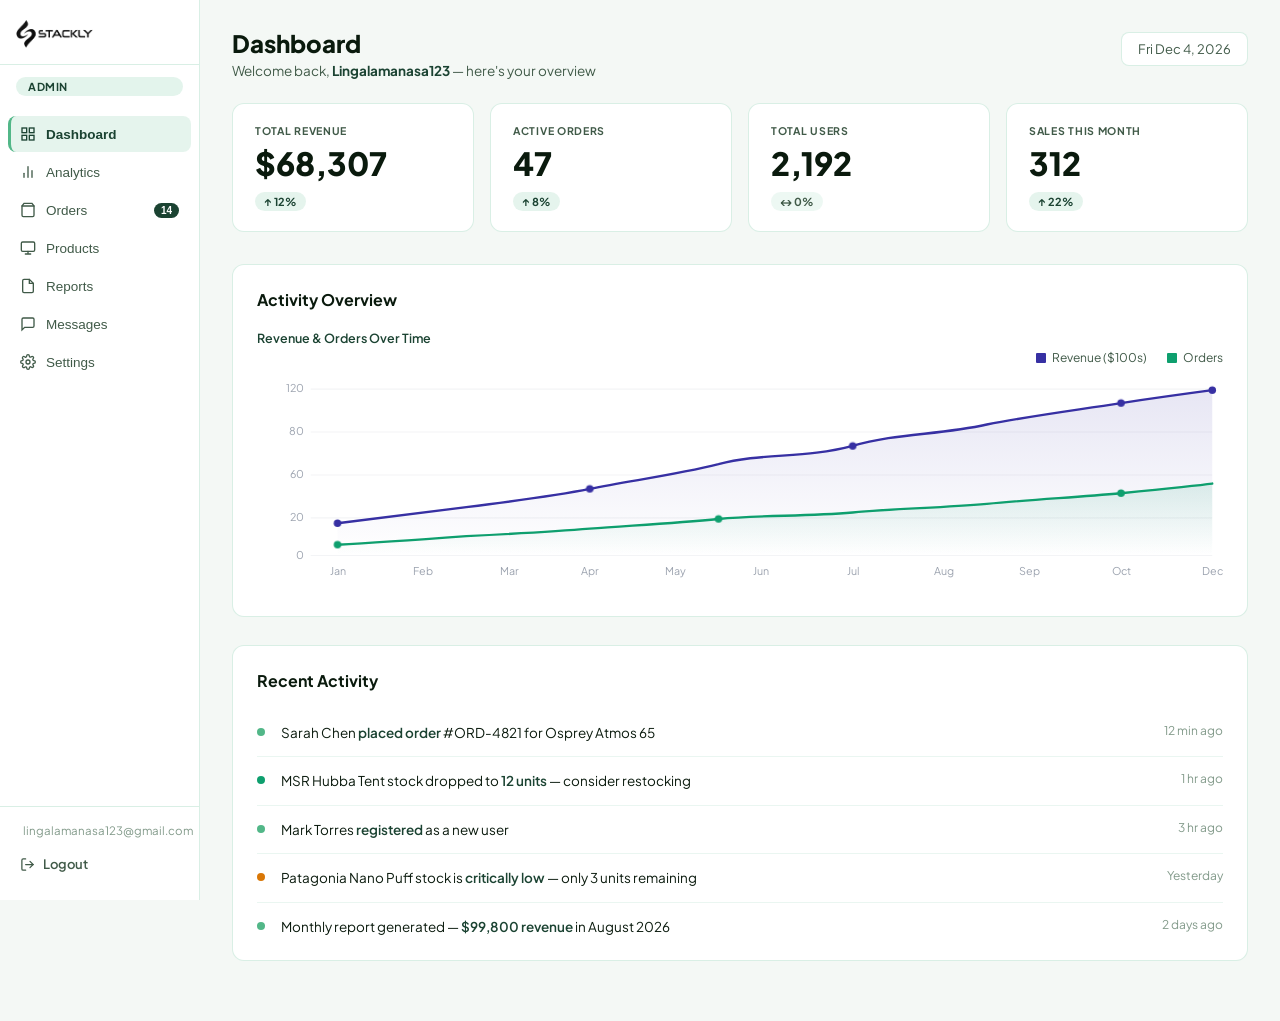
<file: dashboard.html>
<!DOCTYPE html>
<html lang="en">
<head>
  <meta charset="UTF-8" />
  <meta name="viewport" content="width=device-width, initial-scale=1.0" />
  <title>Admin Dashboard – Stackly Outdoor Store</title>
  <meta name="description" content="Admin control panel for Stackly Outdoor Store. Manage orders, products, revenue and users." />
  <link rel="icon" type="image/webp" href="assets/logo.webp" />
  <link rel="preconnect" href="https://fonts.googleapis.com" />
  <link rel="preconnect" href="https://fonts.gstatic.com" crossorigin />
  <link href="https://fonts.googleapis.com/css2?family=Plus+Jakarta+Sans:wght@300;400;500;600;700;800&display=swap" rel="stylesheet" />
  <style>
    *, *::before, *::after { box-sizing: border-box; margin: 0; padding: 0; }

    :root {
      --indigo: #1b4332;
      --indigo-light: #f4f8f5;
      --indigo-bg: rgba(82, 183, 136, 0.18);
      --green: #2d6a4f;
      --green-light: rgba(82, 183, 136, 0.12);
      --red: #0a1a0d;
      --sidebar-w: 200px;
      --text: #0a1a0d;
      --text2: #405a48;
      --text3: #829a8a;
      --border: rgba(82, 183, 136, 0.22);
      --bg: #f4f8f5;
    }

    html, body { height: 100%; font-family: 'Plus Jakarta Sans', sans-serif; background: var(--bg); color: var(--text); }

    /* ===== LAYOUT ===== */
    .ad-layout { display: flex; min-height: 100vh; }

    /* ===== SIDEBAR ===== */
    .ad-sidebar {
      width: var(--sidebar-w);
      min-width: var(--sidebar-w);
      background: #fff;
      border-right: 1px solid var(--border);
      display: flex;
      flex-direction: column;
      padding: 20px 0;
      position: sticky;
      top: 0;
      height: 100vh;
      overflow-y: auto;
    }
    .ad-brand {
      display: flex;
      align-items: center;
      gap: 8px;
      padding: 0 16px 16px;
      border-bottom: 1px solid var(--border);
      text-decoration: none;
      margin-bottom: 12px;
    }
    .ad-brand img { height: 28px; width: auto; }
    .ad-brand-name { font-size: 14px; font-weight: 800; color: #0a1a0d; }

    .ad-role-badge {
      margin: 0 16px 20px;
      display: inline-block;
      background: rgba(82, 183, 136, 0.16);
      color: #1b4332;
      font-size: 11px;
      font-weight: 700;
      padding: 3px 12px;
      border-radius: 20px;
      letter-spacing: 0.5px;
    }

    .ad-nav { flex: 1; display: flex; flex-direction: column; padding: 0 8px; gap: 2px; }
    .ad-nav-link {
      display: flex;
      align-items: center;
      gap: 10px;
      padding: 10px 12px;
      border-radius: 8px;
      text-decoration: none;
      font-size: 13.5px;
      font-weight: 500;
      color: var(--text2);
      transition: all 0.15s;
      cursor: pointer;
      border: none;
      background: transparent;
      width: 100%;
      text-align: left;
    }
    .ad-nav-link:hover { background: rgba(82, 183, 136, 0.08); color: var(--text); }
    .ad-nav-link.active {
      background: rgba(82, 183, 136, 0.15);
      color: #1b4332;
      font-weight: 700;
      border-left: 3px solid #52b788;
      padding-left: 9px;
    }
    .ad-nav-badge {
      margin-left: auto;
      background: #1b4332;
      color: #fff;
      font-size: 10px;
      font-weight: 800;
      padding: 2px 7px;
      border-radius: 20px;
    }

    .ad-sidebar-bottom {
      padding: 16px 16px 0;
      border-top: 1px solid var(--border);
      margin-top: 12px;
    }
    .ad-email { font-size: 11.5px; color: var(--text3); margin-bottom: 10px; display: flex; align-items: center; gap: 7px; }
    .ad-logout {
      display: flex; align-items: center; gap: 8px;
      font-size: 13px; font-weight: 600; color: var(--text2);
      text-decoration: none; padding: 8px 4px; border-radius: 7px; transition: all 0.15s;
    }
    .ad-logout:hover { color: #52b788; }

    /* ===== MAIN ===== */
    .ad-main { flex: 1; min-width: 0; display: flex; flex-direction: column; }

    /* TOPBAR */
    .ad-topbar {
      display: flex;
      align-items: flex-start;
      justify-content: space-between;
      padding: 28px 32px 0;
      margin-bottom: 24px;
    }
    .ad-topbar h1 { font-size: 24px; font-weight: 800; color: var(--text); margin-bottom: 4px; }
    .ad-topbar-sub { font-size: 13.5px; color: var(--text2); }
    .ad-topbar-sub strong { color: #1b4332; }
    .ad-date {
      font-size: 13px; color: var(--text2);
      background: #fff; border: 1px solid var(--border);
      padding: 8px 16px; border-radius: 8px; white-space: nowrap; margin-top: 4px;
    }

    /* CONTENT */
    .ad-content { padding: 0 32px 32px; flex: 1; }
    .ad-tab-panel { display: none; }
    .ad-tab-panel.active { display: block; }

    /* KPI CARDS */
    .kpi-row { display: grid; grid-template-columns: repeat(4,1fr); gap: 16px; margin-bottom: 32px; }
    .kpi-card { background: #fff; border: 1px solid var(--border); border-radius: 12px; padding: 20px 22px; transition: box-shadow 0.2s; }
    .kpi-card:hover { box-shadow: 0 4px 16px rgba(10,26,13,0.07); }
    .kpi-label { font-size: 10.5px; font-weight: 700; text-transform: uppercase; letter-spacing: 0.7px; color: var(--text2); margin-bottom: 10px; }
    .kpi-val { font-size: 32px; font-weight: 800; color: var(--text); line-height: 1; margin-bottom: 10px; }
    .kpi-badge { display: inline-flex; align-items: center; gap: 4px; font-size: 11px; font-weight: 700; padding: 3px 9px; border-radius: 20px; }
    .kpi-badge.up { background: rgba(82, 183, 136, 0.15); color: #1b4332; }
    .kpi-badge.dn { background: rgba(10, 26, 13, 0.08); color: #0a1a0d; }
    .kpi-badge.neutral { background: rgba(82, 183, 136, 0.1); color: #405a48; }

    /* CHART SECTION */
    .chart-section { background: #fff; border: 1px solid var(--border); border-radius: 12px; padding: 24px; margin-bottom: 28px; }
    .chart-section-title { font-size: 16px; font-weight: 700; color: var(--text); margin-bottom: 20px; }
    .chart-label { font-size: 12.5px; font-weight: 600; color: #1b4332; margin-bottom: 4px; }
    .chart-legend { display: flex; align-items: center; gap: 20px; justify-content: flex-end; margin-bottom: 8px; }
    .legend-item { display: flex; align-items: center; gap: 6px; font-size: 12px; color: var(--text2); }
    .legend-dot { width: 10px; height: 10px; border-radius: 1px; }
    svg.line-chart { width: 100%; overflow: visible; }

    /* TABLES */
    .tbl-wrap { background: #fff; border: 1px solid var(--border); border-radius: 12px; overflow-x: auto; -webkit-overflow-scrolling: touch; width: 100%; max-width: 100%; box-sizing: border-box; margin-bottom: 28px; }
    .tbl-head { display: flex; align-items: center; justify-content: space-between; padding: 18px 22px; border-bottom: 1px solid var(--border); }
    .tbl-head h2 { font-size: 15px; font-weight: 700; }
    table.dtbl { width: 100%; border-collapse: collapse; }
    table.dtbl th { padding: 11px 20px; font-size: 11px; font-weight: 700; text-transform: uppercase; letter-spacing: 0.5px; color: var(--text3); background: #f4f8f5; text-align: left; border-bottom: 1px solid var(--border); }
    table.dtbl td { padding: 13px 20px; font-size: 13.5px; color: var(--text2); border-bottom: 1px solid rgba(82, 183, 136, 0.12); vertical-align: middle; }
    table.dtbl tr:last-child td { border-bottom: none; }
    table.dtbl tr:hover td { background: rgba(82, 183, 136, 0.04); }
    .sbadge { display: inline-flex; align-items: center; gap: 5px; padding: 3px 10px; border-radius: 20px; font-size: 11px; font-weight: 700; }
    .sbadge.active { background: rgba(82, 183, 136, 0.16); color: #1b4332; }
    .sbadge.pending { background: rgba(82, 183, 136, 0.1); color: #2d6a4f; }
    .sbadge.shipped { background: rgba(82, 183, 136, 0.14); color: #1b4332; }
    .sbadge.cancelled { background: rgba(10, 26, 13, 0.08); color: #0a1a0d; }
    .sbadge.low { background: rgba(82, 183, 136, 0.12); color: #2d6a4f; }
    .sdot { width: 5px; height: 5px; border-radius: 50%; background: currentColor; }

    /* ACTIVITY */
    .activity-section { background: #fff; border: 1px solid var(--border); border-radius: 12px; padding: 24px; margin-bottom: 28px; }
    .activity-section h2 { font-size: 16px; font-weight: 700; margin-bottom: 18px; }
    .activity-list { display: flex; flex-direction: column; }
    .activity-item { display: flex; align-items: flex-start; justify-content: space-between; padding: 14px 0; border-bottom: 1px solid rgba(82, 183, 136, 0.12); gap: 16px; }
    .activity-item:last-child { border-bottom: none; padding-bottom: 0; }
    .activity-dot { width: 8px; height: 8px; border-radius: 50%; background: #52b788; flex-shrink: 0; margin-top: 5px; }
    .activity-text { flex: 1; font-size: 13.5px; color: var(--text); line-height: 1.45; }
    .activity-text .lnk { color: #1b4332; font-weight: 600; }
    .activity-time { font-size: 12px; color: var(--text3); white-space: nowrap; }

    /* SETTINGS */
    .settings-card { background: #fff; border: 1px solid var(--border); border-radius: 12px; padding: 28px; margin-bottom: 20px; }
    .settings-card h3 { font-size: 15px; font-weight: 700; margin-bottom: 20px; }
    .form-row { display: grid; grid-template-columns: 1fr 1fr; gap: 16px; margin-bottom: 16px; }
    .fg { display: flex; flex-direction: column; gap: 6px; }
    .fg label { font-size: 12px; font-weight: 700; color: var(--text2); }
    .fg input, .fg select, .fg textarea { background: #ffffff; border: 1px solid var(--border); border-radius: 8px; padding: 10px 14px; font-size: 14px; font-family: inherit; color: var(--text); outline: none; transition: border-color 0.18s; resize: none; }
    .fg input:focus, .fg select:focus { border-color: #52b788; box-shadow: 0 0 0 3px rgba(82, 183, 136, 0.12); }
    .btn-indigo { background: #1b4332; color: #fff; border: none; border-radius: 8px; padding: 11px 24px; font-size: 13.5px; font-weight: 700; cursor: pointer; font-family: inherit; transition: all 0.2s; }
    .btn-indigo:hover { background: #52b788; color: #0a1a0d; }
    .btn-export { background: #fff; border: 1.5px solid var(--border); color: var(--text2); font-size: 13px; font-weight: 600; padding: 8px 16px; border-radius: 8px; cursor: pointer; font-family: inherit; transition: all 0.18s; }
    .btn-export:hover { border-color: #52b788; color: #1b4332; }

    /* MOBILE */
    .ad-mobile-topbar { display: none; align-items: center; justify-content: space-between; padding: 14px 18px; background: #fff; border-bottom: 1px solid var(--border); }
    .ad-hamburger { background: rgba(82, 183, 136, 0.1); border: 1px solid var(--border); color: var(--text); width: 36px; height: 36px; border-radius: 8px; display: flex; align-items: center; justify-content: center; cursor: pointer; }
    .ad-backdrop { display: none; position: fixed; inset: 0; background: rgba(10,26,13,0.45); z-index: 90; }
    .ad-backdrop.show { display: block; }

    @keyframes fadeUp { from{opacity:0;transform:translateY(10px);} to{opacity:1;transform:translateY(0);} }
    @keyframes drawPath { from{stroke-dashoffset:2000;} to{stroke-dashoffset:0;} }
    .fade-up { animation: fadeUp 0.4s ease both; }
    .fade-up:nth-child(1){animation-delay:0s} .fade-up:nth-child(2){animation-delay:.07s} .fade-up:nth-child(3){animation-delay:.14s} .fade-up:nth-child(4){animation-delay:.21s}

    .reports-grid {
      display: grid;
      grid-template-columns: repeat(3, 1fr);
      gap: 16px;
      width: 100%;
      box-sizing: border-box;
    }

    @media (max-width: 1024px) {
      .kpi-row { grid-template-columns: repeat(2, 1fr); gap: 14px; margin-bottom: 24px; }
      .reports-grid { grid-template-columns: repeat(2, 1fr); gap: 14px; }
      .ad-topbar { padding: 22px 24px 0; }
      .ad-content { padding: 0 24px 24px; }
    }

    @media (max-width: 780px) {
      .ad-layout { width: 100%; max-width: 100%; overflow-x: hidden; }
      .ad-main { width: 100%; max-width: 100%; min-width: 0; overflow-x: hidden; }
      .ad-sidebar { position: fixed; left: 0; top: 0; z-index: 100; transform: translateX(-100%); transition: transform 0.28s cubic-bezier(0.4, 0, 0.2, 1); height: 100vh; width: 260px; max-width: 80vw; box-shadow: 0 0 24px rgba(0, 0, 0, 0.35); }
      .ad-sidebar.open { transform: translateX(0); }
      .ad-mobile-topbar { display: flex; align-items: center; justify-content: space-between; padding: 14px 16px; background: #ffffff; border-bottom: 1px solid var(--border); position: sticky; top: 0; z-index: 40; }
      .ad-topbar { padding: 16px 16px 0; flex-direction: column; align-items: flex-start; gap: 10px; width: 100%; box-sizing: border-box; }
      .ad-topbar h1 { font-size: 22px; }
      .ad-topbar-sub { font-size: 13px; line-height: 1.4; word-break: break-word; }
      .ad-date { width: 100%; box-sizing: border-box; text-align: center; font-size: 12px; padding: 7px 12px; margin-top: 0; }
      .ad-content { padding: 0 16px 24px; width: 100%; max-width: 100%; box-sizing: border-box; overflow-x: hidden; }
      
      /* Activity Overview Card & Chart */
      .chart-section { padding: 18px 14px; width: 100%; max-width: 100%; box-sizing: border-box; overflow: hidden; margin-bottom: 20px; }
      .chart-section-title { font-size: 15px; margin-bottom: 8px; }
      .chart-label { font-size: 12px; }
      .chart-legend { justify-content: flex-start; flex-wrap: wrap; gap: 8px 14px; margin-bottom: 10px; font-size: 11.5px; }
      svg.line-chart { display: block; width: 100% !important; max-width: 100% !important; height: auto !important; overflow: hidden; }
      
      /* Tables */
      .tbl-wrap { width: 100% !important; max-width: 100% !important; box-sizing: border-box; overflow-x: auto !important; -webkit-overflow-scrolling: touch; margin-bottom: 20px; }
      .tbl-head { padding: 14px 16px; }
      table.dtbl th, table.dtbl td { padding: 10px 14px; font-size: 12.5px; white-space: nowrap; }

      /* Activity Section */
      .activity-section { padding: 18px 14px; width: 100%; max-width: 100%; box-sizing: border-box; margin-bottom: 20px; }
      .activity-item { flex-direction: column; align-items: flex-start; gap: 4px; padding: 12px 0; width: 100%; box-sizing: border-box; }
      .activity-time { font-size: 11px; margin-left: 18px; }

      /* Settings */
      .settings-card { padding: 20px 14px; width: 100%; max-width: 100%; box-sizing: border-box; }
      .form-row { grid-template-columns: 1fr; gap: 12px; width: 100%; box-sizing: border-box; }
      .fg input, .fg select, .fg textarea { width: 100%; box-sizing: border-box; }
    }

    @media (max-width: 640px) {
      .kpi-row { grid-template-columns: 1fr !important; gap: 12px; margin-bottom: 20px; }
      .reports-grid { grid-template-columns: 1fr !important; gap: 14px; }
      .reports-grid .activity-section { width: 100% !important; max-width: 100% !important; box-sizing: border-box !important; }
      .kpi-card { padding: 16px 18px; width: 100%; max-width: 100%; box-sizing: border-box; }
      .kpi-val { font-size: 28px; }
      .ad-content { padding: 0 12px 20px; }
      .ad-topbar { padding: 14px 12px 0; }
      .chart-section { padding: 14px 12px; }
      .activity-section { padding: 14px 12px; }
      .settings-card { padding: 16px 12px; }

      /* Responsive Table Cards on Mobile */
      .tbl-wrap { background: transparent !important; border: none !important; box-shadow: none !important; overflow: visible !important; width: 100% !important; margin-bottom: 20px; }
      .tbl-head { background: #ffffff; border: 1px solid var(--border); border-radius: 12px; padding: 14px 16px; margin-bottom: 12px; }
      table.dtbl, table.dtbl thead, table.dtbl tbody, table.dtbl th, table.dtbl td, table.dtbl tr { display: block; width: 100% !important; box-sizing: border-box; }
      table.dtbl thead { display: none; }
      table.dtbl tbody { display: flex; flex-direction: column; gap: 12px; }
      table.dtbl tr { background: #ffffff; border: 1px solid var(--border); border-radius: 12px; padding: 14px 16px; box-shadow: 0 2px 8px rgba(10, 26, 13, 0.04); }
      table.dtbl td { padding: 7px 0 !important; border-bottom: 1px dashed rgba(82, 183, 136, 0.18) !important; display: flex; justify-content: space-between; align-items: center; font-size: 13px; text-align: right; white-space: normal !important; }
      table.dtbl td:last-child { border-bottom: none !important; padding-bottom: 0 !important; }
      table.dtbl td::before { content: attr(data-label); font-weight: 700; font-size: 11px; text-transform: uppercase; letter-spacing: 0.5px; color: var(--text3); margin-right: 12px; text-align: left; flex-shrink: 0; }
    }
  </style>
</head>
<body>

<div class="ad-backdrop" id="ad-backdrop" onclick="adCloseSidebar()"></div>

<div class="ad-layout">

  <!-- ===== SIDEBAR ===== -->
  <aside class="ad-sidebar" id="ad-sidebar">
    <a href="dashboard.html" onclick="navigateDashboardHome('admin', event); return false;" class="ad-brand" id="ad-brand-logo" title="Admin Dashboard Home" aria-label="Admin Dashboard Home">
      <img src="https://raw.githubusercontent.com/lingalamanasa/Outdoor-Camping-Store/main/assets/logo.webp" alt="Stackly" class="brand-logo-img" onerror="this.onerror=null; this.src='assets/logo.webp';" />
    </a>
    <div class="ad-role-badge">ADMIN</div>

    <nav class="ad-nav">
      <button class="ad-nav-link active" id="adnav-dashboard" onclick="adSwitch('dashboard')">
        <svg width="16" height="16" viewBox="0 0 24 24" fill="none" stroke="currentColor" stroke-width="2" stroke-linecap="round"><rect x="3" y="3" width="7" height="7"/><rect x="14" y="3" width="7" height="7"/><rect x="14" y="14" width="7" height="7"/><rect x="3" y="14" width="7" height="7"/></svg>
        Dashboard
      </button>
      <button class="ad-nav-link" id="adnav-analytics" onclick="adSwitch('analytics')">
        <svg width="16" height="16" viewBox="0 0 24 24" fill="none" stroke="currentColor" stroke-width="2" stroke-linecap="round"><line x1="18" y1="20" x2="18" y2="10"/><line x1="12" y1="20" x2="12" y2="4"/><line x1="6" y1="20" x2="6" y2="14"/></svg>
        Analytics
      </button>
      <button class="ad-nav-link" id="adnav-orders" onclick="adSwitch('orders')">
        <svg width="16" height="16" viewBox="0 0 24 24" fill="none" stroke="currentColor" stroke-width="2" stroke-linecap="round"><path d="M6 2L3 6v14a2 2 0 002 2h14a2 2 0 002-2V6l-3-4z"/><line x1="3" y1="6" x2="21" y2="6"/></svg>
        Orders <span class="ad-nav-badge">14</span>
      </button>
      <button class="ad-nav-link" id="adnav-products" onclick="adSwitch('products')">
        <svg width="16" height="16" viewBox="0 0 24 24" fill="none" stroke="currentColor" stroke-width="2" stroke-linecap="round"><rect x="2" y="3" width="20" height="14" rx="2"/><path d="M8 21h8M12 17v4"/></svg>
        Products
      </button>
      <button class="ad-nav-link" id="adnav-reports" onclick="adSwitch('reports')">
        <svg width="16" height="16" viewBox="0 0 24 24" fill="none" stroke="currentColor" stroke-width="2" stroke-linecap="round"><path d="M14 2H6a2 2 0 00-2 2v16a2 2 0 002 2h12a2 2 0 002-2V8z"/><polyline points="14 2 14 8 20 8"/></svg>
        Reports
      </button>
      <button class="ad-nav-link" id="adnav-messages" onclick="adSwitch('messages')">
        <svg width="16" height="16" viewBox="0 0 24 24" fill="none" stroke="currentColor" stroke-width="2" stroke-linecap="round"><path d="M21 15a2 2 0 01-2 2H7l-4 4V5a2 2 0 012-2h14a2 2 0 012 2z"/></svg>
        Messages
      </button>
      <button class="ad-nav-link" id="adnav-settings" onclick="adSwitch('settings')">
        <svg width="16" height="16" viewBox="0 0 24 24" fill="none" stroke="currentColor" stroke-width="2" stroke-linecap="round"><circle cx="12" cy="12" r="3"/><path d="M19.4 15a1.65 1.65 0 00.33 1.82l.06.06a2 2 0 010 2.83 2 2 0 01-2.83 0l-.06-.06a1.65 1.65 0 00-1.82-.33 1.65 1.65 0 00-1 1.51V21a2 2 0 01-2 2 2 2 0 01-2-2v-.09A1.65 1.65 0 009 19.4a1.65 1.65 0 00-1.82.33l-.06.06a2 2 0 01-2.83-2.83l.06-.06A1.65 1.65 0 004.68 15a1.65 1.65 0 00-1.51-1H3a2 2 0 01-2-2 2 2 0 012-2h.09A1.65 1.65 0 004.6 9a1.65 1.65 0 00-.33-1.82l-.06-.06a2 2 0 012.83-2.83l.06.06A1.65 1.65 0 009 4.68a1.65 1.65 0 001-1.51V3a2 2 0 012-2 2 2 0 012 2v.09a1.65 1.65 0 001 1.51 1.65 1.65 0 001.82-.33l.06-.06a2 2 0 012.83 2.83l-.06.06A1.65 1.65 0 0019.4 9a1.65 1.65 0 001.51 1H21a2 2 0 012 2 2 2 0 01-2 2h-.09a1.65 1.65 0 00-1.51 1z"/></svg>
        Settings
      </button>
    </nav>

    <div class="ad-sidebar-bottom">
      <div class="ad-email">
        <svg width="13" height="13" viewBox="0 0 24 24" fill="none" stroke="currentColor" stroke-width="2"><path d="M4 4h16c1.1 0 2 .9 2 2v12c0 1.1-.9 2-2 2H4c-1.1 0-2-.9-2-2V6c0-1.1.9-2 2-2z"/><polyline points="22,6 12,13 2,6"/></svg>
        <span class="dash-user-email-disp">lingalamanasa123@gmail.com</span>
      </div>
      <a href="index.html" class="ad-logout">
        <svg width="15" height="15" viewBox="0 0 24 24" fill="none" stroke="currentColor" stroke-width="2" stroke-linecap="round"><path d="M9 21H5a2 2 0 01-2-2V5a2 2 0 012-2h4"/><polyline points="16 17 21 12 16 7"/><line x1="21" y1="12" x2="9" y2="12"/></svg>
        Logout
      </a>
    </div>
  </aside>

  <!-- ===== MAIN ===== -->
  <div class="ad-main">

    <!-- MOBILE BAR -->
    <div class="ad-mobile-topbar">
      <button class="ad-hamburger" onclick="adOpenSidebar()" aria-label="Open menu">
        <svg width="18" height="18" viewBox="0 0 24 24" fill="none" stroke="currentColor" stroke-width="2.2"><line x1="3" y1="6" x2="21" y2="6"/><line x1="3" y1="12" x2="21" y2="12"/><line x1="3" y1="18" x2="21" y2="18"/></svg>
      </button>
      <a href="dashboard.html" onclick="navigateDashboardHome('admin', event); return false;" class="ad-mobile-brand" title="Stackly Admin Dashboard" style="display:flex; flex-direction:column; align-items:center; justify-content:center; text-decoration:none; gap:3px;">
        <img src="https://raw.githubusercontent.com/lingalamanasa/Outdoor-Camping-Store/main/assets/logo.webp" alt="Stackly" class="brand-logo-img dark-version" onerror="this.onerror=null; this.src='assets/logo.webp';" style="height:24px; width:auto; display:block; filter:none !important;" />
        <span style="font-weight:700;font-size:12px;color:#111827;letter-spacing:0.2px;">Admin Dashboard</span>
      </a>
      <div style="width:36px;"></div>
    </div>

    <!-- ===== DASHBOARD TAB ===== -->
    <div class="ad-tab-panel active" id="ad-tab-dashboard">
      <div class="ad-topbar">
        <div>
          <h1>Dashboard</h1>
          <p class="ad-topbar-sub">Welcome back, <strong class="dash-user-disp-name">Lingalamanasa123</strong> — here's your overview</p>
        </div>
        <div class="ad-date" id="ad-date"></div>
      </div>
      <div class="ad-content">

        <!-- 4 KPI CARDS -->
        <div class="kpi-row">
          <div class="kpi-card fade-up">
            <div class="kpi-label">Total Revenue</div>
            <div class="kpi-val">$<span id="adkpi-rev">0</span></div>
            <span class="kpi-badge up">↑ 12%</span>
          </div>
          <div class="kpi-card fade-up">
            <div class="kpi-label">Active Orders</div>
            <div class="kpi-val" id="adkpi-orders">0</div>
            <span class="kpi-badge up">↑ 8%</span>
          </div>
          <div class="kpi-card fade-up">
            <div class="kpi-label">Total Users</div>
            <div class="kpi-val" id="adkpi-users">0</div>
            <span class="kpi-badge neutral">↔ 0%</span>
          </div>
          <div class="kpi-card fade-up">
            <div class="kpi-label">Sales This Month</div>
            <div class="kpi-val" id="adkpi-sales">0</div>
            <span class="kpi-badge up">↑ 22%</span>
          </div>
        </div>

        <!-- CHART -->
        <div class="chart-section">
          <h2 class="chart-section-title">Activity Overview</h2>
          <div class="chart-label">Revenue &amp; Orders Over Time</div>
          <div class="chart-legend">
            <span class="legend-item"><span class="legend-dot" style="background:#3730a3;"></span>Revenue ($100s)</span>
            <span class="legend-item"><span class="legend-dot" style="background:#0e9f6e;"></span>Orders</span>
          </div>
          <svg class="line-chart" viewBox="0 0 900 200">
            <defs>
              <linearGradient id="indigoAreaGrad" x1="0" y1="0" x2="0" y2="1">
                <stop offset="0%" stop-color="#3730a3" stop-opacity="0.12"/>
                <stop offset="100%" stop-color="#3730a3" stop-opacity="0"/>
              </linearGradient>
              <linearGradient id="greenAreaGrad2" x1="0" y1="0" x2="0" y2="1">
                <stop offset="0%" stop-color="#0e9f6e" stop-opacity="0.12"/>
                <stop offset="100%" stop-color="#0e9f6e" stop-opacity="0"/>
              </linearGradient>
            </defs>
            <line x1="50" y1="15" x2="890" y2="15" stroke="#f3f4f6" stroke-width="1"/>
            <line x1="50" y1="55" x2="890" y2="55" stroke="#f3f4f6" stroke-width="1"/>
            <line x1="50" y1="95" x2="890" y2="95" stroke="#f3f4f6" stroke-width="1"/>
            <line x1="50" y1="135" x2="890" y2="135" stroke="#f3f4f6" stroke-width="1"/>
            <line x1="50" y1="170" x2="890" y2="170" stroke="#f3f4f6" stroke-width="1"/>
            <text x="44" y="18" fill="#9ca3af" font-size="10" font-family="Plus Jakarta Sans" text-anchor="end">120</text>
            <text x="44" y="58" fill="#9ca3af" font-size="10" font-family="Plus Jakarta Sans" text-anchor="end">80</text>
            <text x="44" y="98" fill="#9ca3af" font-size="10" font-family="Plus Jakarta Sans" text-anchor="end">60</text>
            <text x="44" y="138" fill="#9ca3af" font-size="10" font-family="Plus Jakarta Sans" text-anchor="end">20</text>
            <text x="44" y="173" fill="#9ca3af" font-size="10" font-family="Plus Jakarta Sans" text-anchor="end">0</text>

            <path d="M 75 140 C 115 135 155 130 195 125 C 235 120 275 115 310 108 C 350 100 390 95 430 85 C 470 74 510 80 555 68 C 595 56 635 58 680 48 C 720 40 760 35 805 28 C 845 22 875 18 890 16 L 890 170 L 75 170 Z" fill="url(#indigoAreaGrad)"/>
            <path d="M 75 140 C 115 135 155 130 195 125 C 235 120 275 115 310 108 C 350 100 390 95 430 85 C 470 74 510 80 555 68 C 595 56 635 58 680 48 C 720 40 760 35 805 28 C 845 22 875 18 890 16" fill="none" stroke="#3730a3" stroke-width="2.2" stroke-linecap="round" stroke-dasharray="2000" stroke-dashoffset="2000" style="animation: drawPath 2s ease forwards 0.4s;"/>

            <path d="M 75 160 C 115 158 155 155 195 152 C 235 150 275 148 310 145 C 350 142 390 140 430 136 C 470 132 510 134 555 130 C 595 126 635 126 680 122 C 720 118 760 116 805 112 C 845 108 875 105 890 103 L 890 170 L 75 170 Z" fill="url(#greenAreaGrad2)"/>
            <path d="M 75 160 C 115 158 155 155 195 152 C 235 150 275 148 310 145 C 350 142 390 140 430 136 C 470 132 510 134 555 130 C 595 126 635 126 680 122 C 720 118 760 116 805 112 C 845 108 875 105 890 103" fill="none" stroke="#0e9f6e" stroke-width="2.2" stroke-linecap="round" stroke-dasharray="2000" stroke-dashoffset="2000" style="animation: drawPath 2s ease forwards 0.7s;"/>

            <circle cx="75" cy="140" r="3.5" fill="#3730a3" opacity="0" style="animation: fadeUp 0.3s ease forwards 2.3s;"/>
            <circle cx="310" cy="108" r="3.5" fill="#3730a3" opacity="0" style="animation: fadeUp 0.3s ease forwards 2.5s;"/>
            <circle cx="555" cy="68" r="3.5" fill="#3730a3" opacity="0" style="animation: fadeUp 0.3s ease forwards 2.7s;"/>
            <circle cx="805" cy="28" r="3.5" fill="#3730a3" opacity="0" style="animation: fadeUp 0.3s ease forwards 2.9s;"/>
            <circle cx="890" cy="16" r="3.5" fill="#3730a3" opacity="0" style="animation: fadeUp 0.3s ease forwards 3.1s;"/>
            <circle cx="75" cy="160" r="3.5" fill="#0e9f6e" opacity="0" style="animation: fadeUp 0.3s ease forwards 2.4s;"/>
            <circle cx="430" cy="136" r="3.5" fill="#0e9f6e" opacity="0" style="animation: fadeUp 0.3s ease forwards 2.65s;"/>
            <circle cx="805" cy="112" r="3.5" fill="#0e9f6e" opacity="0" style="animation: fadeUp 0.3s ease forwards 2.95s;"/>

            <text x="75" y="188" fill="#9ca3af" font-size="10" font-family="Plus Jakarta Sans" text-anchor="middle">Jan</text>
            <text x="155" y="188" fill="#9ca3af" font-size="10" font-family="Plus Jakarta Sans" text-anchor="middle">Feb</text>
            <text x="235" y="188" fill="#9ca3af" font-size="10" font-family="Plus Jakarta Sans" text-anchor="middle">Mar</text>
            <text x="310" y="188" fill="#9ca3af" font-size="10" font-family="Plus Jakarta Sans" text-anchor="middle">Apr</text>
            <text x="390" y="188" fill="#9ca3af" font-size="10" font-family="Plus Jakarta Sans" text-anchor="middle">May</text>
            <text x="470" y="188" fill="#9ca3af" font-size="10" font-family="Plus Jakarta Sans" text-anchor="middle">Jun</text>
            <text x="555" y="188" fill="#9ca3af" font-size="10" font-family="Plus Jakarta Sans" text-anchor="middle">Jul</text>
            <text x="640" y="188" fill="#9ca3af" font-size="10" font-family="Plus Jakarta Sans" text-anchor="middle">Aug</text>
            <text x="720" y="188" fill="#9ca3af" font-size="10" font-family="Plus Jakarta Sans" text-anchor="middle">Sep</text>
            <text x="805" y="188" fill="#9ca3af" font-size="10" font-family="Plus Jakarta Sans" text-anchor="middle">Oct</text>
            <text x="890" y="188" fill="#9ca3af" font-size="10" font-family="Plus Jakarta Sans" text-anchor="middle">Dec</text>
          </svg>
        </div>

        <!-- RECENT ACTIVITY -->
        <div class="activity-section">
          <h2>Recent Activity</h2>
          <div class="activity-list">
            <div class="activity-item"><div class="activity-dot"></div><div class="activity-text">Sarah Chen <span class="lnk">placed order</span> #ORD-4821 for Osprey Atmos 65</div><div class="activity-time">12 min ago</div></div>
            <div class="activity-item"><div class="activity-dot" style="background:#0e9f6e;"></div><div class="activity-text">MSR Hubba Tent stock dropped to <span class="lnk">12 units</span> — consider restocking</div><div class="activity-time">1 hr ago</div></div>
            <div class="activity-item"><div class="activity-dot"></div><div class="activity-text">Mark Torres <span class="lnk">registered</span> as a new user</div><div class="activity-time">3 hr ago</div></div>
            <div class="activity-item"><div class="activity-dot" style="background:#d97706;"></div><div class="activity-text">Patagonia Nano Puff stock is <span class="lnk">critically low</span> — only 3 units remaining</div><div class="activity-time">Yesterday</div></div>
            <div class="activity-item"><div class="activity-dot"></div><div class="activity-text">Monthly report generated — <span class="lnk">$99,800 revenue</span> in August 2026</div><div class="activity-time">2 days ago</div></div>
          </div>
        </div>
      </div>
    </div>

    <!-- ===== ANALYTICS TAB ===== -->
    <div class="ad-tab-panel" id="ad-tab-analytics">
      <div class="ad-topbar"><div><h1>Analytics</h1><p class="ad-topbar-sub">Store performance metrics and trends</p></div></div>
      <div class="ad-content">
        <div class="kpi-row">
          <div class="kpi-card"><div class="kpi-label">Conversion Rate</div><div class="kpi-val"><span id="adkpi-conv">0</span>%</div><span class="kpi-badge up">↑ 1.2%</span></div>
          <div class="kpi-card"><div class="kpi-label">Avg. Order Value</div><div class="kpi-val">$<span id="adkpi-aov">0</span></div><span class="kpi-badge up">↑ 5.7%</span></div>
          <div class="kpi-card"><div class="kpi-label">Return Rate</div><div class="kpi-val">3%</div><span class="kpi-badge dn">↑ 0.5%</span></div>
          <div class="kpi-card"><div class="kpi-label">New Users (Month)</div><div class="kpi-val" id="adkpi-newusers">0</div><span class="kpi-badge up">↑ 8.2%</span></div>
        </div>
        <div class="activity-section"><h2>Category Performance</h2>
          <div class="activity-list">
            <div class="activity-item"><div class="activity-dot"></div><div class="activity-text">Tents &amp; Camping</div><div class="activity-time">38% · $37,924</div></div>
            <div class="activity-item"><div class="activity-dot" style="background:#3b82f6;"></div><div class="activity-text">Apparel</div><div class="activity-time">28% · $27,944</div></div>
            <div class="activity-item"><div class="activity-dot" style="background:#0e9f6e;"></div><div class="activity-text">Footwear</div><div class="activity-time">20% · $19,960</div></div>
            <div class="activity-item"><div class="activity-dot" style="background:#d97706;"></div><div class="activity-text">Tools &amp; Accessories</div><div class="activity-time">14% · $13,972</div></div>
          </div>
        </div>
      </div>
    </div>

    <!-- ===== ORDERS TAB ===== -->
    <div class="ad-tab-panel" id="ad-tab-orders">
      <div class="ad-topbar"><div><h1>Order Management</h1><p class="ad-topbar-sub">All customer orders — manage and track</p></div><button class="btn-export" onclick="trigger404(event)" style="margin-top:4px;">Export CSV</button></div>
      <div class="ad-content">
        <div class="tbl-wrap">
          <div class="tbl-head"><h2>Recent Orders</h2><span style="font-size:12px;color:var(--text3);">312 Total</span></div>
          <table class="dtbl">
            <thead><tr><th>Order ID</th><th>Customer</th><th>Product</th><th>Date</th><th>Amount</th><th>Status</th></tr></thead>
            <tbody>
              <tr><td data-label="Order ID" style="font-weight:700;color:var(--text);">#4821</td><td data-label="Customer">Alex Hiker</td><td data-label="Product">Osprey Atmos 65</td><td data-label="Date">Aug 18, 2026</td><td data-label="Amount" style="font-weight:700;color:#059669;">$289.00</td><td data-label="Status"><span class="sbadge shipped"><span class="sdot"></span>Shipped</span></td></tr>
              <tr><td data-label="Order ID" style="font-weight:700;color:var(--text);">#4820</td><td data-label="Customer">Sarah Palmer</td><td data-label="Product">MSR Hubba Tent</td><td data-label="Date">Aug 18, 2026</td><td data-label="Amount" style="font-weight:700;color:#059669;">$499.99</td><td data-label="Status"><span class="sbadge active"><span class="sdot"></span>Delivered</span></td></tr>
              <tr><td data-label="Order ID" style="font-weight:700;color:var(--text);">#4819</td><td data-label="Customer">Mark Torres</td><td data-label="Product">Patagonia Nano Puff</td><td data-label="Date">Aug 17, 2026</td><td data-label="Amount" style="font-weight:700;color:#059669;">$249.00</td><td data-label="Status"><span class="sbadge pending"><span class="sdot"></span>Pending</span></td></tr>
              <tr><td data-label="Order ID" style="font-weight:700;color:var(--text);">#4818</td><td data-label="Customer">Jamie Lee</td><td data-label="Product">Salomon X Ultra 4</td><td data-label="Date">Aug 17, 2026</td><td data-label="Amount" style="font-weight:700;color:#059669;">$189.00</td><td data-label="Status"><span class="sbadge active"><span class="sdot"></span>Delivered</span></td></tr>
              <tr><td data-label="Order ID" style="font-weight:700;color:var(--text);">#4817</td><td data-label="Customer">Nina Reeves</td><td data-label="Product">Black Diamond Lamp</td><td data-label="Date">Aug 16, 2026</td><td data-label="Amount" style="font-weight:700;color:#059669;">$59.95</td><td data-label="Status"><span class="sbadge shipped"><span class="sdot"></span>Shipped</span></td></tr>
              <tr><td data-label="Order ID" style="font-weight:700;color:var(--text);">#4815</td><td data-label="Customer">Aria Jensen</td><td data-label="Product">Arc'teryx Beta Shell</td><td data-label="Date">Aug 14, 2026</td><td data-label="Amount" style="font-weight:700;color:#059669;">$599.00</td><td data-label="Status"><span class="sbadge cancelled"><span class="sdot"></span>Cancelled</span></td></tr>
            </tbody>
          </table>
        </div>
      </div>
    </div>

    <!-- ===== PRODUCTS TAB ===== -->
    <div class="ad-tab-panel" id="ad-tab-products">
      <div class="ad-topbar"><div><h1>Products</h1><p class="ad-topbar-sub">Gear catalog and inventory management</p></div><button class="btn-export" onclick="trigger404(event)" style="margin-top:4px;">+ Add Product</button></div>
      <div class="ad-content">
        <div class="tbl-wrap">
          <div class="tbl-head"><h2>Product Inventory</h2><span style="font-size:12px;color:var(--text3);">532 Items</span></div>
          <table class="dtbl">
            <thead><tr><th>Product</th><th>Category</th><th>Price</th><th>Stock</th><th>Sales</th><th>Status</th></tr></thead>
            <tbody>
              <tr><td data-label="Product" style="font-weight:600;color:var(--text);">Osprey Atmos 65</td><td data-label="Category">Backpacks</td><td data-label="Price" style="font-weight:700;color:#059669;">$289.00</td><td data-label="Stock">48</td><td data-label="Sales">156</td><td data-label="Status"><span class="sbadge active"><span class="sdot"></span>Active</span></td></tr>
              <tr><td data-label="Product" style="font-weight:600;color:var(--text);">MSR Hubba Hubba Tent</td><td data-label="Category">Tents</td><td data-label="Price" style="font-weight:700;color:#059669;">$499.99</td><td data-label="Stock">12</td><td data-label="Sales">132</td><td data-label="Status"><span class="sbadge active"><span class="sdot"></span>Active</span></td></tr>
              <tr><td data-label="Product" style="font-weight:600;color:var(--text);">Patagonia Nano Puff</td><td data-label="Category">Apparel</td><td data-label="Price" style="font-weight:700;color:#059669;">$249.00</td><td data-label="Stock">3</td><td data-label="Sales">109</td><td data-label="Status"><span class="sbadge low"><span class="sdot"></span>Low Stock</span></td></tr>
              <tr><td data-label="Product" style="font-weight:600;color:var(--text);">Salomon X Ultra 4 GTX</td><td data-label="Category">Footwear</td><td data-label="Price" style="font-weight:700;color:#059669;">$189.00</td><td data-label="Stock">0</td><td data-label="Sales">91</td><td data-label="Status"><span class="sbadge cancelled"><span class="sdot"></span>Out of Stock</span></td></tr>
              <tr><td data-label="Product" style="font-weight:600;color:var(--text);">Black Diamond Headlamp</td><td data-label="Category">Tools</td><td data-label="Price" style="font-weight:700;color:#059669;">$59.95</td><td data-label="Stock">82</td><td data-label="Sales">73</td><td data-label="Status"><span class="sbadge active"><span class="sdot"></span>Active</span></td></tr>
            </tbody>
          </table>
        </div>
      </div>
    </div>

    <!-- ===== REPORTS TAB ===== -->
    <div class="ad-tab-panel" id="ad-tab-reports">
      <div class="ad-topbar"><div><h1>Reports</h1><p class="ad-topbar-sub">Download analytics and data exports</p></div></div>
      <div class="ad-content">
        <div class="reports-grid">
          <div class="activity-section" style="text-align:center;padding:32px 20px;"><div style="font-size:36px;margin-bottom:14px;">📊</div><div style="font-size:15px;font-weight:700;margin-bottom:8px;">Sales Report</div><div style="font-size:13px;color:var(--text2);margin-bottom:20px;">Monthly revenue, orders and AOV</div><button class="btn-indigo" onclick="trigger404(event)" style="width:100%;padding:11px;">Download PDF</button></div>
          <div class="activity-section" style="text-align:center;padding:32px 20px;"><div style="font-size:36px;margin-bottom:14px;">📦</div><div style="font-size:15px;font-weight:700;margin-bottom:8px;">Inventory Report</div><div style="font-size:13px;color:var(--text2);margin-bottom:20px;">Stock levels, alerts, and turnover</div><button class="btn-indigo" onclick="trigger404(event)" style="width:100%;padding:11px;">Download CSV</button></div>
          <div class="activity-section" style="text-align:center;padding:32px 20px;"><div style="font-size:36px;margin-bottom:14px;">👥</div><div style="font-size:15px;font-weight:700;margin-bottom:8px;">Customer Report</div><div style="font-size:13px;color:var(--text2);margin-bottom:20px;">Registrations, retention and LTV</div><button class="btn-indigo" onclick="trigger404(event)" style="width:100%;padding:11px;">Download CSV</button></div>
        </div>
      </div>
    </div>

    <!-- ===== MESSAGES TAB ===== -->
    <div class="ad-tab-panel" id="ad-tab-messages">
      <div class="ad-topbar"><div><h1>Messages</h1><p class="ad-topbar-sub">System alerts and customer notifications</p></div></div>
      <div class="ad-content">
        <div class="activity-section"><h2>Notifications</h2>
          <div class="activity-list">
            <div class="activity-item"><div class="activity-dot"></div><div class="activity-text"><strong>Low Stock Alert</strong> — Patagonia Nano Puff has only 3 units remaining.</div><div class="activity-time">1 hr ago</div></div>
            <div class="activity-item"><div class="activity-dot" style="background:#0e9f6e;"></div><div class="activity-text"><strong>Revenue Milestone</strong> — August revenue crossed $99k for the first time!</div><div class="activity-time">3 hr ago</div></div>
            <div class="activity-item"><div class="activity-dot"></div><div class="activity-text"><strong>New Registration</strong> — Mark Torres signed up as a new user.</div><div class="activity-time">Yesterday</div></div>
            <div class="activity-item"><div class="activity-dot" style="background:#d97706;"></div><div class="activity-text"><strong>Cancelled Order</strong> — Order #4815 was cancelled by Aria Jensen ($599.00).</div><div class="activity-time">2 days ago</div></div>
          </div>
        </div>
      </div>
    </div>

    <!-- ===== SETTINGS TAB ===== -->
    <div class="ad-tab-panel" id="ad-tab-settings">
      <div class="ad-topbar"><div><h1>Settings</h1><p class="ad-topbar-sub">Configure your Stackly store</p></div></div>
      <div class="ad-content">
        <div class="settings-card">
          <h3>General Settings</h3>
          <div class="form-row"><div class="fg"><label>Store Name</label><input type="text" class="dash-user-name-input" value="Stackly Outdoor Store" /></div><div class="fg"><label>Store Email</label><input type="email" id="dash-settings-email" class="dash-user-email-input" value="lingalamanasa123@gmail.com" /></div></div>
          <div class="form-row">
            <div class="fg">
              <label>Currency</label>
              <div class="custom-dropdown" id="dd-dash-currency">
                <input type="hidden" value="USD ($)" />
                <button type="button" class="custom-dropdown-trigger" aria-haspopup="listbox" aria-expanded="false" aria-label="Select currency">
                  <span class="custom-dropdown-value">USD ($)</span>
                  <span class="custom-dropdown-arrow">▾</span>
                </button>
                <div class="custom-dropdown-menu" role="listbox">
                  <div class="custom-dropdown-option is-selected" role="option" data-value="USD ($)" aria-selected="true" tabindex="0"><span>USD ($)</span><span class="option-check">✓</span></div>
                  <div class="custom-dropdown-option" role="option" data-value="EUR (€)" aria-selected="false" tabindex="0"><span>EUR (€)</span><span class="option-check" style="display:none;">✓</span></div>
                  <div class="custom-dropdown-option" role="option" data-value="GBP (£)" aria-selected="false" tabindex="0"><span>GBP (£)</span><span class="option-check" style="display:none;">✓</span></div>
                  <div class="custom-dropdown-option" role="option" data-value="CAD ($)" aria-selected="false" tabindex="0"><span>CAD ($)</span><span class="option-check" style="display:none;">✓</span></div>
                </div>
              </div>
            </div>
            <div class="fg">
              <label>Timezone</label>
              <div class="custom-dropdown" id="dd-dash-timezone">
                <input type="hidden" value="America/Denver (MST)" />
                <button type="button" class="custom-dropdown-trigger" aria-haspopup="listbox" aria-expanded="false" aria-label="Select timezone">
                  <span class="custom-dropdown-value">America/Denver (MST)</span>
                  <span class="custom-dropdown-arrow">▾</span>
                </button>
                <div class="custom-dropdown-menu" role="listbox">
                  <div class="custom-dropdown-option is-selected" role="option" data-value="America/Denver (MST)" aria-selected="true" tabindex="0"><span>America/Denver (MST)</span><span class="option-check">✓</span></div>
                  <div class="custom-dropdown-option" role="option" data-value="America/New_York (EST)" aria-selected="false" tabindex="0"><span>America/New_York (EST)</span><span class="option-check" style="display:none;">✓</span></div>
                  <div class="custom-dropdown-option" role="option" data-value="America/Los_Angeles (PST)" aria-selected="false" tabindex="0"><span>America/Los_Angeles (PST)</span><span class="option-check" style="display:none;">✓</span></div>
                  <div class="custom-dropdown-option" role="option" data-value="Europe/London (GMT)" aria-selected="false" tabindex="0"><span>Europe/London (GMT)</span><span class="option-check" style="display:none;">✓</span></div>
                </div>
              </div>
            </div>
          </div>
          <button class="btn-indigo" onclick="trigger404(event)">Save Settings</button>
        </div>
        <div class="settings-card">
          <h3>Shipping &amp; Tax</h3>
          <div class="form-row"><div class="fg"><label>Free Shipping Threshold</label><input type="text" value="$75.00" /></div><div class="fg"><label>Default Tax Rate (%)</label><input type="text" value="8.5" /></div></div>
          <button class="btn-indigo" onclick="trigger404(event)">Save Settings</button>
        </div>
      </div>
    </div>

  </div><!-- end ad-main -->
</div><!-- end ad-layout -->

<script>
  const d = new Date();
  const opts = { weekday:'short', month:'short', day:'numeric', year:'numeric' };
  const ds = d.toLocaleDateString('en-US', opts).replace(',','');
  const el = document.getElementById('ad-date'); if(el) el.textContent = ds;

  const adTabs = ['dashboard','analytics','orders','products','reports','messages','settings'];
  function adSwitch(tab) {
    adTabs.forEach(t => {
      document.getElementById('ad-tab-'+t)?.classList.remove('active');
      document.getElementById('adnav-'+t)?.classList.remove('active');
    });
    document.getElementById('ad-tab-'+tab)?.classList.add('active');
    document.getElementById('adnav-'+tab)?.classList.add('active');
    adCloseSidebar();
    window.scrollTo({ top: 0, behavior: 'smooth' });
    const mainEl = document.querySelector('.ad-main');
    if (mainEl) mainEl.scrollTop = 0;
    if (tab === 'analytics') {
      animateCounter(document.getElementById('adkpi-conv'), 5.77, 1200, '', 2);
      animateCounter(document.getElementById('adkpi-aov'), 282, 1000);
      animateCounter(document.getElementById('adkpi-newusers'), 234, 1200);
    }
  }

  function navigateDashboardHome(role, evt) {
    if (evt) {
      if (typeof evt.preventDefault === 'function') evt.preventDefault();
      if (typeof evt.stopPropagation === 'function') evt.stopPropagation();
    }
    window.location.href = 'dashboard.html';
    return false;
  }
  window.navigateDashboardHome = navigateDashboardHome;

  function adOpenSidebar() {
    document.getElementById('ad-sidebar').classList.add('open');
    document.getElementById('ad-backdrop').classList.add('show');
  }
  function adCloseSidebar() {
    document.getElementById('ad-sidebar').classList.remove('open');
    document.getElementById('ad-backdrop').classList.remove('show');
  }

  function animateCounter(el, target, dur=1400, prefix='', decimals=0) {
    if (!el) return;
    let start = 0; const step = target / (dur / 16);
    const t = setInterval(() => {
      start = Math.min(start + step, target);
      const val = decimals > 0 ? start.toFixed(decimals) : Math.floor(start).toLocaleString();
      el.textContent = prefix + val;
      if (start >= target) { el.textContent = prefix + (decimals > 0 ? target.toFixed(decimals) : target.toLocaleString()); clearInterval(t); }
    }, 16);
  }

  function trigger404(e) {
    if (e && e.preventDefault) e.preventDefault();
    window.location.href = '404.html';
  }

  window.addEventListener('DOMContentLoaded', () => {
    if (typeof updateDashboardName === 'function') updateDashboardName();
    animateCounter(document.getElementById('adkpi-rev'), 99800, 1800);
    animateCounter(document.getElementById('adkpi-orders'), 47, 900);
    animateCounter(document.getElementById('adkpi-users'), 2847, 1600);
    animateCounter(document.getElementById('adkpi-sales'), 312, 1100);
  });
</script>
<script src="script.js?v=250"></script>
</body>
</html>
</file>
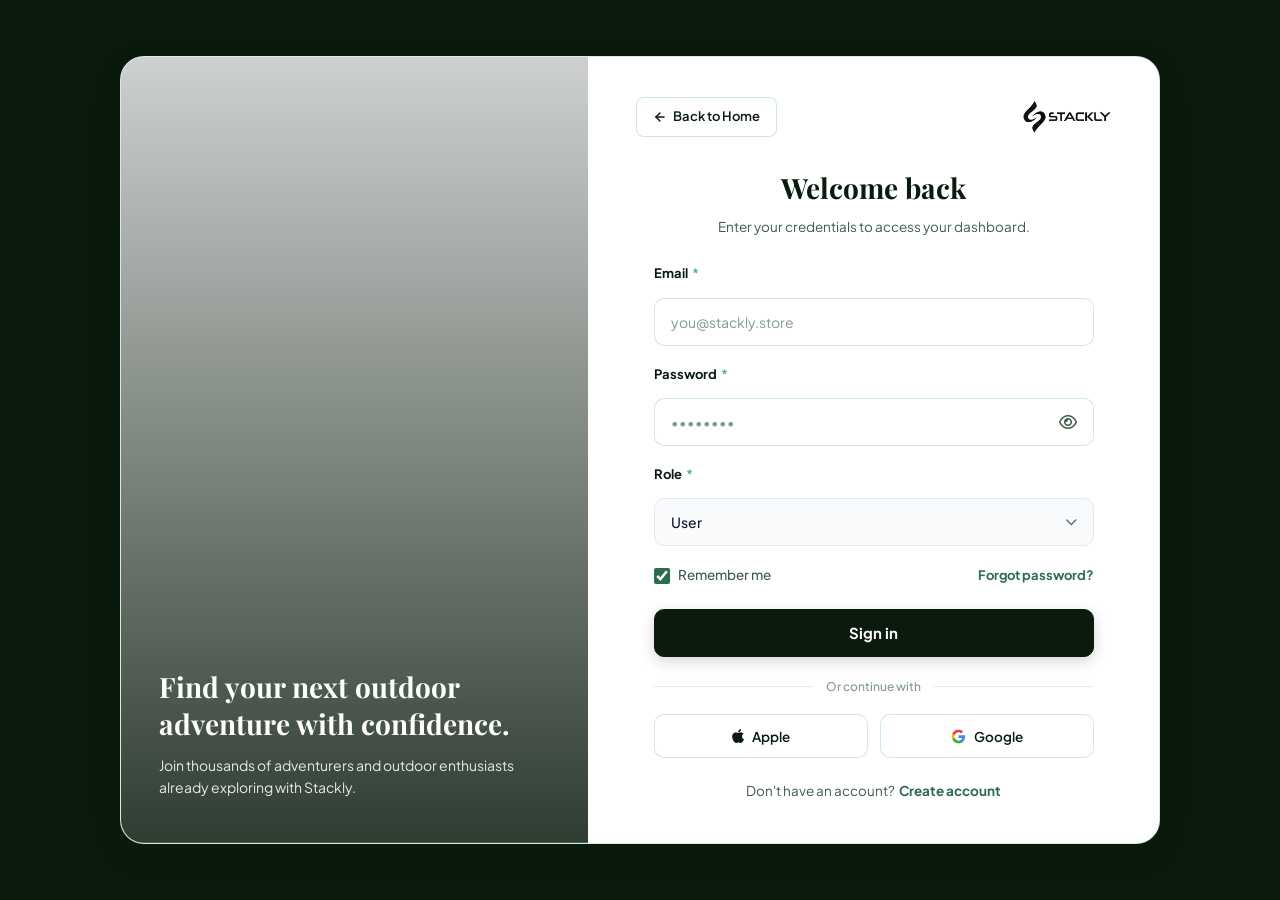
<file: login.html>
<!DOCTYPE html>
<html lang="en">
<head>
  <meta charset="UTF-8" />
  <meta name="viewport" content="width=device-width, initial-scale=1.0" />
  <title>Login – Stackly Outdoor &amp; Camping Store</title>
  <meta name="description" content="Login to your Stackly adventurer account to access your member dashboard, booking history, and rental gear." />
  <link rel="icon" type="image/webp" href="assets/logo.webp" />
  <link rel="shortcut icon" type="image/webp" href="assets/logo.webp" />
  <link rel="apple-touch-icon" href="assets/logo.webp" />
  <link rel="preconnect" href="https://fonts.googleapis.com" />
  <link rel="preconnect" href="https://fonts.gstatic.com" crossorigin />
  <link href="https://fonts.googleapis.com/css2?family=Plus+Jakarta+Sans:wght@300;400;500;600;700;800&family=Playfair+Display:wght@700;800&display=swap" rel="stylesheet" />
  <link rel="stylesheet" href="https://cdnjs.cloudflare.com/ajax/libs/font-awesome/6.5.1/css/all.min.css" integrity="sha512-DTOQO9RWCH3ppGqcWaEA1BIZOC6xxalwEsw9c2QQeAIftl+Vegovlnee1c9QX4TctnWMn13TZye+giMm8e2LwA==" crossorigin="anonymous" referrerpolicy="no-referrer" />
  <link rel="stylesheet" href="style.css?v=85" />
  <style>
    body {
      background: #f4f8f5;
      min-height: 100vh;
      display: flex;
      flex-direction: column;
      margin: 0;
      padding: 0;
      overflow-x: hidden;
      color: #0a1a0d;
    }

    .auth-page-container {
      flex: 1;
      display: flex;
      align-items: center;
      justify-content: center;
      padding: 40px 20px;
      width: 100%;
      box-sizing: border-box;
    }

    /* ===== CARD WRAPPER ===== */
    .auth-wrapper {
      width: 100%;
      max-width: 1040px;
      min-height: 600px;
      display: flex;
      background: #ffffff;
      border-radius: 24px;
      overflow: hidden;
      box-shadow: 0 10px 40px rgba(10, 26, 13, 0.08);
      border: 1px solid rgba(82, 183, 136, 0.25);
      margin: 0 auto;
    }

    /* ===== LEFT HERO PANEL ===== */
    .auth-hero {
      width: 45%;
      flex-shrink: 0;
      position: relative;
      background-image:
        linear-gradient(180deg, rgba(10,26,13,0.2) 0%, rgba(10,26,13,0.85) 100%),
        url('https://images.unsplash.com/photo-1470246973918-29a93221c455?w=900&auto=format&fit=crop&q=80');
      background-size: cover;
      background-position: center;
      display: flex;
      flex-direction: column;
      justify-content: flex-end;
      padding: 44px 38px;
      color: #ffffff;
    }
    .auth-hero h2 {
      font-family: 'Playfair Display', serif;
      font-size: 28px;
      font-weight: 700;
      line-height: 1.3;
      margin-bottom: 12px;
      color: #ffffff;
    }
    .auth-hero p {
      font-size: 14px;
      color: rgba(255, 255, 255, 0.88);
      line-height: 1.6;
      margin: 0;
    }

    /* ===== RIGHT FORM PANEL ===== */
    .auth-form-panel {
      flex: 1;
      background: #ffffff;
      display: flex;
      flex-direction: column;
      padding: 40px 48px;
      box-sizing: border-box;
      width: 100%;
      justify-content: center;
    }

    /* TOP ROW */
    .auth-form-toprow {
      display: flex;
      align-items: center;
      justify-content: space-between;
      margin-bottom: 28px;
      gap: 12px;
      flex-wrap: wrap;
    }
    .btn-back {
      display: inline-flex;
      align-items: center;
      gap: 6px;
      padding: 8px 16px;
      border: 1.5px solid rgba(82, 183, 136, 0.3);
      border-radius: 8px;
      font-size: 13px;
      font-weight: 600;
      color: #0a1a0d;
      text-decoration: none;
      background: #ffffff;
      transition: all 0.2s ease;
    }
    .btn-back:hover { background: rgba(82, 183, 136, 0.08); border-color: #52b788; color: #0a1a0d; }
    .auth-brand {
      display: flex;
      align-items: center;
      gap: 9px;
      text-decoration: none;
    }
    .auth-brand img, .auth-brand .brand-logo-img {
      height: 32px;
      width: auto;
      max-width: 140px;
      filter: none !important;
      object-fit: contain;
      display: block;
    }

    /* FORM BODY */
    .auth-form-body {
      width: 100%;
      max-width: 440px;
      margin: 0 auto;
    }
    .auth-form-body h3 {
      font-family: 'Playfair Display', serif;
      font-size: 28px;
      font-weight: 700;
      color: #0a1a0d;
      text-align: center;
      margin: 0 0 6px;
    }
    .auth-subtitle {
      font-size: 13.5px;
      color: #405a48;
      text-align: center;
      margin: 0 0 26px;
      line-height: 1.5;
    }

    /* FORM FIELDS */
    .form-group {
      margin-bottom: 18px;
      width: 100%;
      box-sizing: border-box;
    }
    .form-group label {
      display: block;
      font-size: 13px;
      font-weight: 700;
      color: #0a1a0d;
      margin-bottom: 7px;
    }
    .required-star { color: #52b788; margin-left: 2px; }
    .input-field {
      width: 100%;
      max-width: 100%;
      box-sizing: border-box;
      background: #ffffff;
      border: 1.5px solid rgba(82, 183, 136, 0.28);
      border-radius: 10px;
      padding: 12px 16px;
      font-size: 14px;
      font-family: 'Plus Jakarta Sans', sans-serif;
      color: #0a1a0d;
      outline: none;
      transition: all 0.2s ease;
      min-height: 48px;
    }
    .input-field:focus {
      border-color: #52b788;
      background: #ffffff;
      box-shadow: 0 0 0 3px rgba(82, 183, 136, 0.15);
    }
    .input-field::placeholder { color: #829a8a; }
    .pw-wrap {
      position: relative;
      width: 100%;
      box-sizing: border-box;
    }
    .pw-wrap .input-field {
      padding-right: 50px !important;
    }
    .pw-toggle {
      position: absolute;
      right: 8px;
      top: 50%;
      transform: translateY(-50%);
      background: transparent;
      border: none;
      cursor: pointer;
      color: #405a48;
      font-size: 16px;
      width: 36px;
      height: 36px;
      display: flex;
      align-items: center;
      justify-content: center;
      padding: 0;
      z-index: 2;
      border-radius: 6px;
      transition: color 0.18s;
    }
    .pw-toggle:hover { color: #52b788; }

    /* OPTIONS ROW */
    .auth-options-row {
      display: flex;
      align-items: center;
      justify-content: space-between;
      flex-wrap: wrap;
      gap: 10px;
      margin-bottom: 22px;
      margin-top: 2px;
      font-size: 13.5px;
    }
    .check-label {
      display: inline-flex;
      align-items: center;
      gap: 8px;
      color: #405a48;
      cursor: pointer;
      font-weight: 500;
      user-select: none;
    }
    .check-label input[type="checkbox"] {
      accent-color: #2d6a4f;
      width: 16px;
      height: 16px;
      cursor: pointer;
      margin: 0;
    }
    .forgot-link {
      font-weight: 700;
      color: #2d6a4f;
      text-decoration: none;
      transition: color 0.18s;
    }
    .forgot-link:hover { text-decoration: underline; color: #52b788; }

    /* SUBMIT BUTTON */
    .btn-sign-in {
      width: 100%;
      background: #0a1a0d;
      color: #ffffff;
      border: 1.5px solid #0a1a0d;
      border-radius: 10px;
      padding: 13px;
      font-size: 15px;
      font-weight: 700;
      font-family: 'Plus Jakarta Sans', sans-serif;
      cursor: pointer;
      transition: all 0.2s;
      margin-bottom: 20px;
      min-height: 48px;
      display: flex;
      align-items: center;
      justify-content: center;
      box-shadow: 0 4px 14px rgba(10, 26, 13, 0.18);
    }
    .btn-sign-in:hover { background: #52b788; border-color: #52b788; color: #0a1a0d; transform: translateY(-1px); }

    /* DIVIDER */
    .divider-row {
      display: flex;
      align-items: center;
      gap: 12px;
      margin-bottom: 18px;
    }
    .divider-row::before, .divider-row::after {
      content: '';
      flex: 1;
      height: 1px;
      background: rgba(82, 183, 136, 0.2);
    }
    .divider-row span { font-size: 12px; color: #829a8a; font-weight: 500; white-space: nowrap; }

    /* SOCIAL BUTTONS */
    .social-row { display: flex; gap: 12px; margin-bottom: 22px; width: 100%; box-sizing: border-box; }
    .btn-social {
      flex: 1;
      display: flex;
      align-items: center;
      justify-content: center;
      gap: 8px;
      background: #ffffff;
      border: 1.5px solid rgba(82, 183, 136, 0.28);
      border-radius: 10px;
      padding: 11px 10px;
      font-size: 13.5px;
      font-weight: 600;
      color: #0a1a0d;
      cursor: pointer;
      font-family: 'Plus Jakarta Sans', sans-serif;
      transition: all 0.18s;
      min-height: 44px;
    }
    .btn-social:hover { background: rgba(82, 183, 136, 0.08); border-color: #52b788; }

    /* SWITCH LINK */
    .auth-switch {
      text-align: center;
      font-size: 13.5px;
      color: #405a48;
      margin: 0;
    }
    .auth-switch a {
      font-weight: 700;
      color: #2d6a4f;
      text-decoration: none;
      margin-left: 4px;
    }
    .auth-switch a:hover { text-decoration: underline; color: #52b788; }

    /* ===== RESPONSIVE MEDIA QUERIES ===== */
    @media (max-width: 900px) {
      .auth-hero { display: none; }
      .auth-wrapper { max-width: 520px; border-radius: 20px; }
      .auth-form-panel { padding: 32px 30px; }
      .auth-page-container { padding: 32px 16px; }
    }

    @media (max-width: 480px) {
      .auth-page-container { padding: 20px 12px; }
      .auth-wrapper { border-radius: 18px; box-shadow: 0 4px 20px rgba(0,0,0,0.06); }
      .auth-form-panel { padding: 24px 18px; }
      .auth-form-body h3 { font-size: 24px; }
      .auth-subtitle { font-size: 13px; margin-bottom: 20px; }
      .auth-form-toprow { margin-bottom: 20px; }
      .form-group { margin-bottom: 15px; }
      .social-row { flex-direction: column; gap: 8px; }
      .btn-social { width: 100%; }
    }

    @media (max-width: 360px) {
      .auth-page-container { padding: 16px 8px; }
      .auth-form-panel { padding: 20px 14px; }
      .auth-options-row { flex-direction: column; align-items: flex-start; gap: 8px; }
    }
  </style>
</head>
<body>

  <!-- ===== MAIN AUTH CONTENT ===== -->
  <main class="auth-page-container">
    <div class="auth-wrapper">

      <!-- LEFT HERO -->
      <div class="auth-hero">
        <h2>Find your next outdoor<br />adventure with confidence.</h2>
        <p>Join thousands of adventurers and outdoor enthusiasts already exploring with Stackly.</p>
      </div>

      <!-- RIGHT FORM -->
      <div class="auth-form-panel">

        <!-- TOP ROW -->
        <div class="auth-form-toprow">
          <a href="index.html" class="btn-back">
            <svg width="14" height="14" viewBox="0 0 24 24" fill="none" stroke="currentColor" stroke-width="2.5" stroke-linecap="round"><line x1="19" y1="12" x2="5" y2="12"/><polyline points="12 19 5 12 12 5"/></svg>
            Back to Home
          </a>
          <a href="index.html" class="auth-brand" title="Stackly Home">
            <img src="https://raw.githubusercontent.com/lingalamanasa/Outdoor-Camping-Store/main/assets/logo.webp" alt="Stackly" class="brand-logo-img dark-version" onerror="this.onerror=null; this.src='assets/logo.webp';" />
          </a>
        </div>

        <!-- FORM BODY -->
        <div class="auth-form-body">
          <h3>Welcome back</h3>
          <p class="auth-subtitle">Enter your credentials to access your dashboard.</p>

          <form onsubmit="handleLogin(event); return false;">

            <div class="form-group">
              <label for="lin-email">Email <span class="required-star">*</span></label>
              <input type="email" id="lin-email" class="input-field" placeholder="you@stackly.store" required autocomplete="email" />
            </div>

            <div class="form-group">
              <label for="lin-password">Password <span class="required-star">*</span></label>
              <div class="pw-wrap">
                <input type="password" id="lin-password" class="input-field" placeholder="••••••••" required autocomplete="current-password" />
                <button type="button" class="pw-toggle" onclick="togglePw('lin-password', this)" aria-label="Toggle password visibility">
                  <i class="fa-regular fa-eye"></i>
                </button>
              </div>
            </div>

            <!-- CUSTOM RESPONSIVE ROLE DROPDOWN (NO NATIVE SELECT) -->
            <div class="form-group">
              <label for="lin-role">Role <span class="required-star">*</span></label>
              <div class="custom-dropdown" id="dropdown-lin-role">
                <input type="hidden" id="lin-role" name="role" value="user" required />
                <button type="button" class="custom-dropdown-trigger" id="lin-role-trigger" aria-haspopup="listbox" aria-expanded="false" aria-label="Select role">
                  <span class="custom-dropdown-value" id="lin-role-value">User</span>
                  <span class="custom-dropdown-arrow"><i class="fa-solid fa-chevron-down"></i></span>
                </button>
                <div class="custom-dropdown-menu" role="listbox" id="lin-role-menu" aria-labelledby="lin-role-trigger">
                  <div class="custom-dropdown-option is-selected" role="option" data-value="user" aria-selected="true" tabindex="0">
                    <span>User</span>
                    <i class="fa-solid fa-check option-check"></i>
                  </div>
                  <div class="custom-dropdown-option" role="option" data-value="admin" aria-selected="false" tabindex="0">
                    <span>Admin</span>
                    <i class="fa-solid fa-check option-check" style="display:none;"></i>
                  </div>
                </div>
              </div>
            </div>

            <div class="auth-options-row">
              <label class="check-label">
                <input type="checkbox" checked />
                <span>Remember me</span>
              </label>
              <a href="404.html" class="forgot-link">Forgot password?</a>
            </div>

            <button type="submit" class="btn-sign-in" id="login-submit-btn">Sign in</button>

            <div class="divider-row"><span>Or continue with</span></div>

            <div class="social-row">
              <button type="button" class="btn-social" onclick="trigger404(event)">
                <i class="fa-brands fa-apple" style="font-size:16px;"></i>
                Apple
              </button>
              <button type="button" class="btn-social" onclick="trigger404(event)">
                <svg width="15" height="15" viewBox="0 0 24 24"><path fill="#4285F4" d="M22.56 12.25c0-.78-.07-1.53-.2-2.25H12v4.26h5.92c-.26 1.37-1.04 2.53-2.21 3.31v2.77h3.57c2.08-1.92 3.28-4.74 3.28-8.09z"/><path fill="#34A853" d="M12 23c2.97 0 5.46-.98 7.28-2.66l-3.57-2.77c-.98.66-2.23 1.06-3.71 1.06-2.86 0-5.29-1.93-6.16-4.53H2.18v2.84C3.99 20.53 7.7 23 12 23z"/><path fill="#FBBC05" d="M5.84 14.09c-.22-.66-.35-1.36-.35-2.09s.13-1.43.35-2.09V7.07H2.18C1.43 8.55 1 10.22 1 12s.43 3.45 1.18 4.93l2.85-2.22.81-.62z"/><path fill="#EA4335" d="M12 5.38c1.62 0 3.06.56 4.21 1.64l3.15-3.15C17.45 2.09 14.97 1 12 1 7.7 1 3.99 3.47 2.18 7.07l3.66 2.84c.87-2.6 3.3-4.53 6.16-4.53z"/></svg>
                Google
              </button>
            </div>

            <p class="auth-switch">Don't have an account?<a href="signup.html">Create account</a></p>

          </form>
        </div>

      </div>
    </div>
  </main>

  <script src="script.js?v=250"></script>
  <script>
    function togglePw(id, btn) {
      const input = document.getElementById(id);
      if (!input) return;
      if (input.type === 'password') {
        input.type = 'text';
        btn.innerHTML = '<i class="fa-regular fa-eye-slash"></i>';
      } else {
        input.type = 'password';
        btn.innerHTML = '<i class="fa-regular fa-eye"></i>';
      }
    }
  </script>
</body>
</html>
</file>
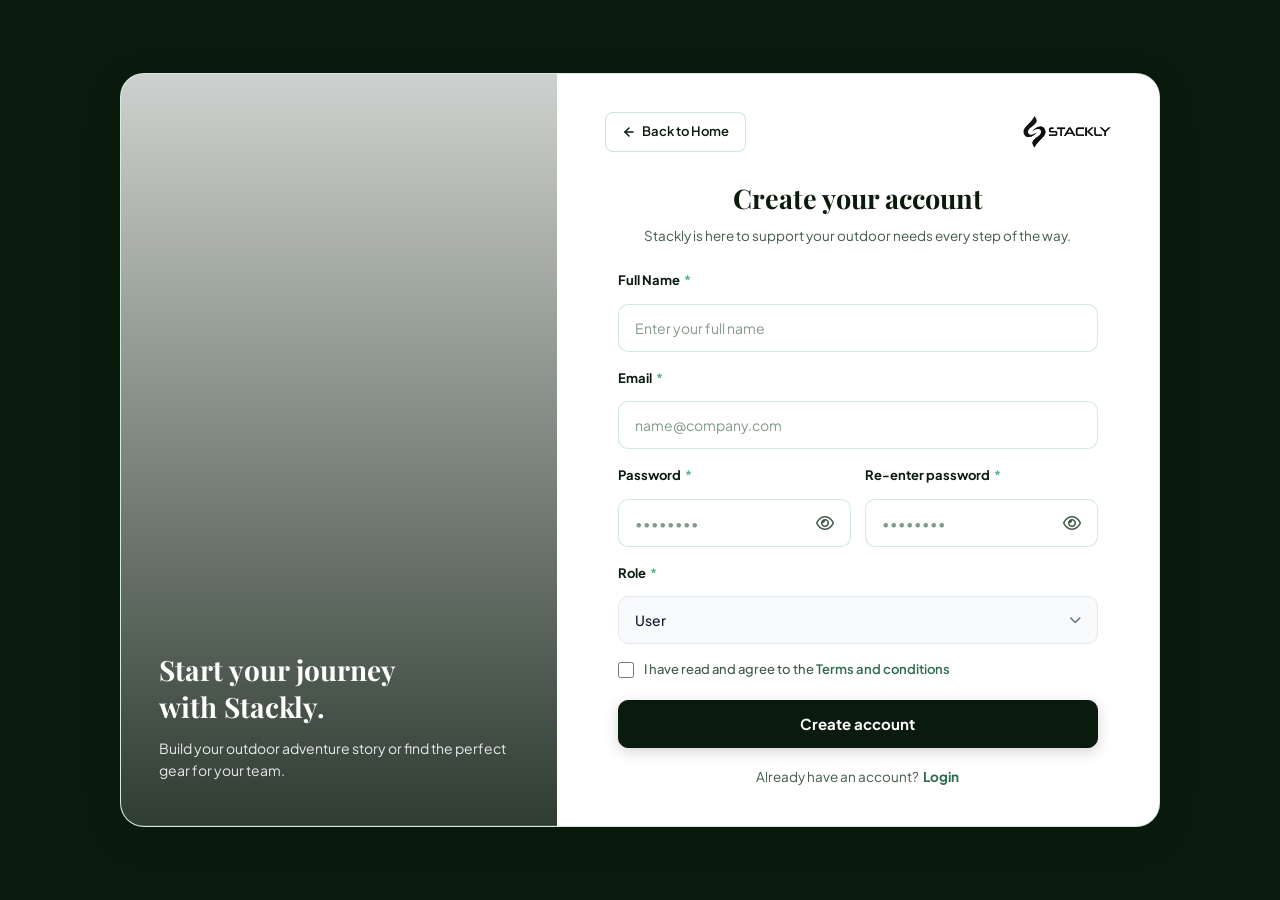
<file: signup.html>
<!DOCTYPE html>
<html lang="en">
<head>
  <meta charset="UTF-8" />
  <meta name="viewport" content="width=device-width, initial-scale=1.0" />
  <title>Sign Up – Stackly Outdoor &amp; Camping Store</title>
  <meta name="description" content="Create your free Stackly adventurer account to unlock member-only gear deals, custom trail fitting, and guided expedition bookings." />
  <link rel="icon" type="image/webp" href="assets/logo.webp" />
  <link rel="shortcut icon" type="image/webp" href="assets/logo.webp" />
  <link rel="apple-touch-icon" href="assets/logo.webp" />
  <link rel="preconnect" href="https://fonts.googleapis.com" />
  <link rel="preconnect" href="https://fonts.gstatic.com" crossorigin />
  <link href="https://fonts.googleapis.com/css2?family=Plus+Jakarta+Sans:wght@300;400;500;600;700;800&family=Playfair+Display:wght@700;800&display=swap" rel="stylesheet" />
  <link rel="stylesheet" href="https://cdnjs.cloudflare.com/ajax/libs/font-awesome/6.5.1/css/all.min.css" integrity="sha512-DTOQO9RWCH3ppGqcWaEA1BIZOC6xxalwEsw9c2QQeAIftl+Vegovlnee1c9QX4TctnWMn13TZye+giMm8e2LwA==" crossorigin="anonymous" referrerpolicy="no-referrer" />
  <link rel="stylesheet" href="style.css?v=85" />
  <style>
    body {
      background: #f4f8f5;
      min-height: 100vh;
      display: flex;
      flex-direction: column;
      margin: 0;
      padding: 0;
      overflow-x: hidden;
      color: #0a1a0d;
    }

    .auth-page-container {
      flex: 1;
      display: flex;
      align-items: center;
      justify-content: center;
      padding: 40px 20px;
      width: 100%;
      box-sizing: border-box;
    }

    /* ===== CARD WRAPPER ===== */
    .auth-wrapper {
      width: 100%;
      max-width: 1040px;
      min-height: 640px;
      display: flex;
      background: #ffffff;
      border-radius: 24px;
      overflow: hidden;
      box-shadow: 0 10px 40px rgba(10, 26, 13, 0.08);
      border: 1px solid rgba(82, 183, 136, 0.25);
      margin: 0 auto;
    }

    /* ===== LEFT HERO PANEL ===== */
    .auth-hero {
      width: 42%;
      flex-shrink: 0;
      position: relative;
      background-image:
        linear-gradient(180deg, rgba(10,26,13,0.2) 0%, rgba(10,26,13,0.85) 100%),
        url('https://images.unsplash.com/photo-1476514525535-07fb3b4ae5f1?w=900&auto=format&fit=crop&q=80');
      background-size: cover;
      background-position: center;
      display: flex;
      flex-direction: column;
      justify-content: flex-end;
      padding: 44px 38px;
      color: #ffffff;
    }
    .auth-hero h2 {
      font-family: 'Playfair Display', serif;
      font-size: 28px;
      font-weight: 700;
      line-height: 1.3;
      margin-bottom: 12px;
      color: #ffffff;
    }
    .auth-hero p {
      font-size: 14px;
      color: rgba(255, 255, 255, 0.88);
      line-height: 1.6;
      margin: 0;
    }

    /* ===== RIGHT FORM PANEL ===== */
    .auth-form-panel {
      flex: 1;
      background: #ffffff;
      display: flex;
      flex-direction: column;
      padding: 38px 48px;
      box-sizing: border-box;
      width: 100%;
      justify-content: center;
    }

    /* TOP ROW */
    .auth-form-toprow {
      display: flex;
      align-items: center;
      justify-content: space-between;
      margin-bottom: 24px;
      gap: 12px;
      flex-wrap: wrap;
    }
    .btn-back {
      display: inline-flex;
      align-items: center;
      gap: 6px;
      padding: 8px 16px;
      border: 1.5px solid rgba(82, 183, 136, 0.3);
      border-radius: 8px;
      font-size: 13px;
      font-weight: 600;
      color: #0a1a0d;
      text-decoration: none;
      background: #ffffff;
      transition: all 0.2s ease;
    }
    .btn-back:hover { background: rgba(82, 183, 136, 0.08); border-color: #52b788; color: #0a1a0d; }
    .auth-brand {
      display: flex;
      align-items: center;
      gap: 9px;
      text-decoration: none;
    }
    .auth-brand img, .auth-brand .brand-logo-img {
      height: 32px;
      width: auto;
      max-width: 140px;
      filter: none !important;
      object-fit: contain;
      display: block;
    }

    /* FORM BODY */
    .auth-form-body {
      width: 100%;
      max-width: 480px;
      margin: 0 auto;
    }
    .auth-form-body h3 {
      font-family: 'Playfair Display', serif;
      font-size: 27px;
      font-weight: 700;
      color: #0a1a0d;
      text-align: center;
      margin: 0 0 6px;
    }
    .auth-subtitle {
      font-size: 13.5px;
      color: #405a48;
      text-align: center;
      margin: 0 0 24px;
      line-height: 1.5;
    }

    /* FORM FIELDS */
    .form-group {
      margin-bottom: 16px;
      width: 100%;
      box-sizing: border-box;
    }
    .form-row-2col {
      display: grid;
      grid-template-columns: 1fr 1fr;
      gap: 14px;
      width: 100%;
      box-sizing: border-box;
    }
    .form-group label {
      display: block;
      font-size: 13px;
      font-weight: 700;
      color: #0a1a0d;
      margin-bottom: 6px;
    }
    .required-star { color: #52b788; margin-left: 2px; }
    .input-field {
      width: 100%;
      max-width: 100%;
      box-sizing: border-box;
      background: #ffffff;
      border: 1.5px solid rgba(82, 183, 136, 0.28);
      border-radius: 10px;
      padding: 12px 16px;
      font-size: 14px;
      font-family: 'Plus Jakarta Sans', sans-serif;
      color: #0a1a0d;
      outline: none;
      transition: all 0.2s ease;
      min-height: 48px;
    }
    .input-field:focus {
      border-color: #52b788;
      background: #ffffff;
      box-shadow: 0 0 0 3px rgba(82, 183, 136, 0.15);
    }
    .input-field::placeholder { color: #829a8a; }
    .pw-wrap {
      position: relative;
      width: 100%;
      box-sizing: border-box;
    }
    .pw-wrap .input-field {
      padding-right: 50px !important;
    }
    .pw-toggle {
      position: absolute;
      right: 8px;
      top: 50%;
      transform: translateY(-50%);
      background: transparent;
      border: none;
      cursor: pointer;
      color: #405a48;
      font-size: 16px;
      width: 36px;
      height: 36px;
      display: flex;
      align-items: center;
      justify-content: center;
      padding: 0;
      z-index: 2;
      border-radius: 6px;
      transition: color 0.18s;
    }
    .pw-toggle:hover { color: #52b788; }

    /* TERMS ROW */
    .terms-row {
      display: flex;
      align-items: flex-start;
      gap: 10px;
      margin-bottom: 20px;
      margin-top: 4px;
      font-size: 13px;
    }
    .terms-row input[type="checkbox"] {
      accent-color: #2d6a4f;
      width: 16px;
      height: 16px;
      flex-shrink: 0;
      margin-top: 2px;
      cursor: pointer;
    }
    .terms-row label {
      color: #405a48;
      cursor: pointer;
      line-height: 1.5;
      margin: 0;
      font-weight: 500;
    }
    .terms-row label a {
      color: #2d6a4f;
      text-decoration: none;
      font-weight: 600;
    }
    .terms-row label a:hover { text-decoration: underline; color: #52b788; }

    /* SUBMIT BUTTON */
    .btn-create {
      width: 100%;
      background: #0a1a0d;
      color: #ffffff;
      border: 1.5px solid #0a1a0d;
      border-radius: 10px;
      padding: 13px;
      font-size: 15px;
      font-weight: 700;
      font-family: 'Plus Jakarta Sans', sans-serif;
      cursor: pointer;
      transition: all 0.2s;
      margin-bottom: 18px;
      min-height: 48px;
      display: flex;
      align-items: center;
      justify-content: center;
      box-shadow: 0 4px 14px rgba(10, 26, 13, 0.18);
    }
    .btn-create:hover { background: #52b788; border-color: #52b788; color: #0a1a0d; transform: translateY(-1px); }

    /* SWITCH LINK */
    .auth-switch {
      text-align: center;
      font-size: 13.5px;
      color: #405a48;
      margin: 0;
    }
    .auth-switch a {
      font-weight: 700;
      color: #2d6a4f;
      text-decoration: none;
      margin-left: 4px;
    }
    .auth-switch a:hover { text-decoration: underline; color: #52b788; }

    /* ===== RESPONSIVE MEDIA QUERIES ===== */
    @media (max-width: 900px) {
      .auth-hero { display: none; }
      .auth-wrapper { max-width: 540px; border-radius: 20px; }
      .auth-form-panel { padding: 32px 30px; }
      .auth-page-container { padding: 32px 16px; }
    }

    @media (max-width: 580px) {
      .form-row-2col { grid-template-columns: 1fr; gap: 0; }
      .auth-page-container { padding: 20px 12px; }
      .auth-wrapper { border-radius: 18px; box-shadow: 0 4px 20px rgba(0,0,0,0.06); }
      .auth-form-panel { padding: 24px 18px; }
      .auth-form-body h3 { font-size: 23px; }
      .auth-subtitle { font-size: 13px; margin-bottom: 18px; }
      .auth-form-toprow { margin-bottom: 18px; }
      .form-group { margin-bottom: 14px; }
    }

    @media (max-width: 360px) {
      .auth-page-container { padding: 16px 8px; }
      .auth-form-panel { padding: 20px 14px; }
    }
  </style>
</head>
<body>

  <!-- ===== MAIN AUTH CONTENT ===== -->
  <main class="auth-page-container">
    <div class="auth-wrapper">

      <!-- LEFT HERO -->
      <div class="auth-hero">
        <h2>Start your journey<br />with Stackly.</h2>
        <p>Build your outdoor adventure story or find the perfect gear for your team.</p>
      </div>

      <!-- RIGHT FORM -->
      <div class="auth-form-panel">

        <!-- TOP ROW -->
        <div class="auth-form-toprow">
          <a href="index.html" class="btn-back">
            <svg width="14" height="14" viewBox="0 0 24 24" fill="none" stroke="currentColor" stroke-width="2.5" stroke-linecap="round"><line x1="19" y1="12" x2="5" y2="12"/><polyline points="12 19 5 12 12 5"/></svg>
            Back to Home
          </a>
          <a href="index.html" class="auth-brand" title="Stackly Home">
            <img src="https://raw.githubusercontent.com/lingalamanasa/Outdoor-Camping-Store/main/assets/logo.webp" alt="Stackly" class="brand-logo-img dark-version" onerror="this.onerror=null; this.src='assets/logo.webp';" />
          </a>
        </div>

        <!-- FORM BODY -->
        <div class="auth-form-body">
          <h3>Create your account</h3>
          <p class="auth-subtitle">Stackly is here to support your outdoor needs every step of the way.</p>

          <form onsubmit="handleSignup(event); return false;">

            <div class="form-group">
              <label for="sup-fname">Full Name <span class="required-star">*</span></label>
              <input type="text" id="sup-fname" class="input-field" placeholder="Enter your full name" required autocomplete="name" />
            </div>

            <div class="form-group">
              <label for="sup-email">Email <span class="required-star">*</span></label>
              <input type="email" id="sup-email" class="input-field" placeholder="name@company.com" required autocomplete="email" />
            </div>

            <div class="form-row-2col">
              <div class="form-group">
                <label for="sup-password">Password <span class="required-star">*</span></label>
                <div class="pw-wrap">
                  <input type="password" id="sup-password" class="input-field" placeholder="••••••••" required autocomplete="new-password" />
                  <button type="button" class="pw-toggle" onclick="togglePw('sup-password', this)" aria-label="Toggle password visibility">
                    <i class="fa-regular fa-eye"></i>
                  </button>
                </div>
              </div>

              <div class="form-group">
                <label for="sup-repassword">Re-enter password <span class="required-star">*</span></label>
                <div class="pw-wrap">
                  <input type="password" id="sup-repassword" class="input-field" placeholder="••••••••" required autocomplete="new-password" />
                  <button type="button" class="pw-toggle" onclick="togglePw('sup-repassword', this)" aria-label="Toggle password visibility">
                    <i class="fa-regular fa-eye"></i>
                  </button>
                </div>
              </div>
            </div>

            <!-- CUSTOM RESPONSIVE ROLE DROPDOWN (NO NATIVE SELECT) -->
            <div class="form-group">
              <label for="sup-role">Role <span class="required-star">*</span></label>
              <div class="custom-dropdown" id="dropdown-sup-role">
                <input type="hidden" id="sup-role" name="user_role" value="user" required />
                <button type="button" class="custom-dropdown-trigger" id="sup-role-trigger" aria-haspopup="listbox" aria-expanded="false" aria-label="Select role">
                  <span class="custom-dropdown-value" id="sup-role-value">User</span>
                  <span class="custom-dropdown-arrow"><i class="fa-solid fa-chevron-down"></i></span>
                </button>
                <div class="custom-dropdown-menu" role="listbox" id="sup-role-menu" aria-labelledby="sup-role-trigger">
                  <div class="custom-dropdown-option is-selected" role="option" data-value="user" aria-selected="true" tabindex="0">
                    <span>User</span>
                    <i class="fa-solid fa-check option-check"></i>
                  </div>
                  <div class="custom-dropdown-option" role="option" data-value="admin" aria-selected="false" tabindex="0">
                    <span>Admin</span>
                    <i class="fa-solid fa-check option-check" style="display:none;"></i>
                  </div>
                </div>
              </div>
            </div>

            <div class="terms-row">
              <input type="checkbox" id="sup-terms" required />
              <label for="sup-terms">I have read and agree to the <a href="404.html">Terms and conditions</a></label>
            </div>

            <button type="submit" class="btn-create" id="signup-submit-btn">Create account</button>

            <p class="auth-switch">Already have an account?<a href="login.html">Login</a></p>

          </form>
        </div>

      </div>
    </div>
  </main>

  <script src="script.js?v=250"></script>
  <script>
    function togglePw(id, btn) {
      const input = document.getElementById(id);
      if (!input) return;
      if (input.type === 'password') {
        input.type = 'text';
        btn.innerHTML = '<i class="fa-regular fa-eye-slash"></i>';
      } else {
        input.type = 'password';
        btn.innerHTML = '<i class="fa-regular fa-eye"></i>';
      }
    }
  </script>
</body>
</html>
</file>
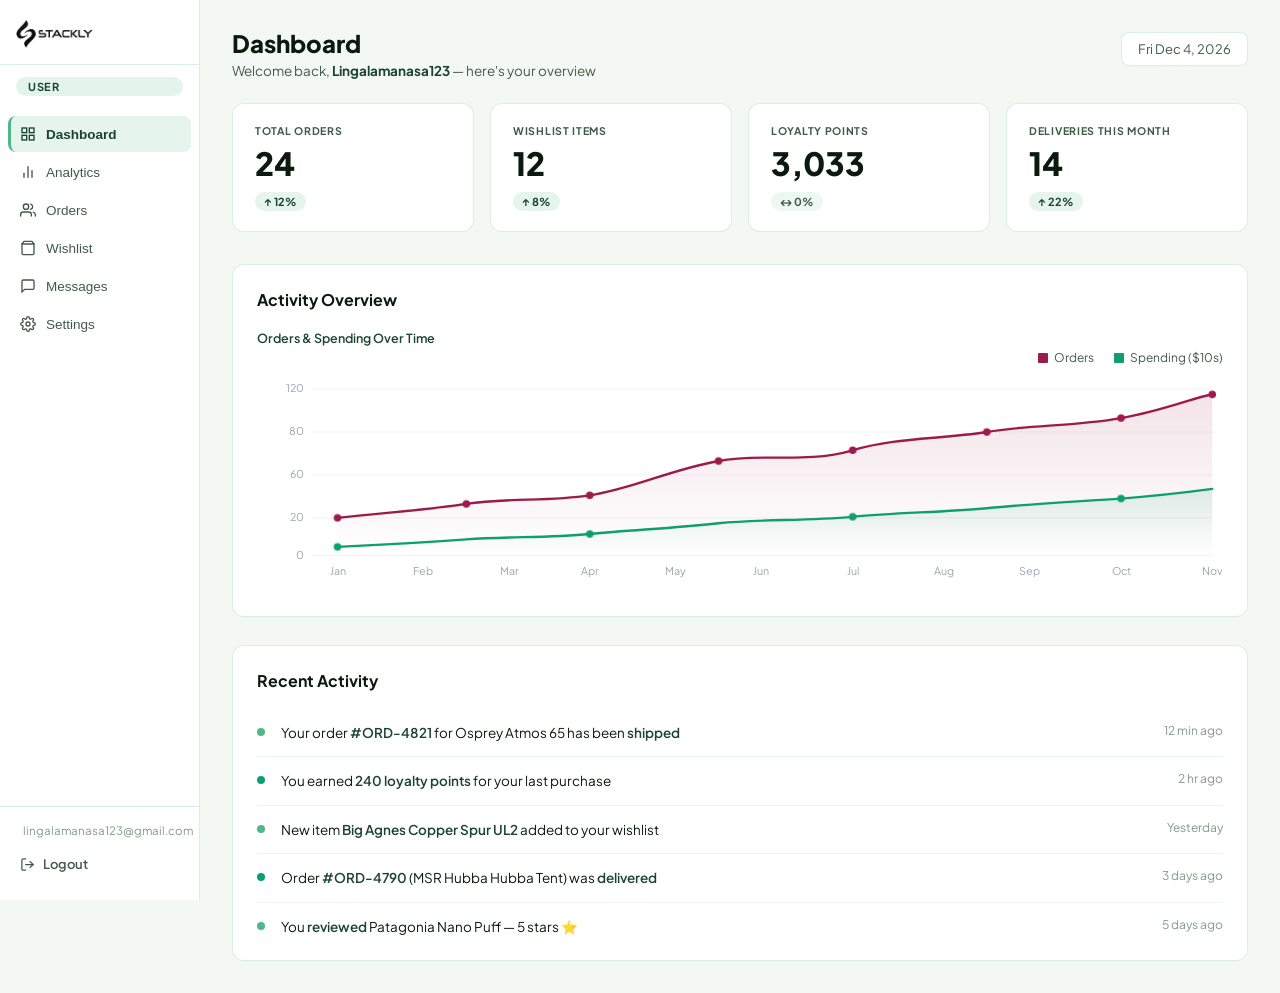
<file: user-dashboard.html>
<!DOCTYPE html>
<html lang="en">
<head>
  <meta charset="UTF-8" />
  <meta name="viewport" content="width=device-width, initial-scale=1.0" />
  <title>User Dashboard – Stackly Outdoor Store</title>
  <meta name="description" content="Your personal Stackly user dashboard — orders, wishlist, activity and account settings." />
  <link rel="icon" type="image/webp" href="assets/logo.webp" />
  <link rel="preconnect" href="https://fonts.googleapis.com" />
  <link rel="preconnect" href="https://fonts.gstatic.com" crossorigin />
  <link href="https://fonts.googleapis.com/css2?family=Plus+Jakarta+Sans:wght@300;400;500;600;700;800&display=swap" rel="stylesheet" />
  <style>
    *, *::before, *::after { box-sizing: border-box; margin: 0; padding: 0; }

    :root {
      --rose: #1b4332;
      --rose-light: #f4f8f5;
      --rose-bg: rgba(82, 183, 136, 0.18);
      --green: #2d6a4f;
      --green-light: rgba(82, 183, 136, 0.12);
      --red-badge: #0a1a0d;
      --sidebar-w: 200px;
      --text: #0a1a0d;
      --text2: #405a48;
      --text3: #829a8a;
      --border: rgba(82, 183, 136, 0.22);
      --card-bg: #fff;
      --bg: #f4f8f5;
    }

    html, body { height: 100%; font-family: 'Plus Jakarta Sans', sans-serif; background: var(--bg); color: var(--text); }

    /* ===== LAYOUT ===== */
    .ud-layout { display: flex; min-height: 100vh; }

    /* ===== SIDEBAR ===== */
    .ud-sidebar {
      width: var(--sidebar-w);
      min-width: var(--sidebar-w);
      background: #fff;
      border-right: 1px solid var(--border);
      display: flex;
      flex-direction: column;
      padding: 20px 0;
      position: sticky;
      top: 0;
      height: 100vh;
      overflow-y: auto;
    }

    .ud-brand {
      display: flex;
      align-items: center;
      gap: 8px;
      padding: 0 16px 16px;
      border-bottom: 1px solid var(--border);
      text-decoration: none;
      margin-bottom: 12px;
    }
    .ud-brand img { height: 28px; width: auto; }
    .ud-brand-name { font-size: 14px; font-weight: 800; color: #0a1a0d; letter-spacing: 0.3px; }

    .ud-role-badge {
      margin: 0 16px 20px;
      display: inline-block;
      background: rgba(82, 183, 136, 0.16);
      color: #1b4332;
      font-size: 11px;
      font-weight: 700;
      padding: 3px 12px;
      border-radius: 20px;
      letter-spacing: 0.5px;
    }

    .ud-nav { flex: 1; display: flex; flex-direction: column; padding: 0 8px; gap: 2px; }
    .ud-nav-link {
      display: flex;
      align-items: center;
      gap: 10px;
      padding: 10px 12px;
      border-radius: 8px;
      text-decoration: none;
      font-size: 13.5px;
      font-weight: 500;
      color: var(--text2);
      transition: all 0.15s;
      cursor: pointer;
      border: none;
      background: transparent;
      width: 100%;
      text-align: left;
    }
    .ud-nav-link:hover { background: rgba(82, 183, 136, 0.08); color: var(--text); }
    .ud-nav-link.active {
      background: rgba(82, 183, 136, 0.15);
      color: #1b4332;
      font-weight: 700;
      border-left: 3px solid #52b788;
      padding-left: 9px;
    }
    .ud-nav-link svg { flex-shrink: 0; }

    .ud-sidebar-bottom {
      padding: 16px 16px 0;
      border-top: 1px solid var(--border);
      margin-top: 12px;
    }
    .ud-email {
      font-size: 11.5px;
      color: var(--text3);
      margin-bottom: 10px;
      display: flex;
      align-items: center;
      gap: 7px;
    }
    .ud-logout {
      display: flex;
      align-items: center;
      gap: 8px;
      font-size: 13px;
      font-weight: 600;
      color: var(--text2);
      text-decoration: none;
      padding: 8px 4px;
      border-radius: 7px;
      transition: all 0.15s;
    }
    .ud-logout:hover { color: #52b788; }

    /* ===== MAIN ===== */
    .ud-main { flex: 1; min-width: 0; display: flex; flex-direction: column; }

    /* TOPBAR */
    .ud-topbar {
      display: flex;
      align-items: flex-start;
      justify-content: space-between;
      padding: 28px 32px 0;
      margin-bottom: 24px;
    }
    .ud-topbar h1 { font-size: 24px; font-weight: 800; color: var(--text); margin-bottom: 4px; }
    .ud-topbar-sub { font-size: 13.5px; color: var(--text2); }
    .ud-topbar-sub strong { color: #1b4332; }
    .ud-date {
      font-size: 13px;
      color: var(--text2);
      background: #fff;
      border: 1px solid var(--border);
      padding: 8px 16px;
      border-radius: 8px;
      white-space: nowrap;
      margin-top: 4px;
    }

    /* CONTENT */
    .ud-content { padding: 0 32px 32px; flex: 1; }

    /* TABS */
    .ud-tab-panel { display: none; }
    .ud-tab-panel.active { display: block; }

    /* KPI CARDS */
    .kpi-row { display: grid; grid-template-columns: repeat(4,1fr); gap: 16px; margin-bottom: 32px; }
    .kpi-card {
      background: #fff;
      border: 1px solid var(--border);
      border-radius: 12px;
      padding: 20px 22px;
      transition: box-shadow 0.2s;
    }
    .kpi-card:hover { box-shadow: 0 4px 16px rgba(10,26,13,0.07); }
    .kpi-label { font-size: 10.5px; font-weight: 700; text-transform: uppercase; letter-spacing: 0.7px; color: var(--text2); margin-bottom: 10px; }
    .kpi-val { font-size: 32px; font-weight: 800; color: var(--text); line-height: 1; margin-bottom: 10px; }
    .kpi-badge {
      display: inline-flex;
      align-items: center;
      gap: 4px;
      font-size: 11px;
      font-weight: 700;
      padding: 3px 9px;
      border-radius: 20px;
    }
    .kpi-badge.up { background: rgba(82, 183, 136, 0.15); color: #1b4332; }
    .kpi-badge.dn { background: rgba(10, 26, 13, 0.08); color: #0a1a0d; }
    .kpi-badge.neutral { background: rgba(82, 183, 136, 0.1); color: #405a48; }

    /* CHART SECTION */
    .chart-section {
      background: #fff;
      border: 1px solid var(--border);
      border-radius: 12px;
      padding: 24px;
      margin-bottom: 28px;
    }
    .chart-section-title {
      font-size: 16px;
      font-weight: 700;
      color: var(--text);
      margin-bottom: 20px;
    }
    .chart-header { margin-bottom: 16px; }
    .chart-label { font-size: 12.5px; font-weight: 600; color: #1b4332; margin-bottom: 4px; }
    .chart-legend { display: flex; align-items: center; gap: 20px; justify-content: flex-end; margin-bottom: 8px; }
    .legend-item { display: flex; align-items: center; gap: 6px; font-size: 12px; color: var(--text2); }
    .legend-dot { width: 10px; height: 10px; border-radius: 1px; }

    svg.line-chart { width: 100%; overflow: visible; }

    /* ACTIVITY FEED */
    .activity-section { background: #fff; border: 1px solid var(--border); border-radius: 12px; padding: 24px; }
    .activity-section h2 { font-size: 16px; font-weight: 700; margin-bottom: 18px; }
    .activity-list { display: flex; flex-direction: column; gap: 0; }
    .activity-item {
      display: flex;
      align-items: flex-start;
      justify-content: space-between;
      padding: 14px 0;
      border-bottom: 1px solid rgba(82, 183, 136, 0.12);
      gap: 16px;
    }
    .activity-item:last-child { border-bottom: none; padding-bottom: 0; }
    .activity-dot {
      width: 8px; height: 8px; border-radius: 50%;
      background: #52b788;
      flex-shrink: 0; margin-top: 5px;
    }
    .activity-text { flex: 1; font-size: 13.5px; color: var(--text); line-height: 1.45; }
    .activity-text .link { color: #1b4332; font-weight: 600; }
    .activity-time { font-size: 12px; color: var(--text3); white-space: nowrap; }

    /* TABLE */
    .tbl-wrap { background: #fff; border: 1px solid var(--border); border-radius: 12px; overflow-x: auto; -webkit-overflow-scrolling: touch; width: 100%; max-width: 100%; box-sizing: border-box; margin-bottom: 28px; }
    .tbl-head { display: flex; align-items: center; justify-content: space-between; padding: 18px 22px; border-bottom: 1px solid var(--border); }
    .tbl-head h2 { font-size: 15px; font-weight: 700; }
    table.dtbl { width: 100%; border-collapse: collapse; }
    table.dtbl th { padding: 11px 20px; font-size: 11px; font-weight: 700; text-transform: uppercase; letter-spacing: 0.5px; color: var(--text3); background: #f4f8f5; text-align: left; border-bottom: 1px solid var(--border); }
    table.dtbl td { padding: 13px 20px; font-size: 13.5px; color: var(--text2); border-bottom: 1px solid rgba(82, 183, 136, 0.12); vertical-align: middle; }
    table.dtbl tr:last-child td { border-bottom: none; }
    table.dtbl tr:hover td { background: rgba(82, 183, 136, 0.04); }
    .sbadge { display: inline-flex; align-items: center; gap: 5px; padding: 3px 10px; border-radius: 20px; font-size: 11px; font-weight: 700; }
    .sbadge.delivered { background: rgba(82, 183, 136, 0.16); color: #1b4332; }
    .sbadge.pending { background: rgba(82, 183, 136, 0.1); color: #2d6a4f; }
    .sbadge.shipped { background: rgba(82, 183, 136, 0.14); color: #1b4332; }
    .sbadge.cancelled { background: rgba(10, 26, 13, 0.08); color: #0a1a0d; }
    .sdot { width: 5px; height: 5px; border-radius: 50%; background: currentColor; }

    /* SETTINGS */
    .settings-card { background: #fff; border: 1px solid var(--border); border-radius: 12px; padding: 28px; margin-bottom: 20px; }
    .settings-card h3 { font-size: 15px; font-weight: 700; margin-bottom: 20px; }
    .form-row { display: grid; grid-template-columns: 1fr 1fr; gap: 16px; margin-bottom: 16px; }
    .fg { display: flex; flex-direction: column; gap: 6px; }
    .fg label { font-size: 12px; font-weight: 700; color: var(--text2); }
    .fg input, .fg select { background: #ffffff; border: 1px solid var(--border); border-radius: 8px; padding: 10px 14px; font-size: 14px; font-family: inherit; color: var(--text); outline: none; transition: border-color 0.18s; }
    .fg input:focus, .fg select:focus { border-color: #52b788; box-shadow: 0 0 0 3px rgba(82, 183, 136, 0.12); }
    .btn-rose { background: #1b4332; color: #fff; border: none; border-radius: 8px; padding: 11px 24px; font-size: 13.5px; font-weight: 700; cursor: pointer; font-family: inherit; transition: all 0.2s; }
    .btn-rose:hover { background: #52b788; color: #0a1a0d; }

    /* WISHLIST */
    .wish-grid { display: grid; grid-template-columns: repeat(3,1fr); gap: 16px; }
    .wish-card { background: #fff; border: 1px solid var(--border); border-radius: 12px; padding: 18px; transition: box-shadow 0.2s; }
    .wish-card:hover { box-shadow: 0 4px 16px rgba(10,26,13,0.07); }
    .wish-emoji { font-size: 32px; margin-bottom: 12px; }
    .wish-name { font-size: 14px; font-weight: 700; color: var(--text); margin-bottom: 4px; }
    .wish-cat { font-size: 11px; color: #1b4332; font-weight: 600; margin-bottom: 8px; text-transform: uppercase; }
    .wish-price { font-size: 20px; font-weight: 800; color: var(--text); margin-bottom: 14px; }
    .btn-wish { width: 100%; padding: 9px; border-radius: 8px; border: 1.5px solid var(--rose); background: var(--rose-light); color: var(--rose); font-size: 13px; font-weight: 700; cursor: pointer; font-family: inherit; transition: all 0.18s; }
    .btn-wish:hover { background: var(--rose-bg); }

    /* SECTION HEADER */
    .sec-hdr { display: flex; align-items: flex-start; justify-content: space-between; margin-bottom: 22px; }
    .sec-title { font-size: 18px; font-weight: 800; color: var(--text); }
    .sec-sub { font-size: 13px; color: var(--text2); margin-top: 3px; }

    /* MOBILE TOPBAR */
    .ud-mobile-topbar { display: none; align-items: center; justify-content: space-between; padding: 14px 18px; background: #fff; border-bottom: 1px solid var(--border); }
    .ud-hamburger { background: #f3f4f6; border: 1px solid var(--border); color: var(--text); width: 36px; height: 36px; border-radius: 8px; display: flex; align-items: center; justify-content: center; cursor: pointer; }
    .ud-backdrop { display: none; position: fixed; inset: 0; background: rgba(0,0,0,0.35); z-index: 90; }
    .ud-backdrop.show { display: block; }

    /* ANIMATIONS */
    @keyframes fadeUp { from{opacity:0;transform:translateY(10px);} to{opacity:1;transform:translateY(0);} }
    @keyframes drawPath { from{stroke-dashoffset:2000;} to{stroke-dashoffset:0;} }
    @keyframes countUp { from{opacity:0;} to{opacity:1;} }

    .fade-up { animation: fadeUp 0.4s ease both; }
    .fade-up:nth-child(1){animation-delay:0s} .fade-up:nth-child(2){animation-delay:.07s} .fade-up:nth-child(3){animation-delay:.14s} .fade-up:nth-child(4){animation-delay:.21s}

    @media (max-width: 1024px) {
      .kpi-row { grid-template-columns: repeat(2, 1fr); gap: 14px; margin-bottom: 24px; }
      .wish-grid { grid-template-columns: repeat(2, 1fr); gap: 14px; }
      .ud-topbar { padding: 22px 24px 0; }
      .ud-content { padding: 0 24px 24px; }
    }

    @media (max-width: 780px) {
      .ud-layout { width: 100%; max-width: 100%; overflow-x: hidden; }
      .ud-main { width: 100%; max-width: 100%; min-width: 0; overflow-x: hidden; }
      .ud-sidebar { position: fixed; left: 0; top: 0; z-index: 100; transform: translateX(-100%); transition: transform 0.28s cubic-bezier(0.4, 0, 0.2, 1); height: 100vh; width: 260px; max-width: 80vw; box-shadow: 0 0 24px rgba(0, 0, 0, 0.35); }
      .ud-sidebar.open { transform: translateX(0); }
      .ud-mobile-topbar { display: flex; align-items: center; justify-content: space-between; padding: 14px 16px; background: #ffffff; border-bottom: 1px solid var(--border); position: sticky; top: 0; z-index: 40; }
      .ud-topbar { padding: 16px 16px 0; flex-direction: column; align-items: flex-start; gap: 10px; width: 100%; box-sizing: border-box; }
      .ud-topbar h1 { font-size: 22px; }
      .ud-topbar-sub { font-size: 13px; line-height: 1.4; word-break: break-word; }
      .ud-date { width: 100%; box-sizing: border-box; text-align: center; font-size: 12px; padding: 7px 12px; margin-top: 0; }
      .ud-content { padding: 0 16px 24px; width: 100%; max-width: 100%; box-sizing: border-box; overflow-x: hidden; }
      
      /* Chart Section */
      .chart-section { padding: 18px 14px; width: 100%; max-width: 100%; box-sizing: border-box; overflow: hidden; margin-bottom: 20px; }
      .chart-section-title { font-size: 15px; margin-bottom: 8px; }
      .chart-label { font-size: 12px; }
      .chart-legend { justify-content: flex-start; flex-wrap: wrap; gap: 8px 14px; margin-bottom: 10px; font-size: 11.5px; }
      svg.line-chart { display: block; width: 100% !important; max-width: 100% !important; height: auto !important; overflow: hidden; }

      /* Activity Feed */
      .activity-section { padding: 18px 14px; width: 100%; max-width: 100%; box-sizing: border-box; margin-bottom: 20px; }
      .activity-item { flex-direction: column; align-items: flex-start; gap: 4px; padding: 12px 0; width: 100%; box-sizing: border-box; }
      .activity-time { font-size: 11px; margin-left: 18px; }

      /* Tables */
      .tbl-wrap { width: 100% !important; max-width: 100% !important; box-sizing: border-box; overflow-x: auto !important; -webkit-overflow-scrolling: touch; margin-bottom: 20px; }
      .tbl-head { padding: 14px 16px; }
      table.dtbl th, table.dtbl td { padding: 10px 14px; font-size: 12.5px; white-space: nowrap; }

      /* Settings */
      .settings-card { padding: 20px 14px; width: 100%; max-width: 100%; box-sizing: border-box; }
      .form-row { grid-template-columns: 1fr; gap: 12px; width: 100%; box-sizing: border-box; }
      .fg input, .fg select { width: 100%; box-sizing: border-box; }
    }

    @media (max-width: 640px) {
      .kpi-row { grid-template-columns: 1fr !important; gap: 12px; margin-bottom: 20px; }
      .wish-grid { grid-template-columns: 1fr !important; gap: 12px; }
      .kpi-card { padding: 16px 18px; width: 100%; max-width: 100%; box-sizing: border-box; }
      .kpi-val { font-size: 28px; }
      .ud-content { padding: 0 12px 20px; }
      .ud-topbar { padding: 14px 12px 0; }
      .chart-section { padding: 14px 12px; }
      .activity-section { padding: 14px 12px; }
      .settings-card { padding: 16px 12px; }

      /* Responsive Table Cards on Mobile */
      .tbl-wrap { background: transparent !important; border: none !important; box-shadow: none !important; overflow: visible !important; width: 100% !important; margin-bottom: 20px; }
      .tbl-head { background: #ffffff; border: 1px solid var(--border); border-radius: 12px; padding: 14px 16px; margin-bottom: 12px; }
      table.dtbl, table.dtbl thead, table.dtbl tbody, table.dtbl th, table.dtbl td, table.dtbl tr { display: block; width: 100% !important; box-sizing: border-box; }
      table.dtbl thead { display: none; }
      table.dtbl tbody { display: flex; flex-direction: column; gap: 12px; }
      table.dtbl tr { background: #ffffff; border: 1px solid var(--border); border-radius: 12px; padding: 14px 16px; box-shadow: 0 2px 8px rgba(10, 26, 13, 0.04); }
      table.dtbl td { padding: 7px 0 !important; border-bottom: 1px dashed rgba(82, 183, 136, 0.18) !important; display: flex; justify-content: space-between; align-items: center; font-size: 13px; text-align: right; white-space: normal !important; }
      table.dtbl td:last-child { border-bottom: none !important; padding-bottom: 0 !important; }
      table.dtbl td::before { content: attr(data-label); font-weight: 700; font-size: 11px; text-transform: uppercase; letter-spacing: 0.5px; color: var(--text3); margin-right: 12px; text-align: left; flex-shrink: 0; }
    }
  </style>
</head>
<body>

<div class="ud-backdrop" id="ud-backdrop" onclick="udCloseSidebar()"></div>

<div class="ud-layout">

  <!-- ===== SIDEBAR ===== -->
  <aside class="ud-sidebar" id="ud-sidebar">
    <a href="user-dashboard.html" onclick="navigateDashboardHome('user', event); return false;" class="ud-brand" id="ud-brand-logo" title="User Dashboard Home" aria-label="User Dashboard Home">
      <img src="https://raw.githubusercontent.com/lingalamanasa/Outdoor-Camping-Store/main/assets/logo.webp" alt="Stackly" class="brand-logo-img dark-version" onerror="this.onerror=null; this.src='assets/logo.webp';" />
    </a>
    <div class="ud-role-badge">USER</div>

    <nav class="ud-nav">
      <button class="ud-nav-link active" id="udnav-dashboard" onclick="udSwitch('dashboard')">
        <svg width="16" height="16" viewBox="0 0 24 24" fill="none" stroke="currentColor" stroke-width="2" stroke-linecap="round"><rect x="3" y="3" width="7" height="7"/><rect x="14" y="3" width="7" height="7"/><rect x="14" y="14" width="7" height="7"/><rect x="3" y="14" width="7" height="7"/></svg>
        Dashboard
      </button>
      <button class="ud-nav-link" id="udnav-analytics" onclick="udSwitch('analytics')">
        <svg width="16" height="16" viewBox="0 0 24 24" fill="none" stroke="currentColor" stroke-width="2" stroke-linecap="round"><line x1="18" y1="20" x2="18" y2="10"/><line x1="12" y1="20" x2="12" y2="4"/><line x1="6" y1="20" x2="6" y2="14"/></svg>
        Analytics
      </button>
      <button class="ud-nav-link" id="udnav-orders" onclick="udSwitch('orders')">
        <svg width="16" height="16" viewBox="0 0 24 24" fill="none" stroke="currentColor" stroke-width="2" stroke-linecap="round"><path d="M17 21v-2a4 4 0 00-4-4H5a4 4 0 00-4 4v2"/><circle cx="9" cy="7" r="4"/><path d="M23 21v-2a4 4 0 00-3-3.87M16 3.13a4 4 0 010 7.75"/></svg>
        Orders
      </button>
      <button class="ud-nav-link" id="udnav-wishlist" onclick="udSwitch('wishlist')">
        <svg width="16" height="16" viewBox="0 0 24 24" fill="none" stroke="currentColor" stroke-width="2" stroke-linecap="round"><path d="M6 2L3 6v14a2 2 0 002 2h14a2 2 0 002-2V6l-3-4z"/><line x1="3" y1="6" x2="21" y2="6"/></svg>
        Wishlist
      </button>
      <button class="ud-nav-link" id="udnav-messages" onclick="udSwitch('messages')">
        <svg width="16" height="16" viewBox="0 0 24 24" fill="none" stroke="currentColor" stroke-width="2" stroke-linecap="round"><path d="M21 15a2 2 0 01-2 2H7l-4 4V5a2 2 0 012-2h14a2 2 0 012 2z"/></svg>
        Messages
      </button>
      <button class="ud-nav-link" id="udnav-settings" onclick="udSwitch('settings')">
        <svg width="16" height="16" viewBox="0 0 24 24" fill="none" stroke="currentColor" stroke-width="2" stroke-linecap="round"><circle cx="12" cy="12" r="3"/><path d="M19.4 15a1.65 1.65 0 00.33 1.82l.06.06a2 2 0 010 2.83 2 2 0 01-2.83 0l-.06-.06a1.65 1.65 0 00-1.82-.33 1.65 1.65 0 00-1 1.51V21a2 2 0 01-2 2 2 2 0 01-2-2v-.09A1.65 1.65 0 009 19.4a1.65 1.65 0 00-1.82.33l-.06.06a2 2 0 01-2.83-2.83l.06-.06A1.65 1.65 0 004.68 15a1.65 1.65 0 00-1.51-1H3a2 2 0 01-2-2 2 2 0 012-2h.09A1.65 1.65 0 004.6 9a1.65 1.65 0 00-.33-1.82l-.06-.06a2 2 0 012.83-2.83l.06.06A1.65 1.65 0 009 4.68a1.65 1.65 0 001-1.51V3a2 2 0 012-2 2 2 0 012 2v.09a1.65 1.65 0 001 1.51 1.65 1.65 0 001.82-.33l.06-.06a2 2 0 012.83 2.83l-.06.06A1.65 1.65 0 0019.4 9a1.65 1.65 0 001.51 1H21a2 2 0 012 2 2 2 0 01-2 2h-.09a1.65 1.65 0 00-1.51 1z"/></svg>
        Settings
      </button>
    </nav>

    <div class="ud-sidebar-bottom">
      <div class="ud-email">
        <svg width="13" height="13" viewBox="0 0 24 24" fill="none" stroke="currentColor" stroke-width="2"><path d="M4 4h16c1.1 0 2 .9 2 2v12c0 1.1-.9 2-2 2H4c-1.1 0-2-.9-2-2V6c0-1.1.9-2 2-2z"/><polyline points="22,6 12,13 2,6"/></svg>
        <span class="dash-user-email-disp">lingalamanasa123@gmail.com</span>
      </div>
      <a href="index.html" class="ud-logout">
        <svg width="15" height="15" viewBox="0 0 24 24" fill="none" stroke="currentColor" stroke-width="2" stroke-linecap="round"><path d="M9 21H5a2 2 0 01-2-2V5a2 2 0 012-2h4"/><polyline points="16 17 21 12 16 7"/><line x1="21" y1="12" x2="9" y2="12"/></svg>
        Logout
      </a>
    </div>
  </aside>

  <!-- ===== MAIN ===== -->
  <div class="ud-main">

    <!-- MOBILE BAR -->
    <div class="ud-mobile-topbar">
      <button class="ud-hamburger" onclick="udOpenSidebar()" aria-label="Open menu">
        <svg width="18" height="18" viewBox="0 0 24 24" fill="none" stroke="currentColor" stroke-width="2.2"><line x1="3" y1="6" x2="21" y2="6"/><line x1="3" y1="12" x2="21" y2="12"/><line x1="3" y1="18" x2="21" y2="18"/></svg>
      </button>
      <a href="user-dashboard.html" onclick="navigateDashboardHome('user', event); return false;" class="ud-mobile-brand" title="Stackly User Dashboard" style="display:flex; flex-direction:column; align-items:center; justify-content:center; text-decoration:none; gap:3px;">
        <img src="https://raw.githubusercontent.com/lingalamanasa/Outdoor-Camping-Store/main/assets/logo.webp" alt="Stackly" class="brand-logo-img dark-version" onerror="this.onerror=null; this.src='assets/logo.webp';" style="height:24px; width:auto; display:block; filter:none !important;" />
        <span style="font-weight:700;font-size:12px;color:#111827;letter-spacing:0.2px;">User Dashboard</span>
      </a>
      <div style="width:36px;"></div>
    </div>

    <!-- ===== DASHBOARD TAB ===== -->
    <div class="ud-tab-panel active" id="ud-tab-dashboard">

      <!-- TOPBAR -->
      <div class="ud-topbar">
        <div>
          <h1>Dashboard</h1>
          <p class="ud-topbar-sub">Welcome back, <strong class="dash-user-disp-name">Lingalamanasa123</strong> — here's your overview</p>
        </div>
        <div class="ud-date" id="ud-date">Fri, Aug 21, 2026</div>
      </div>

      <div class="ud-content">

        <!-- KPI CARDS -->
        <div class="kpi-row">
          <div class="kpi-card fade-up">
            <div class="kpi-label">Total Orders</div>
            <div class="kpi-val" id="udkpi-orders">0</div>
            <span class="kpi-badge up">↑ 12%</span>
          </div>
          <div class="kpi-card fade-up">
            <div class="kpi-label">Wishlist Items</div>
            <div class="kpi-val" id="udkpi-wish">0</div>
            <span class="kpi-badge up">↑ 8%</span>
          </div>
          <div class="kpi-card fade-up">
            <div class="kpi-label">Loyalty Points</div>
            <div class="kpi-val" id="udkpi-pts">0</div>
            <span class="kpi-badge neutral">↔ 0%</span>
          </div>
          <div class="kpi-card fade-up">
            <div class="kpi-label">Deliveries This Month</div>
            <div class="kpi-val" id="udkpi-del">0</div>
            <span class="kpi-badge up">↑ 22%</span>
          </div>
        </div>

        <!-- ACTIVITY OVERVIEW CHART -->
        <div class="chart-section">
          <h2 class="chart-section-title">Activity Overview</h2>
          <div class="chart-label">Orders &amp; Spending Over Time</div>
          <div class="chart-legend">
            <span class="legend-item"><span class="legend-dot" style="background:#9d1b4a;"></span>Orders</span>
            <span class="legend-item"><span class="legend-dot" style="background:#0e9f6e;"></span>Spending ($10s)</span>
          </div>
          <svg class="line-chart" viewBox="0 0 900 200" id="ud-line-chart">
            <defs>
              <linearGradient id="roseAreaGrad" x1="0" y1="0" x2="0" y2="1">
                <stop offset="0%" stop-color="#9d1b4a" stop-opacity="0.12"/>
                <stop offset="100%" stop-color="#9d1b4a" stop-opacity="0"/>
              </linearGradient>
              <linearGradient id="greenAreaGrad" x1="0" y1="0" x2="0" y2="1">
                <stop offset="0%" stop-color="#0e9f6e" stop-opacity="0.12"/>
                <stop offset="100%" stop-color="#0e9f6e" stop-opacity="0"/>
              </linearGradient>
            </defs>

            <!-- Y grid lines -->
            <line x1="50" y1="15" x2="890" y2="15" stroke="#f3f4f6" stroke-width="1"/>
            <line x1="50" y1="55" x2="890" y2="55" stroke="#f3f4f6" stroke-width="1"/>
            <line x1="50" y1="95" x2="890" y2="95" stroke="#f3f4f6" stroke-width="1"/>
            <line x1="50" y1="135" x2="890" y2="135" stroke="#f3f4f6" stroke-width="1"/>
            <line x1="50" y1="170" x2="890" y2="170" stroke="#f3f4f6" stroke-width="1"/>

            <!-- Y labels -->
            <text x="44" y="18" fill="#9ca3af" font-size="10" font-family="Plus Jakarta Sans" text-anchor="end">120</text>
            <text x="44" y="58" fill="#9ca3af" font-size="10" font-family="Plus Jakarta Sans" text-anchor="end">80</text>
            <text x="44" y="98" fill="#9ca3af" font-size="10" font-family="Plus Jakarta Sans" text-anchor="end">60</text>
            <text x="44" y="138" fill="#9ca3af" font-size="10" font-family="Plus Jakarta Sans" text-anchor="end">20</text>
            <text x="44" y="173" fill="#9ca3af" font-size="10" font-family="Plus Jakarta Sans" text-anchor="end">0</text>

            <!-- ORDERS line (rose) area -->
            <path d="M 75 135 C 120 130 155 128 195 122 C 235 116 270 120 310 114 C 350 108 385 90 430 82 C 470 74 510 85 555 72 C 595 60 635 62 680 55 C 720 48 760 50 805 42 C 845 35 875 22 890 20 L 890 170 L 75 170 Z" fill="url(#roseAreaGrad)"/>
            <!-- ORDERS line -->
            <path id="ud-rose-line" d="M 75 135 C 120 130 155 128 195 122 C 235 116 270 120 310 114 C 350 108 385 90 430 82 C 470 74 510 85 555 72 C 595 60 635 62 680 55 C 720 48 760 50 805 42 C 845 35 875 22 890 20" fill="none" stroke="#9d1b4a" stroke-width="2.2" stroke-linecap="round" stroke-dasharray="2000" stroke-dashoffset="2000" style="animation: drawPath 2s ease forwards 0.4s;"/>

            <!-- SPENDING line (green) area -->
            <path d="M 75 162 C 120 160 155 158 195 155 C 235 152 270 154 310 150 C 350 146 385 145 430 140 C 470 136 510 138 555 134 C 595 130 635 130 680 126 C 720 122 760 120 805 117 C 845 114 875 110 890 108 L 890 170 L 75 170 Z" fill="url(#greenAreaGrad)"/>
            <!-- SPENDING line -->
            <path id="ud-green-line" d="M 75 162 C 120 160 155 158 195 155 C 235 152 270 154 310 150 C 350 146 385 145 430 140 C 470 136 510 138 555 134 C 595 130 635 130 680 126 C 720 122 760 120 805 117 C 845 114 875 110 890 108" fill="none" stroke="#0e9f6e" stroke-width="2.2" stroke-linecap="round" stroke-dasharray="2000" stroke-dashoffset="2000" style="animation: drawPath 2s ease forwards 0.7s;"/>

            <!-- Dots ORDERS -->
            <circle cx="75" cy="135" r="3.5" fill="#9d1b4a" opacity="0" style="animation: fadeUp 0.3s ease forwards 2.2s;"/>
            <circle cx="195" cy="122" r="3.5" fill="#9d1b4a" opacity="0" style="animation: fadeUp 0.3s ease forwards 2.4s;"/>
            <circle cx="310" cy="114" r="3.5" fill="#9d1b4a" opacity="0" style="animation: fadeUp 0.3s ease forwards 2.5s;"/>
            <circle cx="430" cy="82" r="3.5" fill="#9d1b4a" opacity="0" style="animation: fadeUp 0.3s ease forwards 2.6s;"/>
            <circle cx="555" cy="72" r="3.5" fill="#9d1b4a" opacity="0" style="animation: fadeUp 0.3s ease forwards 2.7s;"/>
            <circle cx="680" cy="55" r="3.5" fill="#9d1b4a" opacity="0" style="animation: fadeUp 0.3s ease forwards 2.8s;"/>
            <circle cx="805" cy="42" r="3.5" fill="#9d1b4a" opacity="0" style="animation: fadeUp 0.3s ease forwards 2.9s;"/>
            <circle cx="890" cy="20" r="3.5" fill="#9d1b4a" opacity="0" style="animation: fadeUp 0.3s ease forwards 3s;"/>

            <!-- Dots SPENDING -->
            <circle cx="75" cy="162" r="3.5" fill="#0e9f6e" opacity="0" style="animation: fadeUp 0.3s ease forwards 2.3s;"/>
            <circle cx="310" cy="150" r="3.5" fill="#0e9f6e" opacity="0" style="animation: fadeUp 0.3s ease forwards 2.55s;"/>
            <circle cx="555" cy="134" r="3.5" fill="#0e9f6e" opacity="0" style="animation: fadeUp 0.3s ease forwards 2.75s;"/>
            <circle cx="805" cy="117" r="3.5" fill="#0e9f6e" opacity="0" style="animation: fadeUp 0.3s ease forwards 2.95s;"/>

            <!-- X Labels -->
            <text x="75" y="188" fill="#9ca3af" font-size="10" font-family="Plus Jakarta Sans" text-anchor="middle">Jan</text>
            <text x="155" y="188" fill="#9ca3af" font-size="10" font-family="Plus Jakarta Sans" text-anchor="middle">Feb</text>
            <text x="235" y="188" fill="#9ca3af" font-size="10" font-family="Plus Jakarta Sans" text-anchor="middle">Mar</text>
            <text x="310" y="188" fill="#9ca3af" font-size="10" font-family="Plus Jakarta Sans" text-anchor="middle">Apr</text>
            <text x="390" y="188" fill="#9ca3af" font-size="10" font-family="Plus Jakarta Sans" text-anchor="middle">May</text>
            <text x="470" y="188" fill="#9ca3af" font-size="10" font-family="Plus Jakarta Sans" text-anchor="middle">Jun</text>
            <text x="555" y="188" fill="#9ca3af" font-size="10" font-family="Plus Jakarta Sans" text-anchor="middle">Jul</text>
            <text x="640" y="188" fill="#9ca3af" font-size="10" font-family="Plus Jakarta Sans" text-anchor="middle">Aug</text>
            <text x="720" y="188" fill="#9ca3af" font-size="10" font-family="Plus Jakarta Sans" text-anchor="middle">Sep</text>
            <text x="805" y="188" fill="#9ca3af" font-size="10" font-family="Plus Jakarta Sans" text-anchor="middle">Oct</text>
            <text x="890" y="188" fill="#9ca3af" font-size="10" font-family="Plus Jakarta Sans" text-anchor="middle">Nov</text>
          </svg>
        </div>

        <!-- RECENT ACTIVITY -->
        <div class="activity-section">
          <h2>Recent Activity</h2>
          <div class="activity-list">
            <div class="activity-item">
              <div class="activity-dot"></div>
              <div class="activity-text">Your order <span class="link">#ORD-4821</span> for Osprey Atmos 65 has been <span class="link">shipped</span></div>
              <div class="activity-time">12 min ago</div>
            </div>
            <div class="activity-item">
              <div class="activity-dot" style="background:#0e9f6e;"></div>
              <div class="activity-text">You earned <span class="link">240 loyalty points</span> for your last purchase</div>
              <div class="activity-time">2 hr ago</div>
            </div>
            <div class="activity-item">
              <div class="activity-dot"></div>
              <div class="activity-text">New item <span class="link">Big Agnes Copper Spur UL2</span> added to your wishlist</div>
              <div class="activity-time">Yesterday</div>
            </div>
            <div class="activity-item">
              <div class="activity-dot" style="background:#0e9f6e;"></div>
              <div class="activity-text">Order <span class="link">#ORD-4790</span> (MSR Hubba Hubba Tent) was <span class="link">delivered</span></div>
              <div class="activity-time">3 days ago</div>
            </div>
            <div class="activity-item">
              <div class="activity-dot"></div>
              <div class="activity-text">You <span class="link">reviewed</span> Patagonia Nano Puff — 5 stars ⭐</div>
              <div class="activity-time">5 days ago</div>
            </div>
          </div>
        </div>

      </div>
    </div>

    <!-- ===== ANALYTICS TAB ===== -->
    <div class="ud-tab-panel" id="ud-tab-analytics">
      <div class="ud-topbar"><div><h1>Analytics</h1><p class="ud-topbar-sub">Your spending and activity insights</p></div><div class="ud-date" id="ud-date2"></div></div>
      <div class="ud-content">
        <div class="kpi-row">
          <div class="kpi-card"><div class="kpi-label">Total Spent</div><div class="kpi-val" id="udkpi-spent">0</div><span class="kpi-badge up">↑ 14%</span></div>
          <div class="kpi-card"><div class="kpi-label">Avg Order Value</div><div class="kpi-val" id="udkpi-aov">$0</div><span class="kpi-badge up">↑ 6%</span></div>
          <div class="kpi-card"><div class="kpi-label">Top Category</div><div class="kpi-val" style="font-size:18px;padding-top:4px;">Camping 🏕️</div><span class="kpi-badge neutral">35% of spend</span></div>
          <div class="kpi-card"><div class="kpi-label">Return Rate</div><div class="kpi-val">2%</div><span class="kpi-badge neutral">Well below avg</span></div>
        </div>
        <div class="activity-section"><h2>Spending Breakdown</h2>
          <div class="activity-list">
            <div class="activity-item"><div class="activity-dot"></div><div class="activity-text">Camping Gear</div><div class="activity-time">35% · $662</div></div>
            <div class="activity-item"><div class="activity-dot" style="background:#3b82f6;"></div><div class="activity-text">Apparel</div><div class="activity-time">25% · $472</div></div>
            <div class="activity-item"><div class="activity-dot" style="background:#0e9f6e;"></div><div class="activity-text">Footwear</div><div class="activity-time">20% · $378</div></div>
            <div class="activity-item"><div class="activity-dot" style="background:#d97706;"></div><div class="activity-text">Tools &amp; Accessories</div><div class="activity-time">20% · $378</div></div>
          </div>
        </div>
      </div>
    </div>

    <!-- ===== ORDERS TAB ===== -->
    <div class="ud-tab-panel" id="ud-tab-orders">
      <div class="ud-topbar"><div><h1>My Orders</h1><p class="ud-topbar-sub">All your gear purchases in one place</p></div></div>
      <div class="ud-content">
        <div class="tbl-wrap">
          <div class="tbl-head"><h2>Recent Orders</h2><span style="font-size:12px;color:var(--text3);">24 Total</span></div>
          <table class="dtbl">
            <thead><tr><th>Order ID</th><th>Product</th><th>Date</th><th>Amount</th><th>Status</th></tr></thead>
            <tbody>
              <tr><td data-label="Order ID" style="font-weight:700;color:var(--text);">#ORD-4821</td><td data-label="Product">Osprey Atmos 65 Pack</td><td data-label="Date">Aug 18, 2026</td><td data-label="Amount" style="font-weight:700;color:#059669;">$289.00</td><td data-label="Status"><span class="sbadge shipped"><span class="sdot"></span>Shipped</span></td></tr>
              <tr><td data-label="Order ID" style="font-weight:700;color:var(--text);">#ORD-4790</td><td data-label="Product">MSR Hubba Hubba Tent</td><td data-label="Date">Aug 12, 2026</td><td data-label="Amount" style="font-weight:700;color:#059669;">$499.99</td><td data-label="Status"><span class="sbadge delivered"><span class="sdot"></span>Delivered</span></td></tr>
              <tr><td data-label="Order ID" style="font-weight:700;color:var(--text);">#ORD-4754</td><td data-label="Product">Patagonia Nano Puff</td><td data-label="Date">Aug 5, 2026</td><td data-label="Amount" style="font-weight:700;color:#059669;">$249.00</td><td data-label="Status"><span class="sbadge delivered"><span class="sdot"></span>Delivered</span></td></tr>
              <tr><td data-label="Order ID" style="font-weight:700;color:var(--text);">#ORD-4720</td><td data-label="Product">Salomon X Ultra 4 GTX</td><td data-label="Date">Jul 28, 2026</td><td data-label="Amount" style="font-weight:700;color:#059669;">$189.00</td><td data-label="Status"><span class="sbadge delivered"><span class="sdot"></span>Delivered</span></td></tr>
              <tr><td data-label="Order ID" style="font-weight:700;color:var(--text);">#ORD-4695</td><td data-label="Product">Black Diamond Headlamp</td><td data-label="Date">Jul 20, 2026</td><td data-label="Amount" style="font-weight:700;color:#059669;">$59.95</td><td data-label="Status"><span class="sbadge pending"><span class="sdot"></span>Pending</span></td></tr>
              <tr><td data-label="Order ID" style="font-weight:700;color:var(--text);">#ORD-4642</td><td data-label="Product">Yeti Tundra 65 Cooler</td><td data-label="Date">Jul 10, 2026</td><td data-label="Amount" style="font-weight:700;color:#059669;">$349.00</td><td data-label="Status"><span class="sbadge delivered"><span class="sdot"></span>Delivered</span></td></tr>
            </tbody>
          </table>
        </div>
      </div>
    </div>

    <!-- ===== WISHLIST TAB ===== -->
    <div class="ud-tab-panel" id="ud-tab-wishlist">
      <div class="ud-topbar"><div><h1>Wishlist</h1><p class="ud-topbar-sub">Gear you're eyeing for your next adventure</p></div></div>
      <div class="ud-content">
        <div class="wish-grid">
          <div class="wish-card"><div class="wish-emoji">🏕️</div><div class="wish-name">Big Agnes Copper Spur UL2</div><div class="wish-cat">Tents</div><div class="wish-price">$549.95</div><button class="btn-wish" onclick="trigger404(event)">Add to Cart</button></div>
          <div class="wish-card"><div class="wish-emoji">🎒</div><div class="wish-name">Gregory Baltoro 75 Pack</div><div class="wish-cat">Backpacks</div><div class="wish-price">$340.00</div><button class="btn-wish" onclick="trigger404(event)">Add to Cart</button></div>
          <div class="wish-card"><div class="wish-emoji">👟</div><div class="wish-name">Hoka Speedgoat 5 Trail</div><div class="wish-cat">Footwear</div><div class="wish-price">$155.00</div><button class="btn-wish" onclick="trigger404(event)">Add to Cart</button></div>
          <div class="wish-card"><div class="wish-emoji">🧥</div><div class="wish-name">Patagonia Down Sweater</div><div class="wish-cat">Apparel</div><div class="wish-price">$279.00</div><button class="btn-wish" onclick="trigger404(event)">Add to Cart</button></div>
          <div class="wish-card"><div class="wish-emoji">🔦</div><div class="wish-name">Petzl Actik Core Headlamp</div><div class="wish-cat">Tools</div><div class="wish-price">$74.95</div><button class="btn-wish" onclick="trigger404(event)">Add to Cart</button></div>
          <div class="wish-card"><div class="wish-emoji">🏔️</div><div class="wish-name">Black Diamond Trail Poles</div><div class="wish-cat">Accessories</div><div class="wish-price">$129.95</div><button class="btn-wish" onclick="trigger404(event)">Add to Cart</button></div>
        </div>
      </div>
    </div>

    <!-- ===== MESSAGES TAB ===== -->
    <div class="ud-tab-panel" id="ud-tab-messages">
      <div class="ud-topbar"><div><h1>Messages</h1><p class="ud-topbar-sub">Your notifications and store updates</p></div></div>
      <div class="ud-content">
        <div class="activity-section">
          <h2>Inbox</h2>
          <div class="activity-list">
            <div class="activity-item"><div class="activity-dot"></div><div class="activity-text"><strong>Order Shipped</strong> — Your order #ORD-4821 is on its way! Expected delivery Aug 20.</div><div class="activity-time">12 min ago</div></div>
            <div class="activity-item"><div class="activity-dot" style="background:#3b82f6;"></div><div class="activity-text"><strong>Flash Sale</strong> — 20% off all tents this weekend only. Use code WILD20.</div><div class="activity-time">3 hr ago</div></div>
            <div class="activity-item"><div class="activity-dot" style="background:#0e9f6e;"></div><div class="activity-text"><strong>Points Credited</strong> — 240 loyalty points added to your account.</div><div class="activity-time">Yesterday</div></div>
            <div class="activity-item"><div class="activity-dot"></div><div class="activity-text"><strong>New Arrivals</strong> — Check out the latest MSR gear just added to the store.</div><div class="activity-time">3 days ago</div></div>
          </div>
        </div>
      </div>
    </div>

    <!-- ===== SETTINGS TAB ===== -->
    <div class="ud-tab-panel" id="ud-tab-settings">
      <div class="ud-topbar"><div><h1>Settings</h1><p class="ud-topbar-sub">Manage your profile and preferences</p></div></div>
      <div class="ud-content">
        <div class="settings-card">
          <h3>Personal Information</h3>
          <div class="form-row"><div class="fg"><label>Full Name</label><input type="text" class="dash-user-name-input" value="Lingalamanasa123" /></div><div class="fg"><label>Email</label><input type="email" id="user-settings-email" class="dash-user-email-input" value="lingalamanasa123@gmail.com" /></div></div>
          <div class="form-row"><div class="fg"><label>Phone</label><input type="tel" value="+1 (720) 555-0194" /></div><div class="fg"><label>Location</label><input type="text" value="Boulder, CO" /></div></div>
          <button class="btn-rose" onclick="trigger404(event)">Save Changes</button>
        </div>
        <div class="settings-card">
          <h3>Preferences</h3>
          <div class="form-row">
            <div class="fg">
              <label>Preferred Activity</label>
              <div class="custom-dropdown" id="dd-user-activity">
                <input type="hidden" value="Hiking" />
                <button type="button" class="custom-dropdown-trigger" aria-haspopup="listbox" aria-expanded="false" aria-label="Select preferred activity">
                  <span class="custom-dropdown-value">Hiking</span>
                  <span class="custom-dropdown-arrow">▾</span>
                </button>
                <div class="custom-dropdown-menu" role="listbox">
                  <div class="custom-dropdown-option is-selected" role="option" data-value="Hiking" aria-selected="true" tabindex="0">
                    <span>Hiking</span>
                    <span class="option-check">✓</span>
                  </div>
                  <div class="custom-dropdown-option" role="option" data-value="Camping" aria-selected="false" tabindex="0">
                    <span>Camping</span>
                    <span class="option-check" style="display:none;">✓</span>
                  </div>
                  <div class="custom-dropdown-option" role="option" data-value="Mountaineering" aria-selected="false" tabindex="0">
                    <span>Mountaineering</span>
                    <span class="option-check" style="display:none;">✓</span>
                  </div>
                </div>
              </div>
            </div>
            <div class="fg">
              <label>Notifications</label>
              <div class="custom-dropdown" id="dd-user-notifications">
                <input type="hidden" value="Email + SMS" />
                <button type="button" class="custom-dropdown-trigger" aria-haspopup="listbox" aria-expanded="false" aria-label="Select notifications">
                  <span class="custom-dropdown-value">Email + SMS</span>
                  <span class="custom-dropdown-arrow">▾</span>
                </button>
                <div class="custom-dropdown-menu" role="listbox">
                  <div class="custom-dropdown-option is-selected" role="option" data-value="Email + SMS" aria-selected="true" tabindex="0">
                    <span>Email + SMS</span>
                    <span class="option-check">✓</span>
                  </div>
                  <div class="custom-dropdown-option" role="option" data-value="Email Only" aria-selected="false" tabindex="0">
                    <span>Email Only</span>
                    <span class="option-check" style="display:none;">✓</span>
                  </div>
                  <div class="custom-dropdown-option" role="option" data-value="None" aria-selected="false" tabindex="0">
                    <span>None</span>
                    <span class="option-check" style="display:none;">✓</span>
                  </div>
                </div>
              </div>
            </div>
          </div>
          <button class="btn-rose" onclick="trigger404(event)">Save Preferences</button>
        </div>
      </div>
    </div>

  </div><!-- end ud-main -->
</div><!-- end ud-layout -->

<script>
  // DATE
  const d = new Date();
  const opts = { weekday:'short', month:'short', day:'numeric', year:'numeric' };
  const dateStr = d.toLocaleDateString('en-US', opts).replace(',','');
  ['ud-date','ud-date2'].forEach(id => { const el = document.getElementById(id); if(el) el.textContent = dateStr; });

  // TABS
  const udTabs = ['dashboard','analytics','orders','wishlist','messages','settings'];
  function udSwitch(tab) {
    udTabs.forEach(t => {
      document.getElementById('ud-tab-'+t)?.classList.remove('active');
      document.getElementById('udnav-'+t)?.classList.remove('active');
    });
    document.getElementById('ud-tab-'+tab)?.classList.add('active');
    document.getElementById('udnav-'+tab)?.classList.add('active');
    udCloseSidebar();
    window.scrollTo({ top: 0, behavior: 'smooth' });
    const mainEl = document.querySelector('.ud-main');
    if (mainEl) mainEl.scrollTop = 0;
    if (tab === 'analytics') {
      animateCounter(document.getElementById('udkpi-spent'), 1890, 1200, '$');
      animateCounter(document.getElementById('udkpi-aov'), 252, 1000, '$');
    }
  }

  function navigateDashboardHome(role, evt) {
    if (evt) {
      if (typeof evt.preventDefault === 'function') evt.preventDefault();
      if (typeof evt.stopPropagation === 'function') evt.stopPropagation();
    }
    window.location.href = 'user-dashboard.html';
    return false;
  }
  window.navigateDashboardHome = navigateDashboardHome;

  // SIDEBAR
  function udOpenSidebar() {
    document.getElementById('ud-sidebar').classList.add('open');
    document.getElementById('ud-backdrop').classList.add('show');
  }
  function udCloseSidebar() {
    document.getElementById('ud-sidebar').classList.remove('open');
    document.getElementById('ud-backdrop').classList.remove('show');
  }

  // COUNTERS
  function animateCounter(el, target, dur=1400, prefix='') {
    if (!el) return;
    let start = 0; const step = target / (dur / 16);
    const t = setInterval(() => {
      start = Math.min(start + step, target);
      el.textContent = prefix + Math.floor(start).toLocaleString();
      if (start >= target) { el.textContent = prefix + target.toLocaleString(); clearInterval(t); }
    }, 16);
  }

  function trigger404(e) {
    if (e && e.preventDefault) e.preventDefault();
    window.location.href = '404.html';
  }

  window.addEventListener('DOMContentLoaded', () => {
    if (typeof updateDashboardName === 'function') updateDashboardName();
    animateCounter(document.getElementById('udkpi-orders'), 24, 1000);
    animateCounter(document.getElementById('udkpi-wish'), 12, 800);
    animateCounter(document.getElementById('udkpi-pts'), 3840, 1600);
    animateCounter(document.getElementById('udkpi-del'), 14, 900);
  });
</script>
<script src="script.js?v=250"></script>
</body>
</html>
</file>
<file: style.css>
@import url('https://fonts.googleapis.com/css2?family=Plus+Jakarta+Sans:wght@300;400;500;600;700;800&family=Playfair+Display:wght@700;800&display=swap');

/* ===== 3-COLOR PALETTE SYSTEM =====
   Color 1: Deep Forest Green (#0a1a0d, #0b1f14, #132a1c, #1b4332, #2d6a4f)
   Color 2: Natural Light Green (#52b788, #74c69d, #40916c, #95d5b2, #b7e4c7)
   Color 3: White (#ffffff and transparent rgba white variations)
*/
:root {
  --forest-dark: #0a1a0d;
  --forest-green: #0b1f14;
  --forest-mid: #132a1c;
  --forest-card: #1b4332;
  --forest-border: #2d6a4f;

  --natural-green: #52b788;
  --natural-light: #74c69d;
  --natural-accent: #40916c;
  --natural-glow: #95d5b2;
  --natural-subtle: #b7e4c7;

  --white: #ffffff;
  --white-90: rgba(255, 255, 255, 0.9);
  --white-75: rgba(255, 255, 255, 0.75);
  --white-50: rgba(255, 255, 255, 0.5);
  --white-20: rgba(255, 255, 255, 0.2);
  --white-10: rgba(255, 255, 255, 0.1);
  --white-05: rgba(255, 255, 255, 0.05);

  --green-900: #0a1a0d;
  --green-800: #0b1f14;
  --green-700: #132a1c;
  --green-600: #1b4332;
  --green-500: #2d6a4f;
  --green-400: #52b788;
  --green-300: #74c69d;
  --green-200: #b7e4c7;

  --gold: #52b788;
  --gold-l: #74c69d;
  --earth: #95d5b2;

  --bg: #f4f8f5;
  --bg-dark: #0a1a0d;
  --text: #0a1a0d;
  --muted: #405a48;
  --r-sm:8px; --r-md:14px; --r-lg:22px; --r-xl:32px; --r-pill:999px;
  --sh-sm:0 2px 8px rgba(0,0,0,.08); --sh-md:0 4px 24px rgba(0,0,0,.13); --sh-lg:0 16px 56px rgba(0,0,0,.2);
  --t:.32s cubic-bezier(.4,0,.2,1);
  --font:'Plus Jakarta Sans',sans-serif;
}

*,*::before,*::after{margin:0;padding:0;box-sizing:border-box}
html{scroll-behavior:smooth;font-size:16px;background-color:#0a1a0d !important}
body{font-family:var(--font);background:#0a1a0d !important;color:#ffffff;overflow-x:hidden;line-height:1.65;min-height:100vh;margin:0;padding:0}
a{text-decoration:none;color:inherit}
ul{list-style:none}
img{display:block;max-width:100%}
button{cursor:pointer;font-family:inherit;border:none;background:none}
::-webkit-scrollbar{width:6px}
::-webkit-scrollbar-track{background:var(--bg-dark)}
::-webkit-scrollbar-thumb{background:var(--green-400);border-radius:3px}

.container{max-width:1180px;margin:0 auto;padding:0 24px}

/* ===== UTILITY & SHARED ===== */
.section-tag{
  display:inline-block;
  font-size:11px;
  font-weight:700;
  letter-spacing:2px;
  text-transform:uppercase;
  color:#52b788;
  background:rgba(82,183,136,.15);
  border:1px solid rgba(82,183,136,.3);
  padding:5px 14px;
  border-radius:var(--r-pill);
  margin-bottom:14px;
}
.section-tag.light{color:var(--green-300);background:rgba(82,183,136,.2);border-color:rgba(82,183,136,.35)}
.section-title{
  font-size:clamp(26px,4vw,44px);
  font-weight:800;
  line-height:1.15;
  color:#ffffff;
}
.section-desc{
  color:rgba(255,255,255,.78);
  font-size:16px;
  margin-top:12px;
  max-width:560px;
}
.section-header-centered{text-align:center;margin-bottom:56px}
.section-header-centered .section-desc{margin:12px auto 0;max-width:560px}
.accent{color:var(--green-300)} .accent-light{color:var(--green-300)}

/* BUTTONS */
.btn-primary{display:inline-flex;align-items:center;gap:8px;background:var(--green-500);color:#fff;font-size:15px;font-weight:700;padding:14px 30px;border-radius:var(--r-pill);transition:all var(--t);box-shadow:0 4px 20px rgba(64,145,108,.4)}
.btn-primary:hover{background:var(--green-400);transform:translateY(-2px);box-shadow:0 8px 30px rgba(64,145,108,.5)}
.btn-primary.sm{font-size:14px;padding:11px 24px}
.btn-arrow{transition:transform var(--t)}
.btn-primary:hover .btn-arrow{transform:translateX(4px)}
.btn-outline{display:inline-flex;align-items:center;background:rgba(255,255,255,.12);color:#fff;font-size:15px;font-weight:600;padding:14px 30px;border-radius:var(--r-pill);border:1.5px solid rgba(255,255,255,.35);transition:all var(--t);backdrop-filter:blur(8px)}
.btn-outline:hover{background:rgba(255,255,255,.2);border-color:rgba(255,255,255,.6);transform:translateY(-2px)}

/* ===== NAVBAR ===== */
.navbar {
  position: fixed;
  top: 0;
  left: 0;
  right: 0;
  z-index: 1000;
  padding: 18px 40px;
  min-height: 84px;
  display: flex;
  align-items: center;
  transition: all var(--t);
}
.navbar.scrolled {
  background: rgba(10, 26, 13, 0.96);
  backdrop-filter: blur(20px);
  -webkit-backdrop-filter: blur(20px);
  box-shadow: 0 4px 32px rgba(0, 0, 0, 0.45);
  padding: 12px 40px;
  min-height: 72px;
}
.nav-container {
  max-width: 1320px;
  width: 100%;
  margin: 0 auto;
  display: flex;
  align-items: center;
  justify-content: space-between;
  gap: 20px;
}

.logo, #logo-link, .ad-brand, .ud-brand, .ad-mobile-brand, .ud-mobile-brand, .dash-sidebar-brand, .dash-mobile-header-brand, .footer-logo-link, .header-logo-link {
  display: flex !important;
  align-items: center !important;
  gap: 10px !important;
  flex-shrink: 0 !important;
  cursor: pointer !important;
  pointer-events: auto !important;
  text-decoration: none !important;
  position: relative !important;
  z-index: 1000 !important;
  outline: none;
}
.logo img, #logo-link img, .ad-brand img, .ud-brand img, .ad-mobile-brand img, .ud-mobile-brand img, .dash-sidebar-brand img, .dash-mobile-header-brand img, .footer-logo-link img, .header-logo-link img {
  cursor: pointer !important;
  pointer-events: auto !important;
}
.brand-logo-img, .header-logo, .header-logo-img {
  height: 38px;
  width: auto;
  max-width: 160px;
  object-fit: contain;
  filter: brightness(0) invert(1) drop-shadow(0 2px 8px rgba(0,0,0,0.3));
  transition: transform var(--t), filter var(--t);
  display: block;
}
.brand-logo-img.dark-version, .ud-brand img, .ud-mobile-brand img, .auth-brand img, .auth-brand .brand-logo-img {
  filter: none !important;
}
.ad-brand img, .ad-mobile-brand img, .dash-sidebar-brand img, .dash-mobile-header-brand img {
  filter: brightness(0) invert(1) drop-shadow(0 2px 8px rgba(0,0,0,0.4)) !important;
}
.footer-logo-img {
  height: 36px;
  width: auto;
  max-width: 150px;
  object-fit: contain;
  filter: brightness(0) invert(1) drop-shadow(0 2px 8px rgba(0,0,0,0.4));
  transition: transform var(--t);
  display: block;
}
.logo:hover .brand-logo-img, .header-logo-link:hover .brand-logo-img, .footer-logo-link:hover .footer-logo-img, .ad-brand:hover img, .ud-brand:hover img, .dash-sidebar-brand:hover img {
  transform: scale(1.04);
}

/* Dashboard Logo Interactivity & Hover Feedback */
.ad-brand, .ud-brand, .ad-mobile-brand, .ud-mobile-brand, .dash-sidebar-brand, .dash-mobile-header-brand {
  cursor: pointer !important;
  transition: transform 0.2s ease, opacity 0.2s ease;
  outline: none;
}
.ad-brand:hover, .ud-brand:hover, .ad-mobile-brand:hover, .ud-mobile-brand:hover, .dash-sidebar-brand:hover, .dash-mobile-header-brand:hover {
  opacity: 0.9;
  transform: scale(1.02);
}
.ad-brand:focus-visible, .ud-brand:focus-visible, .ad-mobile-brand:focus-visible, .ud-mobile-brand:focus-visible {
  box-shadow: 0 0 0 2px #52b788;
  border-radius: 8px;
}

/* =====================================================
   CUSTOM RESPONSIVE DROPDOWN COMPONENT (NO NATIVE SELECT)
===================================================== */
.custom-dropdown {
  position: relative;
  width: 100%;
  max-width: 100%;
  box-sizing: border-box;
  font-family: 'Plus Jakarta Sans', sans-serif;
  user-select: none;
}
.custom-dropdown-trigger {
  width: 100%;
  max-width: 100%;
  box-sizing: border-box;
  background: #f8fafc;
  border: 1.5px solid #e2e8f0;
  border-radius: 10px;
  padding: 12px 16px;
  font-size: 14px;
  font-family: inherit;
  font-weight: 500;
  color: #0f172a;
  cursor: pointer;
  display: flex;
  align-items: center;
  justify-content: space-between;
  gap: 10px;
  transition: border-color 0.2s ease, background 0.2s ease, box-shadow 0.2s ease;
  outline: none;
  min-height: 48px;
  text-align: left;
}
.custom-dropdown-trigger:focus,
.custom-dropdown.is-open .custom-dropdown-trigger {
  border-color: #1e293b;
  background: #ffffff;
  box-shadow: 0 0 0 3px rgba(30, 41, 59, 0.08);
}
.custom-dropdown-value {
  flex: 1;
  text-align: left;
  white-space: nowrap;
  overflow: hidden;
  text-overflow: ellipsis;
  color: #0f172a;
}
.custom-dropdown-placeholder {
  color: #94a3b8 !important;
}
.custom-dropdown-arrow {
  color: #64748b;
  font-size: 12px;
  transition: transform 0.25s ease, color 0.25s ease;
  flex-shrink: 0;
  display: inline-flex;
  align-items: center;
  justify-content: center;
}
.custom-dropdown.is-open .custom-dropdown-arrow {
  transform: rotate(180deg);
  color: #0f172a;
}
.custom-dropdown-menu {
  position: absolute;
  top: calc(100% + 6px);
  left: 0;
  right: 0;
  width: 100%;
  max-width: 100%;
  box-sizing: border-box;
  background: #ffffff;
  border: 1.5px solid #e2e8f0;
  border-radius: 12px;
  box-shadow: 0 14px 34px rgba(15, 23, 42, 0.14);
  z-index: 1000;
  max-height: 240px;
  overflow-y: auto;
  padding: 6px;
  display: none;
  opacity: 0;
  transform: translateY(-6px);
  transition: opacity 0.2s ease, transform 0.2s ease;
}
.custom-dropdown.is-open .custom-dropdown-menu {
  display: block;
  opacity: 1;
  transform: translateY(0);
}
.custom-dropdown.open-upward .custom-dropdown-menu {
  top: auto;
  bottom: calc(100% + 6px);
  transform: translateY(6px);
}
.custom-dropdown.open-upward.is-open .custom-dropdown-menu {
  transform: translateY(0);
}
.custom-dropdown-option {
  padding: 10px 14px;
  font-size: 13.5px;
  color: #334155;
  border-radius: 8px;
  cursor: pointer;
  display: flex;
  align-items: center;
  justify-content: space-between;
  gap: 8px;
  transition: background 0.15s ease, color 0.15s ease;
  outline: none;
}
.custom-dropdown-option:hover,
.custom-dropdown-option:focus,
.custom-dropdown-option.is-highlighted {
  background: #f1f5f9;
  color: #0f172a;
}
.custom-dropdown-option.is-selected {
  background: #0f172a;
  color: #ffffff;
  font-weight: 600;
}
.custom-dropdown-option .option-check {
  font-size: 11px;
  color: #52b788;
}
.custom-dropdown-option.is-selected .option-check {
  color: #ffffff;
}

/* Custom Dropdown Pill (Dashboard variant) */
.custom-dropdown.pill-variant {
  width: auto;
  min-width: 170px;
  max-width: 100%;
}
.custom-dropdown.pill-variant .custom-dropdown-trigger {
  background: rgba(255, 255, 255, 0.08);
  border: 1px solid rgba(255, 255, 255, 0.14);
  border-radius: 999px;
  padding: 6px 14px;
  font-size: 12.5px;
  font-weight: 600;
  color: #f1f5f9;
  min-height: 34px;
}
.custom-dropdown.pill-variant.is-open .custom-dropdown-trigger {
  border-color: #52b788;
  background: rgba(255, 255, 255, 0.12);
}
.custom-dropdown.pill-variant .custom-dropdown-value {
  color: #f1f5f9;
}
.custom-dropdown.pill-variant .custom-dropdown-arrow {
  color: rgba(255, 255, 255, 0.6);
}
.custom-dropdown.pill-variant .custom-dropdown-menu {
  background: #171f2c;
  border: 1px solid rgba(255, 255, 255, 0.15);
  border-radius: 12px;
  box-shadow: 0 12px 32px rgba(0, 0, 0, 0.6);
  min-width: 180px;
}
.custom-dropdown.pill-variant .custom-dropdown-option {
  color: #cbd5e1;
  font-size: 12.5px;
}
.custom-dropdown.pill-variant .custom-dropdown-option:hover,
.custom-dropdown.pill-variant .custom-dropdown-option:focus {
  background: rgba(255, 255, 255, 0.08);
  color: #ffffff;
}
.custom-dropdown.pill-variant .custom-dropdown-option.is-selected {
  background: #2d6a4f;
  color: #ffffff;
}

/* Custom Dropdown Dark Theme */
.custom-dropdown.dark-theme .custom-dropdown-trigger {
  background: #171f2c;
  border: 1px solid rgba(255, 255, 255, 0.14);
  color: #f1f5f9;
}
.custom-dropdown.dark-theme .custom-dropdown-trigger:focus,
.custom-dropdown.dark-theme.is-open .custom-dropdown-trigger {
  border-color: #52b788;
  box-shadow: 0 0 0 3px rgba(82, 183, 136, 0.15);
}
.custom-dropdown.dark-theme .custom-dropdown-value {
  color: #f1f5f9;
}
.custom-dropdown.dark-theme .custom-dropdown-arrow {
  color: #94a3b8;
}
.custom-dropdown.dark-theme.is-open .custom-dropdown-arrow {
  color: #52b788;
}
.custom-dropdown.dark-theme .custom-dropdown-menu {
  background: #171f2c;
  border: 1px solid rgba(255, 255, 255, 0.16);
  box-shadow: 0 14px 36px rgba(0, 0, 0, 0.55);
}
.custom-dropdown.dark-theme .custom-dropdown-option {
  color: #cbd5e1;
}
.custom-dropdown.dark-theme .custom-dropdown-option:hover,
.custom-dropdown.dark-theme .custom-dropdown-option:focus,
.custom-dropdown.dark-theme .custom-dropdown-option.is-highlighted {
  background: rgba(255, 255, 255, 0.08);
  color: #ffffff;
}
.custom-dropdown.dark-theme .custom-dropdown-option.is-selected {
  background: #2d6a4f;
  color: #ffffff;
}
.logo-mark {
  width: 38px;
  height: 38px;
  border-radius: 50%;
  overflow: hidden;
  display: flex;
  align-items: center;
  justify-content: center;
  box-shadow: 0 2px 12px rgba(64,145,108,.5);
  transition: transform var(--t), box-shadow var(--t);
}
.logo:hover .logo-mark {
  transform: rotate(-8deg) scale(1.1);
  box-shadow: 0 4px 20px rgba(64,145,108,.7);
}
.logo-text {
  font-size: 22px;
  font-weight: 800;
  color: #fff;
  letter-spacing: -.5px;
  white-space: nowrap;
}
.logo-accent {
  color: var(--green-300);
}

.main-nav {
  display: flex;
  align-items: center;
}
.nav-links, .main-nav .nav-links, ul.nav-links {
  display: flex;
  gap: 6px;
  align-items: center;
  list-style: none;
  margin: 0;
  padding: 0;
}
.nav-links li, .main-nav .nav-links li, ul.nav-links li {
  list-style: none;
  margin: 0;
  padding: 0;
  display: inline-flex;
  align-items: center;
}
.mobile-menu-auth-item {
  display: none !important;
}
.nav-link, .nav-links a, .main-nav a {
  color: rgba(255, 255, 255, 0.85);
  font-size: 15px;
  font-weight: 600;
  padding: 10px 18px;
  border-radius: var(--r-pill);
  transition: all var(--t);
  position: relative;
  white-space: nowrap;
  text-decoration: none;
  display: inline-flex;
  align-items: center;
}
.nav-link::after, .nav-links a::after, .main-nav a::after {
  content: '';
  position: absolute;
  bottom: 4px;
  left: 50%;
  transform: translateX(-50%);
  width: 0;
  height: 2px;
  background: var(--green-300);
  border-radius: 2px;
  transition: width var(--t);
}
.nav-link:hover, .nav-link.active,
.nav-links a:hover, .nav-links a.active,
.main-nav a:hover, .main-nav a.active {
  color: #fff;
  background: rgba(255, 255, 255, 0.14);
}
.nav-link:hover::after, .nav-link.active::after,
.nav-links a:hover::after, .nav-links a.active::after,
.main-nav a:hover::after, .main-nav a.active::after {
  width: 50%;
}

.nav-actions {
  display: flex;
  align-items: center;
  gap: 12px;
  flex-shrink: 0;
}
.mobile-nav-actions {
  display: none;
}
.btn-login {
  display: inline-flex;
  align-items: center;
  justify-content: center;
  background: transparent;
  color: #fff;
  font-size: 14px;
  font-weight: 600;
  padding: 10px 24px;
  border-radius: var(--r-pill);
  border: 1.5px solid rgba(255, 255, 255, 0.35);
  transition: all var(--t);
  letter-spacing: 0.2px;
  cursor: pointer;
  text-decoration: none;
}
.btn-login:hover {
  background: rgba(255, 255, 255, 0.15);
  border-color: rgba(255, 255, 255, 0.7);
  transform: translateY(-2px);
  color: #fff;
}
.btn-signup {
  display: inline-flex;
  align-items: center;
  justify-content: center;
  background: linear-gradient(135deg, var(--green-500), var(--green-600));
  color: #fff;
  font-size: 14px;
  font-weight: 700;
  padding: 10px 24px;
  border-radius: var(--r-pill);
  border: none;
  transition: all var(--t);
  box-shadow: 0 4px 16px rgba(64, 145, 108, 0.45);
  letter-spacing: 0.2px;
  cursor: pointer;
  text-decoration: none;
}
.btn-signup:hover {
  transform: translateY(-2px);
  box-shadow: 0 6px 24px rgba(64, 145, 108, 0.6);
  color: #fff;
}

.hamburger {
  display: none;
  align-items: center;
  justify-content: center;
  width: 42px !important;
  height: 42px !important;
  border-radius: 10px !important;
  background: #0b1528 !important;
  border: 1px solid rgba(255, 255, 255, 0.18) !important;
  box-shadow: 0 2px 10px rgba(0, 0, 0, 0.25) !important;
  padding: 0 !important;
  cursor: pointer !important;
  transition: all var(--t);
  z-index: 1000000;
}
.hamburger:hover, .hamburger:focus {
  background: #16243d !important;
  box-shadow: 0 4px 14px rgba(0, 0, 0, 0.35) !important;
  transform: translateY(-1px);
}
.hamburger .hamburger-icon-svg {
  width: 22px;
  height: 22px;
  display: block;
}
.hamburger span {
  display: block;
  width: 20px;
  height: 2.5px;
  background: #ffffff;
  border-radius: 4px;
}

/* ===== AUTH MODAL ===== */
.modal-backdrop{position:fixed;inset:0;background:rgba(5,15,8,.75);backdrop-filter:blur(6px);-webkit-backdrop-filter:blur(6px);z-index:1100;opacity:0;pointer-events:none;transition:opacity .35s ease}
.modal-backdrop.open{opacity:1;pointer-events:all}

.auth-modal{
  position:fixed;top:50%;left:50%;transform:translate(-50%,-46%) scale(.94);
  z-index:1200;width:min(480px,94vw);
  background:#fff;border-radius:24px;
  padding:36px 36px 28px;
  box-shadow:0 32px 80px rgba(0,0,0,.28);
  opacity:0;pointer-events:none;
  transition:all .38s cubic-bezier(.34,1.56,.64,1);
  overflow-y:auto;max-height:92vh;
}
.auth-modal.open{opacity:1;pointer-events:all;transform:translate(-50%,-50%) scale(1)}
.modal-close{position:absolute;top:16px;right:16px;width:34px;height:34px;border-radius:50%;background:#f5f2ec;border:none;font-size:14px;color:#666;display:flex;align-items:center;justify-content:center;cursor:pointer;transition:all var(--t);z-index:10}
.modal-close:hover{background:var(--green-700);color:#fff;transform:rotate(90deg) scale(1.1)}
.modal-header{text-align:center;margin-bottom:26px}
.modal-logo{width:60px;height:60px;background:linear-gradient(135deg,var(--green-700),var(--green-400));border-radius:50%;display:flex;align-items:center;justify-content:center;font-size:1.8rem;margin:0 auto 14px;box-shadow:0 6px 24px rgba(64,145,108,.35)}
.modal-header h2{font-size:26px;font-weight:800;color:var(--text);margin-bottom:6px}
.modal-header p{font-size:14px;color:var(--muted)}

.auth-form{display:flex;flex-direction:column;gap:16px}
.form-row-two{display:grid;grid-template-columns:1fr 1fr;gap:12px}
.form-group{display:flex;flex-direction:column;gap:6px}
.form-group label{font-size:13px;font-weight:600;color:var(--text)}
.input-wrap{position:relative;display:flex;align-items:center}
.input-icon{position:absolute;left:14px;font-size:15px;pointer-events:none;z-index:1}
.input-wrap input,.form-group select,.form-group textarea{width:100%;padding:12px 44px 12px 40px;border:1.5px solid #e0e0d8;border-radius:var(--r-md);font-size:14px;font-family:inherit;color:var(--text);background:#fafaf7;transition:all var(--t);outline:none}
.input-wrap input:focus,.form-group select:focus,.form-group textarea:focus{border-color:var(--green-500);background:#fff;box-shadow:0 0 0 3px rgba(64,145,108,.12)}
.form-group select{padding-left:16px}
.form-group textarea{padding:12px 16px;resize:vertical}
.toggle-pw{position:absolute;right:12px;background:none;border:none;font-size:16px;cursor:pointer;color:var(--muted);padding:4px}
.pw-strength{height:4px;background:#e8e8e0;border-radius:2px;margin-top:8px;overflow:hidden}
.pw-bar{height:100%;width:0;border-radius:2px;transition:width .4s ease,background .4s ease;background:var(--green-500)}
.form-row{display:flex;align-items:center;justify-content:space-between;gap:8px}
.checkbox-label{display:flex;align-items:center;gap:8px;font-size:13px;color:var(--muted);cursor:pointer}
.checkbox-label.full-width{width:100%;flex-wrap:wrap;gap:4px}
.forgot-link,.terms-link{font-size:13px;color:var(--green-500);font-weight:600}
.btn-auth-submit{width:100%;padding:14px;border-radius:var(--r-pill);border:none;font-size:15px;font-weight:700;cursor:pointer;transition:all var(--t);background:var(--text);color:#fff}
.btn-auth-submit:hover{transform:translateY(-2px);box-shadow:0 8px 28px rgba(0,0,0,.22)}
.btn-auth-submit.green{background:linear-gradient(135deg,var(--green-600),var(--green-500))}
.auth-divider{position:relative;text-align:center;margin:4px 0}
.auth-divider::before{content:'';position:absolute;top:50%;left:0;right:0;height:1px;background:#e8e8e0}
.auth-divider span{position:relative;background:#fff;padding:0 12px;font-size:12px;color:var(--muted)}
.social-auth-row{display:grid;grid-template-columns:1fr 1fr;gap:10px}
.social-auth-btn{display:flex;align-items:center;justify-content:center;gap:8px;padding:11px 16px;border:1.5px solid #e0e0d8;border-radius:var(--r-md);background:#fff;font-size:13px;font-weight:600;cursor:pointer;transition:all var(--t)}
.social-auth-btn:hover{background:#f5f2ec}
.auth-switch{text-align:center;font-size:13px;color:var(--muted)}
.switch-btn{background:none;border:none;font-size:13px;font-weight:700;color:var(--green-500);cursor:pointer}

/* ===== 404 MODAL & ERROR PAGE THEME ===== */
.modal-404-box {
  text-align: center;
  max-width: 500px;
  width: min(500px, 92vw);
  padding: 38px 28px 32px !important;
  border-radius: 24px !important;
  background: #FAF8F5 !important;
  border: 1px solid rgba(0, 0, 0, 0.08) !important;
  box-shadow: 0 25px 70px rgba(0, 0, 0, 0.25), 0 0 1px rgba(0, 0, 0, 0.1) !important;
  overflow: hidden !important;
  position: fixed !important;
  top: 50% !important;
  left: 50% !important;
  transform: translate(-50%, -50%) scale(0.95) !important;
  opacity: 0;
  pointer-events: none;
  transition: all 0.3s cubic-bezier(0.16, 1, 0.3, 1) !important;
  color: #1E252B !important;
}
.modal-404-box.open {
  opacity: 1 !important;
  pointer-events: all !important;
  transform: translate(-50%, -50%) scale(1) !important;
}
.modal-404-box .modal-close {
  background: rgba(0, 0, 0, 0.05) !important;
  color: #4A5568 !important;
  border: 1px solid rgba(0, 0, 0, 0.08) !important;
  top: 14px;
  right: 14px;
}
.modal-404-box .modal-close:hover {
  background: #181B24 !important;
  color: #ffffff !important;
  border-color: #181B24 !important;
}
.err-404-container {
  display: flex;
  flex-direction: column;
  align-items: center;
  justify-content: center;
  text-align: center;
  width: 100%;
}
.err-404-number {
  font-family: 'Playfair Display', Georgia, serif;
  font-size: clamp(68px, 12vw, 92px);
  font-weight: 800;
  line-height: 1;
  color: #8B1E3F;
  letter-spacing: -0.02em;
  margin: 0 0 8px;
  user-select: none;
}
.err-404-heading {
  font-family: 'Playfair Display', Georgia, serif;
  font-size: clamp(24px, 4vw, 32px);
  font-weight: 700;
  line-height: 1.2;
  color: #1A1F2C;
  letter-spacing: -0.01em;
  margin: 0 0 14px;
}
.err-404-desc {
  font-size: 14.5px;
  font-weight: 400;
  line-height: 1.6;
  color: #555E68;
  max-width: 420px;
  margin: 0 0 28px;
}
.err-404-actions {
  display: flex;
  align-items: center;
  justify-content: center;
  gap: 14px;
  flex-wrap: wrap;
  width: 100%;
}
.err-404-btn-home {
  display: inline-flex;
  align-items: center;
  justify-content: center;
  gap: 8px;
  padding: 12px 24px;
  border-radius: 9999px;
  font-family: 'Plus Jakarta Sans', system-ui, -apple-system, sans-serif;
  font-size: 14.5px;
  font-weight: 600;
  text-decoration: none;
  background-color: #181B24;
  color: #FFFFFF;
  border: 1.5px solid #181B24;
  box-shadow: 0 2px 8px rgba(24, 27, 36, 0.08);
  cursor: pointer;
  transition: all 0.22s cubic-bezier(0.16, 1, 0.3, 1);
  white-space: nowrap;
}
.err-404-btn-home:hover {
  background-color: #2A303F;
  border-color: #2A303F;
  color: #FFFFFF;
  transform: translateY(-2px);
  box-shadow: 0 6px 18px rgba(24, 27, 36, 0.16);
}
.err-404-btn-home svg {
  flex-shrink: 0;
  transition: transform 0.2s ease;
}
.err-404-btn-home:hover svg {
  transform: scale(1.08);
}
.err-404-btn-back {
  display: inline-flex;
  align-items: center;
  justify-content: center;
  gap: 8px;
  padding: 12px 24px;
  border-radius: 9999px;
  font-family: 'Plus Jakarta Sans', system-ui, -apple-system, sans-serif;
  font-size: 14.5px;
  font-weight: 600;
  text-decoration: none;
  background-color: #FFFFFF;
  color: #181B24;
  border: 1.5px solid #DCE1E8;
  box-shadow: 0 2px 6px rgba(0, 0, 0, 0.03);
  cursor: pointer;
  transition: all 0.22s cubic-bezier(0.16, 1, 0.3, 1);
  white-space: nowrap;
}
.err-404-btn-back:hover {
  background-color: #F8FAFC;
  border-color: #CBD5E1;
  color: #0F172A;
  transform: translateY(-2px);
  box-shadow: 0 6px 16px rgba(0, 0, 0, 0.06);
}
.err-404-btn-back svg {
  flex-shrink: 0;
  transition: transform 0.2s ease;
}
.err-404-btn-back:hover svg {
  transform: translateX(-3px);
}
@media (max-width: 440px) {
  .err-404-actions {
    flex-direction: column;
    gap: 10px;
  }
  .err-404-btn-home,
  .err-404-btn-back {
    width: 100%;
  }
}
/* ===== PAGE WRAPPERS & HERO BANNERS ===== */
.page-wrapper{position:relative;width:100%;overflow:hidden}

.page-view {
  display: none;
  opacity: 0;
  transition: opacity .35s ease, transform .35s ease;
  transform: translateY(8px);
}
.page-view.active {
  display: block;
  opacity: 1;
  transform: translateY(0);
}

.page-hero{
  position:relative;min-height:480px;padding:140px 0 80px;
  background-size:cover;background-position:center;
  display:flex;align-items:center;justify-content:center;
  color:#fff;text-align:center;
  overflow:hidden;
}
.page-hero-content{position:relative;z-index:2;max-width:800px;margin:0 auto}
.page-badge{display:inline-block;background:rgba(255,255,255,.14);backdrop-filter:blur(10px);border:1px solid rgba(255,255,255,.25);color:#fff;font-size:13px;font-weight:700;padding:8px 22px;border-radius:var(--r-pill);margin-bottom:20px;letter-spacing:.5px;text-decoration:none;cursor:pointer;transition:all .2s ease}
.page-badge:hover{background:rgba(255,255,255,.22);border-color:rgba(255,255,255,.45);transform:translateY(-2px);box-shadow:0 6px 20px rgba(0,0,0,.2);color:#fff}
.page-title{font-size:clamp(36px,6vw,68px);font-weight:800;line-height:1.1;margin-bottom:18px;letter-spacing:-1.5px;color:#fff}
.page-subtitle{font-size:clamp(15px,2vw,19px);color:rgba(255,255,255,.85);max-width:640px;margin:0 auto 36px;line-height:1.6}

.page-hero-stats{display:flex;justify-content:center;gap:40px;margin-top:20px}
.ph-stat{display:flex;flex-direction:column;align-items:center;background:rgba(255,255,255,.1);backdrop-filter:blur(8px);padding:14px 28px;border-radius:var(--r-lg);border:1px solid rgba(255,255,255,.15)}
.ph-stat strong{font-size:26px;font-weight:800;color:var(--green-300)}
.ph-stat span{font-size:12px;color:rgba(255,255,255,.75);font-weight:500}

.page-section{padding:90px 0;position:relative}
.page-section.bg-alt{background:#ffffff}
.page-section.bg-alt .section-title{color:#111827 !important}
.page-section.bg-alt .section-desc{color:#4b5563 !important}
.page-section.bg-alt .section-tag{color:#2d6a4f !important;background:rgba(45,106,79,.1) !important;border:1px solid rgba(45,106,79,.25) !important}
.page-section.bg-alt .accent{color:#2d6a4f !important}

/* ===== HOME HERO (UNCHANGED) ===== */
.hero{position:relative;height:100vh;min-height:640px;display:flex;align-items:center;justify-content:center;overflow:hidden}
.hero-bg-slides{position:absolute;inset:0}
.hero-slide{position:absolute;inset:0;background-size:cover;background-position:center;opacity:0;transition:opacity 1.2s ease}
.hero-slide.active{opacity:1}
.hero-content{position:relative;z-index:2;text-align:center;padding:0 24px;animation:heroFadeIn 1s ease forwards}
@keyframes heroFadeIn{from{opacity:0;transform:translateY(30px)}to{opacity:1;transform:translateY(0)}}
.hero-badge{display:inline-block;background:rgba(255,255,255,.12);backdrop-filter:blur(8px);border:1px solid rgba(255,255,255,.2);color:#fff;font-size:13px;font-weight:600;padding:8px 20px;border-radius:var(--r-pill);margin-bottom:20px;letter-spacing:.5px;text-decoration:none;cursor:pointer;transition:all .2s ease}
.hero-badge:hover{background:rgba(255,255,255,.22);border-color:rgba(255,255,255,.45);transform:translateY(-2px);box-shadow:0 6px 20px rgba(0,0,0,.2);color:#fff}
.hero-title{font-size:clamp(42px,8vw,90px);font-weight:800;color:#fff;line-height:1.05;letter-spacing:-2px;margin-bottom:20px}
.hero-title-accent{background:linear-gradient(135deg,var(--green-300),var(--gold));-webkit-background-clip:text;-webkit-text-fill-color:transparent;background-clip:text}
.hero-desc{color:rgba(255,255,255,.85);font-size:clamp(15px,2vw,18px);max-width:640px;margin:0 auto 28px;line-height:1.6}

/* ===== HERO VALUE HIGHLIGHTS & TRUST PILLS ===== */
.hero-trust-bar {
  display: flex;
  flex-wrap: wrap;
  justify-content: center;
  align-items: center;
  gap: 14px;
  max-width: 820px;
  margin: 28px auto 34px;
  position: relative;
  z-index: 5;
}
.hero-trust-pill {
  display: inline-flex;
  align-items: center;
  gap: 9px;
  background: rgba(10, 26, 14, 0.72);
  backdrop-filter: blur(20px);
  -webkit-backdrop-filter: blur(20px);
  border: 1px solid rgba(82, 183, 136, 0.32);
  border-radius: 9999px;
  padding: 10px 22px;
  font-size: 14px;
  font-weight: 600;
  color: #ffffff;
  text-decoration: none;
  box-shadow: 0 8px 24px rgba(0, 0, 0, 0.35), 0 0 0 1px rgba(82, 183, 136, 0.12);
  transition: all var(--t);
  cursor: pointer;
  user-select: none;
}
.hero-trust-pill i,
.hero-trust-pill span {
  pointer-events: none;
}
.hero-trust-pill i {
  color: #52b788;
  font-size: 15px;
  transition: transform var(--t);
}
.hero-trust-pill:nth-child(2) i,
.hero-trust-pill:nth-child(4) i {
  color: #74c69d;
}
.hero-trust-pill:hover {
  background: rgba(15, 38, 22, 0.9);
  border-color: #52b788;
  color: #ffffff;
  transform: translateY(-3px);
  box-shadow: 0 12px 32px rgba(82, 183, 136, 0.25), 0 0 0 1px rgba(82, 183, 136, 0.35);
}
.hero-trust-pill:hover i {
  transform: scale(1.18);
}

/* ===== HERO EXPEDITION SEARCH BAR ===== */
.hero-search-bar {
  display: flex;
  align-items: center;
  background: rgba(10, 26, 14, 0.82);
  backdrop-filter: blur(24px);
  -webkit-backdrop-filter: blur(24px);
  border: 1.5px solid rgba(255, 255, 255, 0.24);
  border-radius: 9999px;
  padding: 8px 10px 8px 24px;
  max-width: 780px;
  width: 100%;
  margin: 0 auto 32px;
  box-shadow: 0 20px 50px rgba(0, 0, 0, 0.45), 0 0 0 1px rgba(82, 183, 136, 0.18);
  transition: all var(--t);
  position: relative;
  z-index: 5;
}
.hero-search-bar:focus-within {
  background: rgba(10, 26, 14, 0.95);
  border-color: #52b788;
  box-shadow: 0 24px 60px rgba(0, 0, 0, 0.55), 0 0 0 2px rgba(82, 183, 136, 0.4);
  transform: translateY(-2px);
}
.hsb-field {
  flex: 1;
  display: flex;
  flex-direction: column;
  align-items: flex-start;
  padding: 4px 14px;
  min-width: 0;
  text-align: left;
}
.hsb-label {
  font-size: 10.5px;
  font-weight: 800;
  letter-spacing: 1.5px;
  color: #52b788;
  margin-bottom: 3px;
  text-transform: uppercase;
  user-select: none;
  display: block;
}
.hsb-input {
  width: 100% !important;
  background: transparent !important;
  border: none !important;
  outline: none !important;
  color: #ffffff !important;
  font-size: 14.5px !important;
  font-weight: 500 !important;
  font-family: inherit !important;
  padding: 0 !important;
  margin: 0 !important;
  box-shadow: none !important;
}
.hsb-input::placeholder {
  color: rgba(255, 255, 255, 0.65) !important;
  font-weight: 400 !important;
}
.hsb-divider {
  width: 1px;
  height: 36px;
  background: rgba(255, 255, 255, 0.2);
  flex-shrink: 0;
}
.hsb-btn {
  width: 48px;
  height: 48px;
  border-radius: 50%;
  background: linear-gradient(135deg, #2d6a4f, #52b788);
  border: none;
  color: #ffffff;
  display: flex;
  align-items: center;
  justify-content: center;
  cursor: pointer;
  flex-shrink: 0;
  box-shadow: 0 4px 18px rgba(45, 106, 79, 0.45);
  transition: all var(--t);
  margin-left: 6px;
}
.hsb-btn:hover {
  background: linear-gradient(135deg, #1b4332, #40916c);
  transform: scale(1.08);
  box-shadow: 0 6px 24px rgba(82, 183, 136, 0.6);
}

/* Error validation states matching reference design */
.hero-search-bar.has-error {
  border-color: #ef4444 !important;
  box-shadow: 0 20px 50px rgba(0, 0, 0, 0.45), 0 0 0 2px rgba(239, 68, 68, 0.4) !important;
  animation: hsbShake 0.4s ease;
}
.hsb-field.has-error .hsb-input {
  border-bottom: 2px solid #ef4444 !important;
}
.hsb-field.has-error .hsb-label {
  color: #ef4444 !important;
}
.hsb-error-msg {
  display: none;
  color: #ef4444;
  font-size: 14px;
  font-weight: 600;
  text-align: center;
  margin-top: -18px;
  margin-bottom: 24px;
  letter-spacing: 0.2px;
  text-shadow: 0 2px 8px rgba(0, 0, 0, 0.9), 0 0 12px rgba(239, 68, 68, 0.3);
  animation: hsbFadeIn 0.3s cubic-bezier(0.16, 1, 0.3, 1) forwards;
}
.hsb-error-msg.visible {
  display: block !important;
}
@keyframes hsbFadeIn {
  from { opacity: 0; transform: translateY(-6px); }
  to { opacity: 1; transform: translateY(0); }
}
@keyframes hsbShake {
  0%, 100% { transform: translateX(0); }
  20%, 60% { transform: translateX(-6px); }
  40%, 80% { transform: translateX(6px); }
}

.hero-cta-row{display:flex;gap:16px;justify-content:center;flex-wrap:wrap}
.hero-slide-controls{position:absolute;bottom:36px;left:50%;transform:translateX(-50%);display:flex;gap:12px;z-index:3}
.slide-thumb{background:rgba(255,255,255,.1);backdrop-filter:blur(8px);border:1px solid rgba(255,255,255,.2);color:rgba(255,255,255,.7);font-size:12px;font-weight:600;padding:8px 18px;border-radius:var(--r-pill);transition:all var(--t);cursor:pointer}
.slide-thumb.active,.slide-thumb:hover{background:var(--green-500);border-color:var(--green-500);color:#fff;transform:translateY(-2px)}
.hero-scroll-indicator{position:absolute;bottom:95px;right:40px;z-index:3;width:32px;height:52px;border:2px solid rgba(255,255,255,.3);border-radius:16px;display:flex;justify-content:center;align-items:flex-start;padding-top:8px}
.scroll-dot{width:5px;height:5px;background:#fff;border-radius:50%;animation:scrollBounce 1.8s infinite}
@keyframes scrollBounce{0%,100%{transform:translateY(0);opacity:1}50%{transform:translateY(14px);opacity:.3}}

/* PARTNERS & METRICS */
.partners{background:#fff;padding:28px 0;border-bottom:1px solid #e8e8e0;overflow:hidden}
.partners-label{text-align:center;font-size:11px;font-weight:700;letter-spacing:2px;text-transform:uppercase;color:var(--muted);margin-bottom:18px}
.partners-track-outer{overflow:hidden;mask-image:linear-gradient(to right,transparent 0%,#000 12%,#000 88%,transparent 100%)}
.partners-track{display:flex;gap:0;animation:marqueeScroll 28s linear infinite;width:max-content}
@keyframes marqueeScroll{0%{transform:translateX(0)}100%{transform:translateX(-50%)}}
.partner-item{display:flex;align-items:center;gap:8px;padding:0 36px;white-space:nowrap}
.p-icon{font-size:1.6rem}
.p-name{font-size:16px;font-weight:800;color:var(--text);opacity:.55}

.stats-section{padding:96px 0;background:var(--bg);position:relative;overflow:hidden}
/* Fix text visibility — stats-section has light (#f5f2ec) background */
.stats-section .section-title{color:var(--text) !important}
.stats-section .section-title .accent{color:var(--green-600) !important}
.stats-section .section-desc{color:var(--muted) !important}
.stats-section .section-tag{color:var(--green-600);background:rgba(45,106,79,.12);border-color:rgba(45,106,79,.25)}
.stats-grid{display:grid;grid-template-columns:1fr 1fr;gap:60px;align-items:center}
.stats-mini-bar{display:flex;gap:0;margin-top:32px;background:#fff;border-radius:var(--r-lg);padding:20px 24px;box-shadow:var(--sh-sm);border:1px solid #eae8e2}
.mini-stat{flex:1;text-align:center}
.mini-val{font-size:28px;font-weight:800;color:var(--green-600)}
.mini-unit{font-size:18px;font-weight:800;color:var(--green-500)}
.mini-lbl{display:block;font-size:12px;color:var(--muted);font-weight:500}
.mini-divider{width:1px;background:#eae8e2}
.stats-cards{display:grid;grid-template-columns:1fr 1fr;gap:16px}
.stat-card{padding:28px;border-radius:var(--r-lg);transition:transform var(--t),box-shadow var(--t);position:relative;overflow:hidden}
.stat-card:hover{transform:translateY(-6px);box-shadow:var(--sh-lg)}
.stat-card.green{background:var(--green-700);color:#fff}
.stat-card.light{background:#fff;border:1.5px solid #e8e8e0}
.stat-card.dark{background:var(--text);color:#fff}
.stat-card.accent-gold{background:linear-gradient(135deg,var(--gold),#d4860c);color:#fff}
.av-img{width:34px;height:34px;border-radius:50%;border:2px solid rgba(255,255,255,.4);margin-left:-8px;object-fit:cover}
.av-img:first-child{margin-left:0}
.av-more{font-size:12px;font-weight:700;background:rgba(255,255,255,.2);color:#fff;padding:4px 8px;border-radius:var(--r-pill);margin-left:4px}
.stat-avatars{display:flex;align-items:center;margin-bottom:12px}
.stat-icon{font-size:2.2rem}
.stat-label{font-size:13px;opacity:.75;font-weight:500}
.stat-value{font-size:34px;font-weight:800;margin-top:4px}
.stat-trend{font-size:12px;margin-top:8px;background:rgba(82,183,136,.2);color:var(--green-200);padding:3px 10px;border-radius:var(--r-pill);display:inline-block;font-weight:600}

/* ===== GRIDS & LAYOUT CARDS ===== */
.grid-3{display:grid;grid-template-columns:repeat(3,1fr);gap:24px}
.grid-4{display:grid;grid-template-columns:repeat(4,1fr);gap:20px}
.products-grid-3{display:grid;grid-template-columns:repeat(3,1fr);gap:24px}

/* Feature cards with Image Banners (About Section 1) */
.feature-card{background:#fff;border-radius:var(--r-lg);border:1px solid #eae8e2;transition:all var(--t);overflow:hidden;display:flex;flex-direction:column}
.feature-card:hover,.feature-card.highlighted{transform:translateY(-6px);box-shadow:var(--sh-lg)}
.feature-card.highlighted{background:#ffffff;color:var(--text);border:1px solid #eae8e2}
.feature-card.highlighted .fc-body p{color:var(--muted)}
.fc-img-wrap{position:relative;height:180px;overflow:hidden}
.fc-img{width:100%;height:100%;object-fit:cover;transition:transform .6s ease}
.feature-card:hover .fc-img{transform:scale(1.08)}
.fc-badge{position:absolute;bottom:12px;left:12px;font-size:11px;font-weight:700;padding:4px 12px;border-radius:var(--r-pill);background:rgba(10,26,13,.75);backdrop-filter:blur(6px);color:#fff}
.fc-badge.gold{background:rgba(232,168,56,.9);color:#fff}
.fc-body{padding:24px 22px;flex:1}
.fc-body h3{font-size:19px;font-weight:700;margin-bottom:10px}
.fc-body p{font-size:13.5px;color:var(--muted);line-height:1.65}

/* Timeline (About Section 2 - Floating Journey Cards) */
.timeline-wrapper, .journey-floating-grid {
  display: grid;
  grid-template-columns: repeat(4, 1fr);
  gap: 22px;
  margin-top: 24px;
}
.tl-item, .journey-float-card {
  background: var(--bg);
  padding: 30px 22px;
  border-radius: var(--r-lg);
  border: 1.5px solid #eae8e2;
  transition: all 0.35s ease;
  display: flex;
  flex-direction: column;
  position: relative;
  box-shadow: 0 10px 25px rgba(0, 0, 0, 0.04);
}
.tl-item:hover, .journey-float-card:hover {
  transform: translateY(-8px) scale(1.02);
  border-color: var(--green-400);
  box-shadow: 0 20px 35px rgba(45, 106, 79, 0.16);
}
.tl-year, .journey-year-pill {
  font-size: 30px;
  font-weight: 800;
  color: var(--green-600);
  margin-bottom: 12px;
  line-height: 1;
  letter-spacing: -0.5px;
}
.tl-content h4, .journey-card-body h4 {
  font-size: 16px;
  font-weight: 700;
  margin-bottom: 8px;
  color: #1b261d;
  line-height: 1.35;
}
.tl-content p, .journey-card-body p {
  font-size: 13px;
  color: var(--muted);
  line-height: 1.6;
  margin: 0;
}

/* Category Cards (Home Section 4) */
.cat-card{background:#fff;border-radius:var(--r-lg);border:1px solid #eae8e2;overflow:hidden;transition:all var(--t);cursor:pointer}
.cat-card:hover{transform:translateY(-8px);box-shadow:var(--sh-lg);border-color:var(--green-400)}
.cat-img-wrap{position:relative;height:200px;overflow:hidden}
.cat-img{width:100%;height:100%;object-fit:cover;transition:transform .6s ease}
.cat-card:hover .cat-img{transform:scale(1.08)}
.cat-count{position:absolute;bottom:12px;left:12px;font-size:11px;font-weight:700;background:rgba(0,0,0,.65);color:#fff;backdrop-filter:blur(6px);padding:4px 10px;border-radius:var(--r-pill)}
.cat-info{padding:20px}
.cat-info h3{font-size:17px;font-weight:700;margin-bottom:6px}
.cat-info p{font-size:13px;color:var(--muted);line-height:1.6}

/* Step Cards (Home Section 8) */
.step-card{background:#fff;padding:32px 24px;border-radius:var(--r-lg);border:1px solid #eae8e2;position:relative;transition:all var(--t)}
.step-card:hover{transform:translateY(-6px);box-shadow:var(--sh-md);border-color:var(--green-400)}
.step-num{font-size:36px;font-weight:800;color:var(--green-400);display:block;margin-bottom:12px;line-height:1}
.step-card h4{font-size:18px;font-weight:700;margin-bottom:8px}
.step-card p{font-size:13.5px;color:var(--muted);line-height:1.6}

/* Testimonial Review Cards (Home Section 9) */
.review-card{background:linear-gradient(135deg,var(--green-700),var(--green-800));color:#fff;border-color:transparent;padding:32px 24px;border-radius:var(--r-lg);transition:all var(--t);display:flex;flex-direction:column;justify-content:space-between}
.review-card:hover{transform:translateY(-6px);box-shadow:var(--sh-md)}
.stars{font-size:16px;margin-bottom:14px}
.review-card p{font-size:14px;color:rgba(255,255,255,.92);line-height:1.7;font-style:italic;margin-bottom:20px}
.reviewer{display:flex;align-items:center;gap:12px}
.reviewer strong{display:block;font-size:14px;color:#fff}
.reviewer span{font-size:12px;color:var(--green-200)}

/* Value cards (About Section 3) */
.value-card{background:#fff;padding:32px 24px;border-radius:var(--r-lg);border:1px solid #eae8e2;transition:all var(--t);position:relative}
.value-card:hover{transform:translateY(-6px);box-shadow:var(--sh-md);border-color:var(--green-300)}
.val-num{font-size:32px;font-weight:800;color:var(--green-300);display:block;margin-bottom:12px}
.value-card h4{font-size:17px;font-weight:700;margin-bottom:8px}
.value-card p{font-size:13.5px;color:var(--muted);line-height:1.65}

/* Team Grid (About Section 4) */
.team-grid{display:grid;grid-template-columns:repeat(4,1fr);gap:20px}
.team-card{
  background: linear-gradient(160deg, #0e2e1a 0%, #1a4731 100%) !important;
  border-radius: var(--r-lg) !important;
  border: 1.5px solid rgba(82, 183, 136, 0.25) !important;
  overflow: hidden !important;
  transition: all var(--t) !important;
  box-shadow: 0 8px 24px rgba(0, 0, 0, 0.15) !important;
}
.team-card:hover{
  transform: translateY(-8px) !important;
  box-shadow: 0 16px 36px rgba(14, 46, 26, 0.35) !important;
  border-color: var(--green-400) !important;
}
.team-card-inner{
  padding: 28px 24px;
  text-align: left;
  background: transparent !important;
  color: #ffffff !important;
}
.team-avatar-wrap{position:relative;width:80px;height:80px;margin:0 0 16px 0;display:flex;align-items:center;justify-content:flex-start}
.team-photo{width:76px;height:76px;border-radius:50%;object-fit:cover;border:3px solid var(--green-300)}
.team-avatar-badge{position:absolute;bottom:0;right:0;width:28px;height:28px;border-radius:50%;background:var(--green-700);display:flex;align-items:center;justify-content:center;font-size:.9rem;box-shadow:0 2px 8px rgba(0,0,0,.3);border:2px solid #0e2e1a}
.team-card h4{font-size:17px;font-weight:700;margin-bottom:4px;color:#ffffff !important}
.team-role{font-size:13px;display:block;margin-bottom:12px;color:var(--green-300) !important;font-weight:500;opacity:1 !important}
.team-skills{display:flex;gap:6px;justify-content:flex-start;flex-wrap:wrap}
.team-skills span{font-size:11px;font-weight:600;padding:4px 10px;border-radius:var(--r-pill);background:rgba(82,183,136,.22) !important;color:var(--green-200) !important;border:1px solid rgba(82,183,136,.3) !important}

/* Impact Banner (About Section 5) */
.impact-banner {
  background: linear-gradient(135deg, #0d2818 0%, #173d24 100%);
  color: #fff;
  border-radius: 24px;
  border: 1px solid rgba(82, 183, 136, 0.25);
  padding: 56px 48px;
  display: grid;
  grid-template-columns: 1fr 1.15fr;
  gap: 40px;
  align-items: center;
  box-shadow: 0 20px 50px rgba(0, 0, 0, 0.45);
}
.impact-info h2 {
  font-size: 32px;
  font-weight: 800;
  margin: 10px 0;
  line-height: 1.2;
  color: #ffffff;
}
.impact-info p {
  color: rgba(255, 255, 255, 0.8);
  font-size: 15px;
  line-height: 1.6;
}
.impact-stats-grid {
  display: grid;
  grid-template-columns: repeat(3, 1fr);
  gap: 16px;
  text-align: center;
}
.imp-stat {
  background: rgba(10, 26, 14, 0.75);
  backdrop-filter: blur(14px);
  -webkit-backdrop-filter: blur(14px);
  padding: 26px 14px;
  border-radius: 18px;
  border: 1.5px solid rgba(82, 183, 136, 0.32);
  box-shadow: 0 10px 24px rgba(0, 0, 0, 0.35);
  transition: all 0.35s cubic-bezier(0.16, 1, 0.3, 1);
  display: flex;
  flex-direction: column;
  align-items: center;
  justify-content: center;
}
.imp-stat:hover {
  transform: translateY(-6px);
  border-color: #52b788;
  box-shadow: 0 16px 36px rgba(82, 183, 136, 0.25);
  background: rgba(15, 38, 22, 0.9);
}
.imp-num {
  font-size: 32px;
  font-weight: 800;
  color: #ffffff;
  display: block;
  line-height: 1.15;
  letter-spacing: -0.5px;
}
.imp-stat:nth-child(1) .imp-num {
  color: #52b788;
}
.imp-stat:nth-child(2) .imp-num {
  color: #ffffff;
}
.imp-stat:nth-child(3) .imp-num {
  color: #74c69d;
}
.imp-lbl {
  font-size: 12.5px;
  color: #cbd5e1;
  margin-top: 8px;
  display: block;
  font-weight: 600;
  letter-spacing: 0.2px;
}

/* Product Cards (Services Section 1) */
.product-card{background:var(--bg);border-radius:var(--r-lg);overflow:hidden;transition:all var(--t);border:1px solid rgba(0,0,0,.06)}
.product-card:hover{transform:translateY(-8px);box-shadow:var(--sh-lg)}
.product-img-wrap{position:relative;height:220px;overflow:hidden}
.product-real-img{width:100%;height:100%;object-fit:cover;transition:transform .6s ease}
.product-card:hover .product-real-img{transform:scale(1.08)}
.product-badge{position:absolute;top:14px;left:14px;font-size:11px;font-weight:700;padding:5px 12px;border-radius:var(--r-pill);z-index:2}
.product-badge.new{background:var(--green-500);color:#fff}
.product-badge.sale{background:var(--gold);color:#fff}
.product-info{padding:22px}
.product-tag{font-size:11px;font-weight:700;letter-spacing:1.5px;text-transform:uppercase;color:var(--green-500);background:rgba(64,145,108,.1);padding:4px 10px;border-radius:var(--r-pill)}
.product-name{font-size:17px;font-weight:700;margin:12px 0 8px;line-height:1.3}
.product-desc{font-size:13.5px;color:var(--muted);line-height:1.6}
.product-footer{display:flex;align-items:center;justify-content:space-between;margin-top:18px}
.product-price{font-size:22px;font-weight:800;color:var(--green-600)}
.old-price{font-size:14px;color:var(--muted);text-decoration:line-through;margin-left:6px}
.btn-add{background:var(--green-700);color:#fff;font-size:13px;font-weight:700;padding:9px 18px;border-radius:var(--r-pill);transition:all var(--t)}
.btn-add:hover{background:var(--green-500);transform:scale(1.04)}

/* Tour cards (Services Section 2) */
.tour-card{background:#fff;padding:32px 24px;border-radius:var(--r-lg);border:1px solid #eae8e2;transition:all var(--t);position:relative;display:flex;flex-direction:column}
.tour-card:hover,.tour-card.featured{transform:translateY(-6px);box-shadow:var(--sh-md)}
.tour-card.featured{background:#ffffff;color:var(--text);border:1px solid #eae8e2}
.tour-card.featured p{color:var(--muted)}
.tour-badge{position:absolute;top:16px;right:16px;font-size:11px;font-weight:700;padding:4px 10px;border-radius:var(--r-pill);background:rgba(64,145,108,.12);color:var(--green-600)}
.tour-card.featured .tour-badge.gold{background:var(--gold);color:#fff}
.tour-card h3{font-size:18px;font-weight:700;margin:14px 0 10px}
.tour-card p{font-size:13.5px;color:var(--muted);line-height:1.65;flex:1}
.tour-price{font-size:18px;font-weight:800;color:var(--green-600);margin:16px 0;display:block}

/* Services Boxes with Image Banners (Services Section 3) */
.service-box{background:#fff;border-radius:var(--r-lg);border:1px solid #eae8e2;transition:all var(--t);overflow:hidden}
.service-box:hover{transform:translateY(-6px);box-shadow:var(--sh-md);border-color:var(--green-400)}
.sb-img-wrap{height:170px;overflow:hidden;position:relative}
.sb-img{width:100%;height:100%;object-fit:cover;transition:transform .6s ease}
.service-box:hover .sb-img{transform:scale(1.08)}
.sb-body{padding:22px}
.sb-body h3{font-size:18px;font-weight:700;margin-bottom:8px}
.sb-body p{font-size:13.5px;color:var(--muted);line-height:1.6}

/* Download Cards with Image Banners (Blog Section 4) */
.dl-card{background:#fff;border-radius:var(--r-lg);border:1px solid #eae8e2;overflow:hidden;transition:all var(--t);display:flex;flex-direction:column}
.dl-card:hover{transform:translateY(-6px);box-shadow:var(--sh-md);border-color:var(--green-300)}
.dl-img-wrap{height:160px;overflow:hidden}
.dl-img{width:100%;height:100%;object-fit:cover;transition:transform .6s ease}
.dl-card:hover .dl-img{transform:scale(1.08)}
.dl-body{padding:22px;text-align:center;flex:1;display:flex;flex-direction:column;align-items:center}
.dl-body h3{font-size:18px;font-weight:700;margin-bottom:8px}
.dl-body p{font-size:13px;color:var(--muted);line-height:1.6;margin-bottom:18px;flex:1}

/* Mapping Box (Services Section 4) */
.mapping-box{background:#fff;border-radius:var(--r-xl);padding:48px;border:1px solid #eae8e2;display:grid;grid-template-columns:1.2fr 0.8fr;gap:40px;align-items:center}
.mb-content h3{font-size:24px;font-weight:800;margin-bottom:14px}
.mb-content p{color:var(--muted);font-size:15px;line-height:1.7;margin-bottom:20px}
.mb-list{display:flex;flex-direction:column;gap:10px;margin-bottom:28px}
.mb-list li{font-weight:600;color:var(--green-700);font-size:14px}
.mb-card-graphic{background:linear-gradient(135deg,var(--green-700),var(--green-900));border-radius:var(--r-lg);padding:40px;height:240px;display:flex;flex-direction:column;justify-content:center;gap:14px;align-items:center;box-shadow:var(--sh-md)}
.mb-stat-pill{background:rgba(255,255,255,.14);color:#fff;backdrop-filter:blur(8px);padding:12px 24px;border-radius:var(--r-pill);font-weight:700;font-size:14px;border:1px solid rgba(255,255,255,.2)}
.mb-stat-pill.gold{background:rgba(232,168,56,.25);border-color:var(--gold)}

/* Club Card (Services Section 5) */
.club-card{background:linear-gradient(135deg,var(--green-800),var(--green-900));color:#fff;border-radius:var(--r-xl);padding:60px 48px;text-align:center}
.club-info{max-width:600px;margin:0 auto}
.club-info h2{font-size:36px;font-weight:800;margin:16px 0}
.club-info p{font-size:16px;color:rgba(255,255,255,.8);margin-bottom:28px}

/* Featured Blog Card (Blog Section 1) */
.featured-blog-card{background:#fff;border-radius:var(--r-xl);overflow:hidden;border:1px solid #eae8e2;display:grid;grid-template-columns:1fr 1fr;box-shadow:var(--sh-md)}
.fbc-img{background-size:cover;background-position:center;min-height:360px}
.fbc-content{padding:48px;display:flex;flex-direction:column;justify-content:center;gap:16px}
.fbc-content h2{font-size:26px;font-weight:800;line-height:1.3}
.fbc-content p{color:var(--muted);font-size:15px;line-height:1.65}
.fbc-author{display:flex;align-items:center;gap:12px;margin:8px 0}
.fbc-author strong{display:block;font-size:14px}
.fbc-author span{font-size:12px;color:var(--muted)}

/* Blog Filter Bar (Blog Section 2) */
.blog-filter-bar{display:flex;justify-content:center;gap:10px;flex-wrap:wrap}
.bf-btn{padding:10px 22px;border-radius:var(--r-pill);background:#fff;border:1.5px solid #e0e0d8;font-size:14px;font-weight:600;color:var(--muted);transition:all var(--t)}
.bf-btn:hover,.bf-btn.active{background:var(--green-700);color:#fff;border-color:var(--green-700)}

/* Download Cards (Blog Section 4) */
.dl-card{background:#fff;padding:36px 28px;border-radius:var(--r-lg);border:1px solid #eae8e2;text-align:center;transition:all var(--t)}
.dl-card:hover{transform:translateY(-6px);box-shadow:var(--sh-md);border-color:var(--green-300)}
.dl-icon{font-size:2.8rem;margin-bottom:14px}
.dl-card h3{font-size:19px;font-weight:700;margin-bottom:10px}
.dl-card p{font-size:13.5px;color:var(--muted);line-height:1.6;margin-bottom:20px}

/* Photo Grid Wall (Blog Section 5) */
.photo-grid-4{display:grid;grid-template-columns:repeat(4,1fr);gap:16px}
.photo-tile{height:260px;border-radius:var(--r-lg);background-size:cover;background-position:center;position:relative;overflow:hidden;transition:transform var(--t)}
.photo-tile:hover{transform:scale(1.03)}
.photo-tag{position:absolute;bottom:14px;left:14px;font-size:12px;font-weight:700;color:#fff;background:rgba(0,0,0,.6);backdrop-filter:blur(6px);padding:6px 12px;border-radius:var(--r-pill)}

/* Contact Form Card (Contact Section 1) */
.contact-form-card{background:#fff;border-radius:var(--r-xl);padding:48px;box-shadow:var(--sh-md);border:1px solid #eae8e2;max-width:800px;margin:0 auto}
.c-form{display:flex;flex-direction:column;gap:20px}

/* Google Map Container Box (Contact Section 2) */
.map-container-box{width:100%;border-radius:24px;overflow:hidden;box-shadow:var(--sh-lg);border:2px solid #eae8e2}
.map-container-box iframe{display:block;width:100%;min-height:460px}

/* Info Cards (Contact Section 3) */
.info-card{background:#fff;padding:36px 28px;border-radius:var(--r-lg);border:1px solid #eae8e2;text-align:center;transition:all var(--t)}
.info-card:hover{transform:translateY(-6px);box-shadow:var(--sh-md)}
.ic-icon{font-size:2.6rem;margin-bottom:14px}
.info-card h3{font-size:19px;font-weight:700;margin-bottom:10px}
.info-card p{font-size:14px;color:var(--muted);line-height:1.65;margin-bottom:14px}
.ic-link, .ic-status {
  font-size: 13.5px;
  font-weight: 700;
  color: var(--green-600);
  cursor: pointer !important;
  pointer-events: auto !important;
  display: inline-flex;
  align-items: center;
  gap: 6px;
  padding: 6px 14px;
  border-radius: var(--r-pill);
  background: rgba(45, 106, 79, 0.1);
  transition: all var(--t);
  text-decoration: none;
}
.ic-link:hover, .ic-status:hover {
  background: rgba(45, 106, 79, 0.22);
  transform: translateY(-2px);
  color: var(--green-700);
}

/* FAQ Accordion (Contact Section 4) */
.faq-accordion{max-width:800px;margin:0 auto;display:flex;flex-direction:column;gap:14px}
.faq-item{background:#fff;border-radius:var(--r-lg);border:1px solid #eae8e2;overflow:hidden;transition:all var(--t)}
.faq-question{padding:20px 24px;font-size:16px;font-weight:700;cursor:pointer;user-select:none;color:var(--text)}
.faq-question:hover{color:var(--green-600)}
.faq-answer{padding:0 24px 20px;font-size:14px;color:var(--muted);line-height:1.7}

/* Regional Hub Cards (Contact Section 5) */
.hub-card{background:#fff;padding:28px 20px;border-radius:var(--r-lg);border:1px solid #eae8e2;text-align:center;transition:all var(--t)}
.hub-card:hover{transform:translateY(-6px);box-shadow:var(--sh-md);border-color:var(--green-400)}
.hub-card h4{font-size:18px;font-weight:700;margin-bottom:4px}
.hub-card p{font-size:13px;color:var(--muted);margin-bottom:8px}
.hub-card span{font-size:11px;font-weight:700;color:var(--green-500);background:rgba(64,145,108,.1);padding:4px 10px;border-radius:var(--r-pill)}

/* ===== FOOTER ===== */
.footer{background:var(--green-900);color:rgba(255,255,255,.75)}
.footer-top{border-bottom:1px solid rgba(255,255,255,.08);padding:60px 0}
.footer-top-inner{display:grid;grid-template-columns:1fr 1fr;gap:80px;align-items:start}
.footer-brand .logo-icon{font-size:32px}
.footer-logo-link{display:inline-flex;align-items:center;gap:10px;text-decoration:none;transition:transform var(--t);cursor:pointer}
.footer-logo-link:hover{transform:translateY(-2px)}
.footer-logo-link .logo-text{color:#fff;font-size:26px;font-weight:800}
.footer-logo-link .logo-accent{color:var(--green-300)}
.footer-brand p{font-size:14px;opacity:.65;margin-top:10px}
.footer-newsletter h4{font-size:20px;font-weight:700;color:#fff;margin-bottom:8px}
.footer-newsletter p{font-size:14px;margin-bottom:20px}
.newsletter-form{display:flex;gap:10px}
.newsletter-form input{flex:1;padding:13px 18px;background:rgba(255,255,255,.08);border:1px solid rgba(255,255,255,.15);border-radius:var(--r-pill);color:#fff;font-size:14px;font-family:inherit;outline:none}
.newsletter-form button{background:var(--green-500);color:#fff;padding:13px 24px;border-radius:var(--r-pill);font-size:14px;font-weight:700;transition:all var(--t)}
.newsletter-form button:hover{background:var(--green-400);transform:scale(1.03)}
.footer-mid{padding:56px 0;border-bottom:1px solid rgba(255,255,255,.08)}
.footer-mid-inner{display:grid;grid-template-columns:repeat(4,1fr);gap:40px}
.footer-col h5{font-size:13px;font-weight:700;letter-spacing:1.5px;text-transform:uppercase;color:#fff;margin-bottom:18px}
.footer-col a,.footer-col p{display:block;font-size:14px;color:rgba(255,255,255,.6);margin-bottom:10px;transition:color var(--t)}
.footer-col a:hover{color:var(--green-300)}
.footer-socials{display:flex;gap:12px;margin-top:18px;align-items:center}
.fsocial{
  width:42px;
  height:42px;
  min-width:42px;
  min-height:42px;
  border-radius:50%;
  background:rgba(255,255,255,.08);
  display:inline-flex !important;
  align-items:center !important;
  justify-content:center !important;
  margin:0 !important;
  padding:0 !important;
  line-height:1 !important;
  text-decoration:none;
  transition:all var(--t);
  border:1px solid rgba(255,255,255,.12);
  color:#fff;
}
.fsocial:hover{
  background:var(--green-500);
  border-color:var(--green-400);
  transform:translateY(-3px) scale(1.08);
  box-shadow:0 6px 18px rgba(82,183,136,.4);
  color:#fff;
}
.fsocial svg{
  width:18px;
  height:18px;
  fill:currentColor;
  display:block;
  margin:0 auto;
}
/* ===== PRE-FOOTER BANNER & FOOTER ===== */
.prefooter-banner {
  position: relative;
  background: linear-gradient(135deg, rgba(10, 30, 15, 0.90) 0%, rgba(20, 60, 30, 0.82) 100%), url('https://images.unsplash.com/photo-1519681393784-d120267933ba?w=1600&auto=format&fit=crop&q=80') center/cover no-repeat !important;
  background-size: cover !important;
  background-position: center !important;
  padding: 85px 24px;
  text-align: center;
  color: #ffffff;
}
.prefooter-title {
  font-family: 'Playfair Display', serif !important;
  font-size: 42px !important;
  font-weight: 800 !important;
  color: #ffffff !important;
  margin: 0 0 16px !important;
}
.prefooter-desc {
  font-size: 16px !important;
  color: rgba(255, 255, 255, 0.92) !important;
  max-width: 680px !important;
  margin: 0 auto 30px !important;
  line-height: 1.6 !important;
}
.btn-prefooter-talk {
  display: inline-block !important;
  background: #ffffff !important;
  color: #0a1a0d !important;
  font-family: 'Playfair Display', serif !important;
  font-size: 18px !important;
  font-weight: 700 !important;
  padding: 13px 44px !important;
  border-radius: 9999px !important;
  text-decoration: none !important;
  box-shadow: 0 8px 24px rgba(0, 0, 0, 0.25) !important;
  transition: all 0.25s ease !important;
}
.btn-prefooter-talk:hover {
  background: #52b788 !important;
  color: #0a1a0d !important;
  transform: translateY(-3px) !important;
  box-shadow: 0 12px 32px rgba(82, 183, 136, 0.35) !important;
}

/* FOOTER WRAPPER */
.footer {
  background: #0a1a0d !important;
  color: #cbd5e1 !important;
  padding: 70px 24px 30px !important;
  border-top: 1px solid rgba(82, 183, 136, 0.2) !important;
}
.footer-container {
  max-width: 1240px;
  margin: 0 auto;
}
.footer-grid-layout {
  display: grid;
  grid-template-columns: 1.8fr 1fr 1.2fr 2fr;
  gap: 40px;
  margin-bottom: 50px;
}
.footer-brand-text {
  font-size: 13.5px;
  color: #cbd5e1;
  line-height: 1.6;
  margin: 18px 0 22px;
  max-width: 280px;
}
.footer-social-list {
  display: flex;
  gap: 10px;
}
.footer-social-btn {
  width: 36px;
  height: 36px;
  border-radius: 8px;
  background: rgba(19, 42, 28, 0.8);
  border: 1px solid rgba(82, 183, 136, 0.25);
  display: inline-flex;
  align-items: center;
  justify-content: center;
  color: #ffffff;
  font-size: 14px;
  text-decoration: none;
  transition: all 0.25s ease;
}
.footer-social-btn:hover {
  background: #52b788;
  border-color: #52b788;
  color: #0a1a0d;
  transform: translateY(-2px);
}
.footer-col-heading {
  font-size: 16px !important;
  font-weight: 700 !important;
  color: #ffffff !important;
  margin: 0 0 20px !important;
}
.footer-nav-list {
  list-style: none;
  padding: 0;
  margin: 0;
  display: flex;
  flex-direction: column;
  gap: 12px;
}
.footer-nav-list li a {
  color: #cbd5e1;
  text-decoration: none;
  font-size: 14px;
  transition: all 0.2s ease;
}
.footer-nav-list li a:hover {
  color: #52b788;
}
.footer-newsletter-box {
  display: flex;
  align-items: center;
  background: rgba(19, 42, 28, 0.8);
  border: 1px solid rgba(82, 183, 136, 0.3);
  border-radius: 9999px;
  padding: 5px 6px 5px 18px;
  max-width: 380px;
}
.footer-newsletter-input {
  flex: 1;
  background: transparent;
  border: none;
  outline: none;
  color: #ffffff;
  font-size: 14px;
  font-family: inherit;
}
.footer-newsletter-input::placeholder {
  color: #829a8a;
}
.footer-newsletter-btn {
  background: #52b788;
  color: #0a1a0d;
  border: 1px solid #52b788;
  border-radius: 9999px;
  padding: 10px 24px;
  font-size: 14px;
  font-weight: 700;
  cursor: pointer;
  transition: all 0.25s ease;
}
.footer-newsletter-btn:hover {
  background: #74c69d;
  border-color: #74c69d;
  color: #0a1a0d;
  transform: scale(1.02);
}
.footer-bottom-bar {
  border-top: 1px solid rgba(255, 255, 255, 0.08);
  padding-top: 24px;
  display: flex;
  align-items: center;
  justify-content: space-between;
  font-size: 13px;
  color: #64748b;
  flex-wrap: wrap;
  gap: 16px;
}
.footer-bottom-links {
  display: flex;
  gap: 22px;
}
.footer-bottom-links a {
  color: #64748b;
  text-decoration: none;
  transition: color 0.2s ease;
}
.footer-bottom-links a:hover {
  color: #cbd5e1;
}

/* ===== SCROLL TO TOP & TOAST ===== */
.scroll-top{position:fixed;bottom:32px;right:32px;z-index:999;width:50px;height:50px;border-radius:50%;background:linear-gradient(135deg,var(--green-600),var(--green-400));color:#fff;font-size:20px;font-weight:700;display:flex;align-items:center;justify-content:center;box-shadow:0 6px 24px rgba(64,145,108,.4);opacity:0;pointer-events:none;transition:all var(--t)}
.scroll-top.visible{opacity:1;pointer-events:all}
.cart-toast{position:fixed;bottom:96px;right:32px;z-index:1200;background:var(--green-700);color:#fff;padding:14px 24px;border-radius:var(--r-md);font-size:14px;font-weight:600;opacity:0;transform:translateY(10px);transition:all .35s ease;pointer-events:none}
.cart-toast.show{opacity:1;transform:translateY(0)}

/* ===== DEDICATED FULL-PAGE AUTH (MATCHING USER REFERENCE DESIGN) ===== */
.auth-hero-section {
  min-height: calc(100vh - 70px);
  padding: 80px 0;
  background-size: cover;
  background-position: center;
  background-attachment: fixed;
  display: flex;
  align-items: center;
  position: relative;
}
.auth-hero-container {
  display: grid;
  grid-template-columns: 1fr 1.1fr;
  gap: 70px;
  align-items: center;
}
.auth-glass-card {
  background: rgba(15, 23, 42, 0.85);
  backdrop-filter: blur(18px);
  -webkit-backdrop-filter: blur(18px);
  border: 1px solid rgba(255, 255, 255, 0.12);
  border-radius: 28px;
  padding: 36px 32px;
  box-shadow: 0 25px 60px rgba(0, 0, 0, 0.55);
}

/* Custom Role Selection Sheet Matching Reference Screenshot 2 */
.role-sheet-container {
  background: #141b2d;
  border: 1px solid rgba(255, 255, 255, 0.12);
  border-radius: 18px;
  padding: 6px 8px;
  display: flex;
  flex-direction: column;
  gap: 2px;
}
.role-radio-item {
  display: flex;
  align-items: center;
  justify-content: space-between;
  padding: 11px 14px;
  border-radius: 12px;
  cursor: pointer;
  transition: all 0.2s ease;
}
.role-radio-item:hover {
  background: rgba(255, 255, 255, 0.05);
}
.role-radio-item.selected {
  background: rgba(192, 132, 252, 0.12);
}
.role-radio-label {
  font-size: 15px;
  font-weight: 500;
  color: #e2e8f0;
}
.role-radio-item.selected .role-radio-label {
  color: #ffffff;
  font-weight: 600;
}
.role-radio-item input[type="radio"] {
  display: none !important;
}
.custom-radio-circle {
  width: 22px;
  height: 22px;
  border-radius: 50%;
  border: 2px solid rgba(255, 255, 255, 0.35);
  display: flex;
  align-items: center;
  justify-content: center;
  transition: all 0.2s ease;
  flex-shrink: 0;
}
.role-radio-item.selected .custom-radio-circle,
.role-radio-item input[type="radio"]:checked + .custom-radio-circle {
  border-color: #c084fc;
}
.role-radio-item.selected .custom-radio-circle::after,
.role-radio-item input[type="radio"]:checked + .custom-radio-circle::after {
  content: '';
  width: 10px;
  height: 10px;
  border-radius: 50%;
  background: #c084fc;
}

.auth-hero-info {
  color: #ffffff;
}
.auth-tagline {
  font-size: 12px;
  font-weight: 800;
  letter-spacing: 3.5px;
  text-transform: uppercase;
  color: rgba(255, 255, 255, 0.75);
}
.auth-serif-title {
  font-family: 'Playfair Display', serif;
  font-size: 56px;
  font-weight: 700;
  line-height: 1.12;
  color: #ffffff;
  margin: 18px 0 22px;
  letter-spacing: -0.8px;
}
.auth-serif-desc {
  font-size: 16px;
  color: rgba(255, 255, 255, 0.82);
  line-height: 1.7;
  max-width: 480px;
  margin-bottom: 40px;
}
.auth-pill-badges {
  display: flex;
  gap: 12px;
  flex-wrap: wrap;
}
.auth-badge-pill {
  background: rgba(255, 255, 255, 0.08);
  border: 1px solid rgba(255, 255, 255, 0.22);
  color: #ffffff;
  padding: 10px 22px;
  border-radius: var(--r-pill);
  font-size: 13.5px;
  font-weight: 600;
  backdrop-filter: blur(8px);
}
.form-field-group {
  margin-bottom: 18px;
}
.form-field-group label {
  display: block;
  font-size: 11px;
  font-weight: 800;
  letter-spacing: 1.8px;
  text-transform: uppercase;
  color: rgba(255, 255, 255, 0.75);
  margin-bottom: 8px;
}
.pill-input {
  width: 100%;
  padding: 14px 22px;
  background: rgba(255, 255, 255, 0.12);
  border: 1px solid rgba(255, 255, 255, 0.16);
  border-radius: 26px;
  color: #ffffff;
  font-size: 14px;
  font-family: inherit;
  outline: none;
  transition: all var(--t);
}
.pill-input::placeholder {
  color: rgba(255, 255, 255, 0.45);
}
.pill-input:focus {
  background: rgba(255, 255, 255, 0.18);
  border-color: rgba(255, 255, 255, 0.45);
  box-shadow: 0 0 18px rgba(255, 255, 255, 0.12);
}
.pill-input-wrap {
  position: relative;
}
.pw-eye-btn {
  position: absolute;
  right: 18px;
  top: 50%;
  transform: translateY(-50%);
  background: none;
  border: none;
  color: rgba(255, 255, 255, 0.65);
  font-size: 16px;
  cursor: pointer;
  padding: 4px;
  transition: color var(--t);
}
.pw-eye-btn:hover {
  color: #ffffff;
}
.select-pill-wrap {
  position: relative;
}
.select-pill {
  appearance: none;
  cursor: pointer;
  background-image: url("data:image/svg+xml,%3Csvg xmlns='http://www.w3.org/2000/svg' width='14' height='14' viewBox='0 0 24 24' fill='none' stroke='white' stroke-width='2'%3E%3Cpath d='M6 9l6 6 6-6'/%3E%3C/svg%3E");
  background-repeat: no-repeat;
  background-position: right 20px center;
  padding-right: 44px;
}
.select-pill option {
  background: #18231c;
  color: #ffffff;
}
.auth-benefits-list {
  display: flex;
  flex-direction: column;
  gap: 10px;
  margin: 20px 0;
  padding: 0;
  list-style: none;
}
.auth-benefits-list li {
  font-size: 13.5px;
  color: rgba(255, 255, 255, 0.85);
  display: flex;
  align-items: center;
  gap: 10px;
}
.chk-icon {
  color: var(--green-300);
  font-weight: 800;
}
.auth-checkbox-label {
  display: flex;
  align-items: flex-start;
  gap: 10px;
  font-size: 12.5px;
  color: rgba(255, 255, 255, 0.75);
  margin-bottom: 24px;
  cursor: pointer;
  line-height: 1.5;
}
.auth-checkbox-label input {
  margin-top: 3px;
  accent-color: var(--green-400);
}
.auth-checkbox-label a {
  color: #ffffff;
  text-decoration: underline;
}
.btn-pill-submit {
  width: 100%;
  padding: 16px;
  background: #ffffff;
  color: #0c1a0e;
  border: none;
  border-radius: 28px;
  font-size: 16px;
  font-weight: 800;
  cursor: pointer;
  transition: all var(--t);
  box-shadow: 0 10px 28px rgba(0, 0, 0, 0.3);
}
.btn-pill-submit:hover {
  background: var(--green-200);
  transform: translateY(-2px);
  box-shadow: 0 14px 36px rgba(0, 0, 0, 0.4);
}
.auth-bottom-switch {
  text-align: center;
  font-size: 13.5px;
  color: rgba(255, 255, 255, 0.7);
  margin-top: 20px;
}
.auth-bottom-switch a {
  color: #ffffff;
  text-decoration: underline;
}

/* ===== HOST & USER DASHBOARDS (MATCHING USER REFERENCE SCREENSHOT) ===== */
.dash-layout {
  display: grid;
  grid-template-columns: 240px 1fr;
  min-height: 100vh;
  background: #0b0e14;
  color: #ffffff;
}
.dash-sidebar {
  background: #070a0e;
  border-right: 1px solid rgba(255, 255, 255, 0.06);
  padding: 28px 20px;
  display: flex;
  flex-direction: column;
  justify-content: flex-start;
  position: sticky;
  top: 0;
  height: 100vh;
  box-sizing: border-box;
}
.dash-sidebar-brand {
  display: flex !important;
  align-items: center !important;
  gap: 12px !important;
  margin-bottom: 28px !important;
  padding: 0 4px !important;
  text-decoration: none !important;
  cursor: pointer !important;
  visibility: visible !important;
  opacity: 1 !important;
  flex-shrink: 0 !important;
}
.dash-logo {
  display: flex;
  align-items: center;
  gap: 10px;
  text-decoration: none;
}
.sidebar-subtitle {
  display: block;
  font-size: 13px;
  font-weight: 700;
  color: #38bdf8;
  margin-top: 6px;
  padding-left: 2px;
}
.sidebar-nav {
  display: flex;
  flex-direction: column;
  gap: 6px;
}
.sidebar-link {
  display: flex;
  align-items: center;
  gap: 14px;
  padding: 13px 18px;
  color: rgba(255, 255, 255, 0.65);
  text-decoration: none;
  font-size: 14.5px;
  font-weight: 600;
  border-radius: 14px;
  transition: all var(--t);
}
.sidebar-link:hover {
  color: #ffffff;
  background: rgba(255, 255, 255, 0.05);
}
.sidebar-link.active {
  background: rgba(56, 189, 248, 0.12) !important;
  color: #38bdf8 !important;
  border-radius: 12px !important;
  border-left: none !important;
  font-weight: 700 !important;
}
#user-dash-sidebar .sidebar-link.active {
  background: rgba(56, 189, 248, 0.12) !important;
  color: #38bdf8 !important;
}
#host-dash-sidebar .sidebar-link.active {
  background: rgba(56, 189, 248, 0.12) !important;
  color: #38bdf8 !important;
}
.s-icon {
  font-size: 16px;
}
.sidebar-bottom {
  display: flex;
  flex-direction: column;
  gap: 12px;
  margin-top: auto;
  padding-top: 20px;
  border-top: 1px solid rgba(255, 255, 255, 0.08);
}
.dash-switch-btn {
  background: rgba(56, 189, 248, 0.12);
  border: 1px solid rgba(56, 189, 248, 0.25);
  color: #38bdf8;
  padding: 10px 14px;
  border-radius: 12px;
  font-size: 12.5px;
  font-weight: 700;
  cursor: pointer;
  transition: all var(--t);
  text-align: left;
}
.dash-switch-btn:hover {
  background: rgba(56, 189, 248, 0.22);
}
.logout-link {
  color: rgba(255, 99, 99, 0.8) !important;
}
.logout-link:hover {
  background: rgba(255, 99, 99, 0.1) !important;
  color: #ff6b6b !important;
}
.dash-mobile-top-header {
  display: none !important;
  align-items: center;
  gap: 14px;
  padding: 12px 20px;
  background: #0b111c;
  border-bottom: 1px solid rgba(255, 255, 255, 0.08);
}
.dash-hamburger-square {
  width: 40px;
  height: 40px;
  border-radius: 10px;
  background: #141c2c;
  border: 1px solid rgba(255, 255, 255, 0.15);
  color: #ffffff;
  display: flex;
  align-items: center;
  justify-content: center;
  cursor: pointer;
  padding: 0;
}
.dash-mobile-header-brand {
  display: flex;
  align-items: center;
  gap: 10px;
}
.dash-main-content {
  padding: 40px 48px;
  background: #0b0e14;
  overflow-y: auto;
}
.dash-topbar {
  display: flex;
  justify-content: space-between;
  align-items: center;
  margin-bottom: 36px;
}
.dash-title {
  font-family: 'Playfair Display', serif;
  font-size: 34px;
  font-weight: 500;
  color: #ffffff;
  letter-spacing: -0.5px;
}
.dash-subtitle {
  font-size: 14px;
  color: rgba(255, 255, 255, 0.6);
  margin-top: 6px;
}
.dash-user-pill-badge {
  background: rgba(255, 255, 255, 0.05);
  border: 1px solid rgba(255, 255, 255, 0.1);
  border-radius: 40px;
  padding: 8px 10px 8px 22px;
  display: flex;
  align-items: center;
  gap: 16px;
  box-shadow: 0 4px 18px rgba(0, 0, 0, 0.3);
}
.dup-info, .dup-details {
  display: flex;
  flex-direction: column;
  align-items: flex-end;
}
.dup-name {
  font-size: 12px;
  font-weight: 800;
  letter-spacing: 1px;
  color: #38bdf8;
  text-transform: uppercase;
}
.dup-email, .dup-email-muted {
  font-size: 11.5px;
  color: rgba(255, 255, 255, 0.55);
}
.dup-avatar, .dup-avatar-circle {
  width: 42px;
  height: 42px;
  border-radius: 50%;
  background: #112233;
  display: flex;
  align-items: center;
  justify-content: center;
  color: #38bdf8;
  border: 1px solid rgba(56, 189, 248, 0.4);
  flex-shrink: 0;
}
.dash-cards-trio {
  display: grid;
  grid-template-columns: repeat(3, 1fr);
  gap: 24px;
  margin-bottom: 32px;
}
.dash-stat-card {
  background: #111823;
  border: 1px solid rgba(255, 255, 255, 0.06);
  border-radius: 24px;
  padding: 28px;
  box-shadow: 0 10px 30px rgba(0, 0, 0, 0.3);
}
.dsc-header {
  display: flex;
  align-items: center;
  gap: 14px;
  margin-bottom: 16px;
}
.dsc-icon-box {
  width: 44px;
  height: 44px;
  border-radius: 12px;
  display: flex;
  align-items: center;
  justify-content: center;
  font-size: 18px;
}
.dsc-icon-box.blue {
  background: rgba(56, 189, 248, 0.12);
  color: #38bdf8;
}
.dsc-icon-box.green {
  background: rgba(82, 183, 136, 0.15);
  color: var(--green-300);
}
.dsc-icon-box.gold {
  background: rgba(245, 158, 11, 0.15);
  color: #fbbf24;
}
.dsc-icon-box.white {
  background: #ffffff;
  color: #000000;
  border-radius: 50%;
}
/* ===== METRIC CARDS (MATCHING REFERENCE IMAGE 1) ===== */
.dash-metrics-grid-4 {
  display: grid;
  grid-template-columns: repeat(4, 1fr);
  gap: 20px;
  margin-bottom: 28px;
}
.metric-card-box {
  background: #111823;
  border: 1px solid rgba(255, 255, 255, 0.07);
  border-radius: 22px;
  padding: 24px 22px;
  display: flex;
  flex-direction: column;
  justify-content: space-between;
  box-shadow: 0 10px 25px rgba(0, 0, 0, 0.25);
  transition: all 0.2s ease;
}
.metric-card-box.featured-dark {
  background: #152230;
  border-color: rgba(56, 189, 248, 0.25);
}
.mc-top-row {
  display: flex;
  align-items: center;
  gap: 12px;
  margin-bottom: 18px;
}
.mc-icon-badge {
  width: 40px;
  height: 40px;
  border-radius: 50%;
  background: #182230;
  color: #38bdf8;
  display: flex;
  align-items: center;
  justify-content: center;
  flex-shrink: 0;
}
.mc-icon-badge.white-bg {
  background: #ffffff !important;
  color: #0b1528 !important;
}
.mc-label {
  font-size: 13.5px;
  color: #94a3b8;
  font-weight: 500;
}
.mc-val {
  font-family: 'Playfair Display', serif;
  font-size: 34px;
  font-weight: 700;
  color: #ffffff;
  line-height: 1.1;
}
.mc-subtext {
  font-size: 13px;
  color: #38bdf8;
  font-weight: 600;
  margin-top: 4px;
}

.dash-content-grid {
  display: grid;
  grid-template-columns: 1.7fr 1fr;
  gap: 24px;
}

.dash-box-card {
  background: #111823;
  border: 1px solid rgba(255, 255, 255, 0.06);
  border-radius: 24px;
  padding: 30px;
  box-shadow: 0 10px 30px rgba(0, 0, 0, 0.3);
}
.dbc-header {
  display: flex;
  justify-content: space-between;
  align-items: center;
  margin-bottom: 24px;
}
.dbc-serif-title {
  font-family: 'Playfair Display', serif;
  font-size: 22px;
  font-weight: 500;
  color: #ffffff;
}
.dash-select-pill {
  background: rgba(255, 255, 255, 0.06);
  border: 1px solid rgba(255, 255, 255, 0.12);
  color: #ffffff;
  padding: 8px 16px;
  border-radius: var(--r-pill);
  font-size: 13px;
  outline: none;
  cursor: pointer;
}
.dash-select-pill option {
  background: #111823;
  color: #ffffff;
}
.chart-wrapper {
  width: 100%;
  overflow-x: auto;
}
.revenue-svg-chart {
  width: 100%;
  height: auto;
  min-height: 220px;
}
.view-all-link {
  font-size: 13px;
  color: #38bdf8;
  text-decoration: none;
  font-weight: 600;
}
.view-all-link:hover {
  text-decoration: underline;
}
.reservations-list {
  display: flex;
  flex-direction: column;
  gap: 16px;
}
.res-item-card {
  background: rgba(255, 255, 255, 0.03);
  border: 1px solid rgba(255, 255, 255, 0.06);
  border-radius: 18px;
  padding: 16px;
  display: flex;
  align-items: center;
  gap: 14px;
}
.res-avatar {
  width: 46px;
  height: 46px;
  border-radius: 50%;
  object-fit: cover;
}
.res-info {
  flex: 1;
}
.res-info h4 {
  font-size: 15px;
  font-weight: 700;
  color: #ffffff;
  margin-bottom: 2px;
}
.res-info p {
  font-size: 12.5px;
  color: rgba(255, 255, 255, 0.55);
}
.res-badge-status {
  background: rgba(56, 189, 248, 0.15);
  color: #38bdf8;
  padding: 5px 13px;
  border-radius: 20px;
  font-size: 11.5px;
  font-weight: 700;
}
.res-badge-status.green {
  background: rgba(82, 183, 136, 0.2);
  color: var(--green-300);
}

.host-subpanel, .user-subpanel {
  display: none;
}
.host-subpanel.active, .user-subpanel.active {
  display: block;
  animation: dashPanelFade 0.3s ease;
}
@keyframes dashPanelFade {
  from { opacity: 0; transform: translateY(6px); }
  to { opacity: 1; transform: translateY(0); }
}

/* ===== ADDITIONAL DASHBOARD RICH CONTENT STYLES ===== */
.listings-table-container {
  overflow-x: auto;
}
.dash-table {
  width: 100%;
  border-collapse: collapse;
  margin-top: 10px;
  text-align: left;
}
.dash-table th {
  font-size: 12px;
  font-weight: 700;
  color: rgba(255, 255, 255, 0.5);
  letter-spacing: 1px;
  text-transform: uppercase;
  padding: 12px 16px;
  border-bottom: 1px solid rgba(255, 255, 255, 0.08);
}
.dash-table td {
  padding: 16px;
  border-bottom: 1px solid rgba(255, 255, 255, 0.05);
  font-size: 14px;
  color: rgba(255, 255, 255, 0.85);
  vertical-align: middle;
}
.table-prop-info {
  display: flex;
  align-items: center;
  gap: 14px;
}
.prop-thumb {
  width: 48px;
  height: 48px;
  border-radius: 12px;
  object-fit: cover;
  border: 1px solid rgba(255, 255, 255, 0.1);
}
.table-prop-info strong {
  display: block;
  color: #ffffff;
  font-size: 15px;
}
.table-prop-info span {
  font-size: 12px;
  color: rgba(255, 255, 255, 0.5);
}
.occ-pill {
  padding: 4px 10px;
  border-radius: 20px;
  font-size: 12px;
  font-weight: 700;
}
.occ-pill.green {
  background: rgba(52, 211, 153, 0.15);
  color: #34d399;
}
.occ-pill.gold {
  background: rgba(245, 158, 11, 0.15);
  color: #fbbf24;
}
.dash-tbl-actions {
  display: flex;
  gap: 8px;
}
.host-actions-grid {
  display: grid;
  grid-template-columns: repeat(2, 1fr);
  gap: 14px;
}
.host-act-btn {
  background: rgba(255, 255, 255, 0.03);
  border: 1px solid rgba(255, 255, 255, 0.08);
  border-radius: 16px;
  padding: 16px;
  display: flex;
  flex-direction: column;
  align-items: flex-start;
  gap: 6px;
  cursor: pointer;
  transition: all var(--t);
  text-align: left;
}
.host-act-btn:hover {
  background: rgba(56, 189, 248, 0.1);
  border-color: rgba(56, 189, 248, 0.3);
}
.ha-icon {
  font-size: 20px;
}
.host-act-btn strong {
  color: #ffffff;
  font-size: 14px;
}
.host-act-btn span {
  font-size: 12px;
  color: rgba(255, 255, 255, 0.5);
}
.guest-reviews-mini {
  display: flex;
  flex-direction: column;
  gap: 14px;
}
.review-mini-item {
  background: rgba(255, 255, 255, 0.03);
  border: 1px solid rgba(255, 255, 255, 0.06);
  border-radius: 16px;
  padding: 16px;
}
.rm-stars {
  color: #fbbf24;
  font-size: 13px;
  margin-bottom: 6px;
}
.review-mini-item p {
  font-size: 13px;
  color: rgba(255, 255, 255, 0.8);
  line-height: 1.5;
  margin-bottom: 8px;
}
.rm-author {
  font-size: 11.5px;
  color: rgba(255, 255, 255, 0.5);
}
.trail-conditions-list {
  display: flex;
  flex-direction: column;
  gap: 14px;
}
.tc-card {
  background: rgba(255, 255, 255, 0.03);
  border: 1px solid rgba(255, 255, 255, 0.06);
  border-radius: 18px;
  padding: 18px;
}
.tc-header {
  display: flex;
  justify-content: space-between;
  align-items: center;
  margin-bottom: 10px;
}
.tc-header strong {
  font-size: 15px;
  color: #ffffff;
}
.tc-card p {
  font-size: 13px;
  color: rgba(255, 255, 255, 0.7);
  margin-bottom: 14px;
}
.tc-actions {
  display: flex;
  gap: 10px;
  flex-wrap: wrap;
}
.rewards-perks-box {
  display: flex;
  flex-direction: column;
  gap: 14px;
}
.rpb-card {
  background: rgba(255, 255, 255, 0.03);
  border: 1px solid rgba(255, 255, 255, 0.06);
  border-radius: 18px;
  padding: 20px;
}
.rpb-tag {
  font-size: 10px;
  font-weight: 800;
  letter-spacing: 1.5px;
  color: #fbbf24;
  display: block;
  margin-bottom: 6px;
}
.rpb-val {
  font-size: 32px;
  font-weight: 800;
  color: var(--green-300);
  line-height: 1.1;
  margin-bottom: 4px;
}
.rpb-card p {
  font-size: 12.5px;
  color: rgba(255, 255, 255, 0.6);
}
.rpb-card strong {
  display: block;
  color: #ffffff;
  font-size: 15px;
  margin-bottom: 4px;
}

/* ===== USER DASHBOARD: GEAR RENTALS CARD & TRACKER ===== */
.dash-card-box {
  background: #111823;
  border: 1px solid rgba(255, 255, 255, 0.08);
  border-radius: 24px;
  padding: 28px;
  box-shadow: 0 10px 30px rgba(0, 0, 0, 0.3);
  width: 100%;
}

.dcb-header {
  display: flex;
  justify-content: space-between;
  align-items: center;
  margin-bottom: 20px;
  padding-bottom: 16px;
  border-bottom: 1px solid rgba(255, 255, 255, 0.08);
}
.dcb-header h3 {
  font-size: 20px;
  font-weight: 700;
  color: #ffffff;
  margin: 0;
}
.status-pill {
  font-size: 12px;
  font-weight: 700;
  padding: 6px 14px;
  border-radius: var(--r-pill);
  background: rgba(82, 183, 136, 0.15);
  color: #74c69d;
  border: 1px solid rgba(82, 183, 136, 0.3);
}

.rental-detail-row {
  display: grid;
  grid-template-columns: 240px 1fr auto;
  gap: 24px;
  align-items: center;
  background: rgba(255, 255, 255, 0.03);
  border: 1px solid rgba(255, 255, 255, 0.06);
  border-radius: 18px;
  padding: 20px;
  margin-bottom: 24px;
}
.rental-img {
  width: 240px;
  height: 160px;
  border-radius: 14px;
  object-fit: cover;
  border: 1px solid rgba(255, 255, 255, 0.1);
  box-shadow: 0 4px 16px rgba(0, 0, 0, 0.25);
}
.rental-info {
  display: flex;
  flex-direction: column;
  gap: 8px;
}
.rental-info h4 {
  font-size: 17px;
  font-weight: 700;
  color: #ffffff;
  margin: 0;
}
.rental-info p {
  font-size: 14px;
  color: rgba(255, 255, 255, 0.75);
  margin: 0;
  line-height: 1.5;
}
.rental-info p strong {
  color: #ffffff;
}
.rental-return-msg {
  color: #74c69d !important;
  font-size: 13.5px !important;
  font-weight: 500;
}
.rental-actions {
  display: flex;
  flex-direction: column;
  gap: 10px;
  min-width: 170px;
}
.rental-actions button {
  width: 100%;
  justify-content: center;
  text-align: center;
}

/* TRACKER STEP PROGRESS BAR */
.tracker-steps {
  display: grid;
  grid-template-columns: repeat(5, 1fr);
  gap: 12px;
  padding-top: 16px;
  border-top: 1px solid rgba(255, 255, 255, 0.08);
}
.t-step {
  display: flex;
  flex-direction: column;
  align-items: center;
  text-align: center;
  position: relative;
}
.t-dot {
  width: 38px;
  height: 38px;
  border-radius: 50%;
  background: rgba(255, 255, 255, 0.06);
  border: 1.5px solid rgba(255, 255, 255, 0.15);
  display: flex;
  align-items: center;
  justify-content: center;
  font-size: 15px;
  color: rgba(255, 255, 255, 0.5);
  margin-bottom: 8px;
  transition: all var(--t);
}
.t-step.done .t-dot {
  background: rgba(82, 183, 136, 0.2);
  border-color: #52b788;
  color: #52b788;
  font-weight: 800;
}
.t-step.active .t-dot {
  background: #2d6a4f;
  border-color: #74c69d;
  color: #ffffff;
  box-shadow: 0 0 16px rgba(82, 183, 136, 0.6);
}
.t-title {
  font-size: 13px;
  font-weight: 700;
  color: #ffffff;
  margin-bottom: 2px;
}
.t-date {
  font-size: 11px;
  color: rgba(255, 255, 255, 0.5);
}

/* ===== PREVENT OVERFLOW & MOBILE MENU STYLING ===== */
html, body {
  width: 100%;
  max-width: 100%;
  overflow-x: hidden;
}

.page-view {
  width: 100%;
  max-width: 100%;
  overflow-x: hidden;
}

.listings-table-container,
.table-responsive {
  overflow-x: auto;
  width: 100%;
  max-width: 100%;
  -webkit-overflow-scrolling: touch;
}

.dash-mobile-nav-toggle {
  display: none;
}

/* ===== RESPONSIVE MEDIA QUERIES ===== */
@media(max-width:1024px){
  .stats-grid,.impact-banner,.mapping-box,.featured-blog-card,.auth-hero-container,.exped-detail-grid,.dash-content-grid{grid-template-columns:1fr}
  .grid-3,.products-grid-3{grid-template-columns:repeat(2,1fr)}
  .grid-4,.timeline-wrapper,.team-grid,.photo-grid-4,.dash-metrics-grid,.dash-cards-trio{grid-template-columns:repeat(2,1fr)}
  .footer-mid-inner{grid-template-columns:repeat(2,1fr)}
  .page-hero-stats{gap:20px}
  .dash-layout{grid-template-columns:1fr}
  .dash-sidebar{height:auto;position:relative;border-right:none;border-bottom:1px solid rgba(255,255,255,.08)}
  .dash-hero-container{flex-direction:column;align-items:flex-start}
  .dash-reward-box{text-align:left;width:100%}
}
@media(max-width:768px){
  html, body {
    overflow-x: hidden !important;
  }
  
  /* Home Page Navigation Bar Mobile */
  .navbar {
    height: auto !important;
    min-height: 74px !important;
    padding: max(14px, env(safe-area-inset-top, 14px)) 20px 14px 20px !important;
  }

  .nav-actions .btn-login,
  .nav-actions .btn-signup {
    display: none;
  }

  .hamburger {
    display: flex !important;
    align-items: center !important;
    justify-content: center !important;
    width: 42px !important;
    height: 42px !important;
    border-radius: 10px !important;
    background: #0b1528 !important;
    border: 1px solid rgba(255, 255, 255, 0.18) !important;
    box-shadow: 0 2px 10px rgba(0, 0, 0, 0.25) !important;
    padding: 0 !important;
    cursor: pointer !important;
    z-index: 1000000 !important;
  }
  .hamburger span {
    display: block !important;
    width: 20px !important;
    height: 2.5px !important;
    background: #ffffff !important;
    border-radius: 4px !important;
  }

  /* Dashboard Responsive Layout & Mobile Menu Bar */
  .dash-layout {
    display: flex;
    flex-direction: column;
    width: 100%;
    max-width: 100%;
    overflow-x: hidden;
  }

  .dash-sidebar {
    width: 100%;
    max-width: 100%;
    height: auto;
    position: sticky;
    top: 0;
    z-index: 1000;
    background: #0b0e14;
    border-right: none;
    border-bottom: 1px solid rgba(255, 255, 255, 0.1);
    padding: 14px 18px;
  }

  .dash-sidebar-brand {
    display: flex;
    align-items: center;
    justify-content: space-between;
    width: 100%;
  }

  .dash-mobile-nav-toggle {
    display: flex;
    align-items: center;
    gap: 8px;
    background: rgba(255, 255, 255, 0.08);
    border: 1px solid rgba(255, 255, 255, 0.18);
    color: #ffffff;
    padding: 7px 14px;
    border-radius: 20px;
    font-size: 13px;
    font-weight: 700;
    cursor: pointer;
    transition: all 0.2s ease;
  }

  .dash-mobile-nav-toggle.active {
    background: #38bdf8;
    color: #0b0e14;
    border-color: #38bdf8;
  }

  .dash-mobile-nav-toggle .dm-arrow {
    font-size: 10px;
    transition: transform 0.2s ease;
  }

  .dash-mobile-nav-toggle.active .dm-arrow {
    transform: rotate(180deg);
  }

  .dash-sidebar .sidebar-nav {
    display: none;
    flex-direction: column;
    gap: 6px;
    margin-top: 14px;
    padding-top: 14px;
    border-top: 1px solid rgba(255, 255, 255, 0.08);
  }

  .dash-sidebar .sidebar-nav.open {
    display: flex;
  }

  .sidebar-link {
    padding: 12px 16px;
    font-size: 14.5px;
    border-radius: 12px;
  }

  .dash-main-content {
    padding: 20px 16px;
    width: 100%;
    max-width: 100%;
    box-sizing: border-box;
    overflow-x: hidden;
  }

  .dash-topbar {
    flex-direction: column;
    align-items: flex-start;
    gap: 14px;
    width: 100%;
    max-width: 100%;
  }

  .dash-title {
    font-size: 22px;
    word-break: break-word;
  }

  .dash-user-profile {
    width: 100%;
    max-width: 100%;
    justify-content: space-between;
  }

  .grid-3, .grid-4, .timeline-wrapper, .team-grid, .products-grid-3, .photo-grid-4, .dash-metrics-grid, .dash-cards-trio, .host-actions-grid {
    grid-template-columns: 1fr !important;
    gap: 16px !important;
    width: 100%;
    max-width: 100%;
  }

  .tracker-steps {
    grid-template-columns: repeat(2, 1fr);
    gap: 16px;
  }

  .impact-stats-grid {
    grid-template-columns: 1fr;
  }

  .footer-top-inner {
    grid-template-columns: 1fr;
    gap: 40px;
  }

  .footer-mid-inner {
    grid-template-columns: 1fr 1fr;
  }

  .footer-bottom-inner {
    flex-direction: column;
    text-align: center;
  }

  .newsletter-form, .form-row-two {
    flex-direction: column;
  }

  .contact-form-card, .mapping-box, .impact-banner, .auth-glass-card, .dash-card-box, .dash-box-card {
    padding: 24px 18px !important;
    width: 100%;
    max-width: 100%;
    box-sizing: border-box;
  }

  .auth-modal {
    padding: 28px 22px 22px;
  }

  .page-hero {
    min-height: auto !important;
    padding: 110px 16px 50px !important;
    overflow: hidden !important;
    position: relative !important;
    display: flex !important;
    align-items: center !important;
    justify-content: center !important;
  }
  .page-hero-content {
    padding: 0 8px !important;
    width: 100% !important;
    max-width: 100% !important;
    position: relative !important;
    z-index: 2 !important;
  }
  .page-badge {
    font-size: 11.5px !important;
    font-weight: 700 !important;
    padding: 6px 16px !important;
    margin-bottom: 12px !important;
    letter-spacing: 0.5px !important;
    display: inline-block !important;
  }
  .page-title {
    font-size: clamp(26px, 7.5vw, 38px) !important;
    line-height: 1.18 !important;
    margin-bottom: 12px !important;
    letter-spacing: -0.5px !important;
    word-break: break-word !important;
  }
  .page-subtitle {
    font-size: 14px !important;
    line-height: 1.55 !important;
    margin: 0 auto 20px !important;
    max-width: 95% !important;
  }
  .page-hero-stats {
    display: grid !important;
    grid-template-columns: repeat(2, 1fr) !important;
    gap: 10px !important;
    width: 100% !important;
    max-width: 360px !important;
    margin: 16px auto 0 !important;
  }
  .ph-stat {
    padding: 10px 12px !important;
    width: 100% !important;
    border-radius: 12px !important;
  }
  .ph-stat strong {
    font-size: 20px !important;
  }
  .ph-stat span {
    font-size: 11px !important;
  }

  .auth-serif-title {
    font-size: 36px;
  }

  /* ===== EXACT STYLING FOR REFERENCE SCREENSHOTS 1, 2, AND 3 ===== */
  
  /* ===== EXACT STYLING FOR MOBILE & SAMSUNG GALAXY S8+ / LAPTOP VERSIONS ===== */
  
  /* 1. TOP NAVBAR (SLEEK DARK MODERN AESTHETIC - HIGH CONTRAST & LEGIBLE) */
  .navbar {
    height: auto !important;
    min-height: 72px !important;
    padding: max(12px, env(safe-area-inset-top, 12px)) 20px 12px 20px !important;
    background: #090e17 !important;
    border-bottom: 1px solid rgba(255, 255, 255, 0.1) !important;
    box-shadow: 0 4px 20px rgba(0, 0, 0, 0.35) !important;
    display: flex !important;
    align-items: center !important;
    justify-content: space-between !important;
    box-sizing: border-box !important;
  }
  .navbar .nav-container {
    width: 100% !important;
    display: flex !important;
    align-items: center !important;
    justify-content: space-between !important;
    padding: 0 !important;
    margin: 0 auto !important;
  }
  .navbar .logo {
    display: flex !important;
    align-items: center !important;
    gap: 10px !important;
    flex-shrink: 0 !important;
    margin: 0 !important;
  }
  .navbar .brand-logo-img,
  .navbar .header-logo,
  .navbar .header-logo-img,
  .navbar .logo img {
    filter: brightness(0) invert(1) !important;
    height: 32px !important;
    width: auto !important;
    max-width: 140px !important;
    display: block !important;
    opacity: 1 !important;
    visibility: visible !important;
  }
  .navbar .logo-text {
    color: #ffffff !important;
    font-family: 'Plus Jakarta Sans', sans-serif !important;
    font-weight: 800 !important;
    font-size: 21px !important;
    letter-spacing: 0.5px !important;
  }
  .navbar .logo-accent {
    color: #52b788 !important;
    font-weight: 800 !important;
  }
  .navbar .logo-mark {
    width: 36px !important;
    height: 36px !important;
    border-radius: 10px !important;
    background: transparent !important;
    display: flex !important;
    align-items: center !important;
    justify-content: center !important;
  }
  .navbar .nav-actions {
    display: flex !important;
    align-items: center !important;
    gap: 0 !important;
    margin: 0 !important;
  }
  .hamburger {
    display: flex !important;
    align-items: center !important;
    justify-content: center !important;
    width: 44px !important;
    height: 44px !important;
    border-radius: 12px !important;
    background: rgba(255, 255, 255, 0.1) !important;
    border: 1px solid rgba(255, 255, 255, 0.2) !important;
    box-shadow: 0 4px 14px rgba(0, 0, 0, 0.28) !important;
    padding: 0 !important;
    cursor: pointer !important;
    z-index: 1000002 !important;
    flex-shrink: 0 !important;
    transition: all var(--t) !important;
  }
  .hamburger.open {
    background: #16243d !important;
    border-color: rgba(255, 255, 255, 0.3) !important;
    position: fixed !important;
    top: 18px !important;
    right: 20px !important;
  }

  /* 2. FULLSCREEN NAV MENU OVERLAY */
  .nav-links,
  .main-nav .nav-links,
  ul.nav-links,
  #nav-links {
    display: none !important;
    position: fixed !important;
    top: 0 !important;
    left: 0 !important;
    right: 0 !important;
    bottom: 0 !important;
    height: 100vh !important;
    width: 100vw !important;
    max-width: 100vw !important;
    background: linear-gradient(180deg, #070e17 0%, #0c1a24 100%) !important;
    backdrop-filter: blur(28px) !important;
    -webkit-backdrop-filter: blur(28px) !important;
    z-index: 999999 !important;
    flex-direction: column !important;
    align-items: center !important;
    justify-content: center !important;
    padding: 60px 24px !important;
    gap: 14px !important;
    overflow-y: auto !important;
    -webkit-overflow-scrolling: touch !important;
    list-style: none !important;
    margin: 0 !important;
  }
  .nav-links.open,
  .main-nav .nav-links.open,
  ul.nav-links.open,
  #nav-links.open {
    display: flex !important;
  }
  .nav-links li {
    width: 100% !important;
    max-width: 280px !important;
    display: flex !important;
    justify-content: center !important;
  }
  .nav-links .nav-link {
    font-size: 19px !important;
    font-weight: 700 !important;
    color: #ffffff !important;
    padding: 10px 28px !important;
    min-height: 46px !important;
    border-radius: 9999px !important;
    border: 1.5px solid transparent !important;
    background: transparent !important;
    text-align: center !important;
    display: inline-flex !important;
    align-items: center !important;
    justify-content: center !important;
    transition: all 0.22s ease !important;
    width: 100% !important;
    cursor: pointer !important;
    -webkit-tap-highlight-color: transparent !important;
    text-decoration: none !important;
  }
  .nav-links .nav-link:hover, .nav-links .nav-link.active {
    color: #52b788 !important;
    background: rgba(82, 183, 136, 0.16) !important;
    border-color: rgba(82, 183, 136, 0.45) !important;
    box-shadow: 0 0 24px rgba(82, 183, 136, 0.25) !important;
  }

  /* MOBILE MENU AUTH BUTTONS (PROMINENT & VISIBLE ONLY WHEN MENU IS OPEN) */
  .mobile-menu-auth-item {
    display: none !important;
  }
  .nav-links.open .mobile-menu-auth-item,
  .main-nav .nav-links.open .mobile-menu-auth-item,
  #nav-links.open .mobile-menu-auth-item {
    width: 100% !important;
    max-width: 280px !important;
    margin-top: 14px !important;
    display: flex !important;
    flex-direction: column !important;
    gap: 10px !important;
  }
  .mobile-menu-auth-buttons {
    display: flex !important;
    flex-direction: column !important;
    gap: 10px !important;
    width: 100% !important;
  }
  .btn-mobile-auth-login {
    width: 100% !important;
    height: 46px !important;
    border-radius: 9999px !important;
    border: 1.5px solid rgba(255, 255, 255, 0.35) !important;
    background: rgba(255, 255, 255, 0.08) !important;
    color: #ffffff !important;
    font-size: 15px !important;
    font-weight: 700 !important;
    display: flex !important;
    align-items: center !important;
    justify-content: center !important;
    gap: 8px !important;
    text-decoration: none !important;
    transition: all 0.2s ease !important;
    -webkit-tap-highlight-color: transparent !important;
  }
  .btn-mobile-auth-login:hover, .btn-mobile-auth-login:active {
    background: rgba(255, 255, 255, 0.2) !important;
    border-color: #ffffff !important;
    color: #ffffff !important;
  }
  .btn-mobile-auth-signup {
    width: 100% !important;
    height: 46px !important;
    border-radius: 9999px !important;
    border: none !important;
    background: #52b788 !important;
    color: #081c15 !important;
    font-size: 15px !important;
    font-weight: 800 !important;
    display: flex !important;
    align-items: center !important;
    justify-content: center !important;
    gap: 8px !important;
    box-shadow: 0 4px 18px rgba(82, 183, 136, 0.45) !important;
    text-decoration: none !important;
    transition: all 0.2s ease !important;
    -webkit-tap-highlight-color: transparent !important;
  }
  .btn-mobile-auth-signup:hover, .btn-mobile-auth-signup:active {
    background: #74c69d !important;
    color: #081c15 !important;
    transform: translateY(-2px) !important;
  }

  /* 3. MOBILE HERO & SEARCH CARD (CLEAN UNCLUTTERED LAYOUT) */
  .anim-hanging,
  .anim-float,
  .hero-floating-badge {
    display: none !important;
  }
  .hero {
    min-height: auto !important;
    padding-top: 105px !important;
    padding-bottom: 50px !important;
  }
  .hero-content {
    padding: 20px 16px 20px !important;
    max-width: 100% !important;
  }
  .hero-badge {
    background: rgba(255, 255, 255, 0.12) !important;
    border: 1px solid rgba(255, 255, 255, 0.25) !important;
    border-radius: 30px !important;
    font-size: 10.5px !important;
    font-weight: 700 !important;
    letter-spacing: 0.8px !important;
    padding: 6px 14px !important;
    color: #38bdf8 !important;
    display: inline-flex !important;
    margin-bottom: 8px !important;
  }
  .hero-title {
    font-family: 'Playfair Display', serif !important;
    font-size: 32px !important;
    font-weight: 800 !important;
    line-height: 1.18 !important;
    color: #ffffff !important;
    margin-top: 10px !important;
    margin-bottom: 14px !important;
    letter-spacing: -0.5px !important;
  }
  .hero-title-gold {
    color: #d97706 !important;
    font-style: italic !important;
  }
  .hero-desc {
    font-size: 13.5px !important;
    line-height: 1.55 !important;
    color: rgba(255, 255, 255, 0.85) !important;
    max-width: 96% !important;
    margin: 0 auto 16px !important;
  }
  .hero-search-bar {
    flex-direction: column !important;
    border-radius: 20px !important;
    padding: 16px !important;
    gap: 10px !important;
    background: rgba(10, 26, 14, 0.92) !important;
    max-width: 380px !important;
    margin: 16px auto 20px !important;
    box-shadow: 0 12px 32px rgba(0, 0, 0, 0.4) !important;
  }
  .hsb-field {
    width: 100% !important;
    padding: 2px 6px !important;
  }
  .hsb-divider {
    width: 100% !important;
    height: 1px !important;
    background: rgba(255, 255, 255, 0.12) !important;
  }
  .hsb-btn {
    width: 100% !important;
    border-radius: 12px !important;
    height: 44px !important;
    margin-left: 0 !important;
    margin-top: 4px !important;
    gap: 8px !important;
  }
  .hsb-btn::after {
    content: 'Search Expeditions';
    font-size: 13.5px;
    font-weight: 700;
  }

  /* 4. MOBILE DASHBOARD VIEW & SLIDE-OUT DRAWER (MATCHING SCREENSHOT 1 & 2) */
  .dash-mobile-top-header {
    display: flex !important;
    align-items: center !important;
    gap: 12px !important;
    padding: max(12px, env(safe-area-inset-top, 12px)) 16px 12px 16px !important;
    background: #070e17 !important;
    border-bottom: 1px solid rgba(255, 255, 255, 0.08) !important;
    position: sticky !important;
    top: 0 !important;
    z-index: 1000 !important;
    width: 100% !important;
  }
  
  .dash-hamburger-square {
    width: 44px !important;
    height: 44px !important;
    border-radius: 12px !important;
    border: 1px solid rgba(255, 255, 255, 0.16) !important;
    background: #0e1726 !important;
    color: #ffffff !important;
    display: flex !important;
    align-items: center !important;
    justify-content: center !important;
    cursor: pointer !important;
    flex-shrink: 0 !important;
    box-shadow: 0 2px 8px rgba(0, 0, 0, 0.3) !important;
    transition: all 0.2s ease !important;
  }
  .dash-hamburger-square:hover, .dash-hamburger-square:active {
    background: #16243d !important;
    border-color: rgba(255, 255, 255, 0.3) !important;
  }

  .dash-mobile-header-brand {
    display: flex !important;
    align-items: center !important;
    gap: 10px !important;
  }

  .dash-logo-icon-purple {
    width: 34px !important;
    height: 34px !important;
    border-radius: 9px !important;
    background: #1e1035 !important;
    border: 1px solid rgba(192, 132, 252, 0.35) !important;
    display: flex !important;
    align-items: center !important;
    justify-content: center !important;
    flex-shrink: 0 !important;
    box-shadow: 0 2px 10px rgba(192, 132, 252, 0.25) !important;
  }

  .dash-brand-text {
    display: flex !important;
    flex-direction: column !important;
  }

  .dash-brand-text .logo-text {
    font-size: 16px !important;
    font-weight: 800 !important;
    color: #ffffff !important;
    letter-spacing: 0.8px !important;
    text-transform: uppercase !important;
    line-height: 1.2 !important;
  }

  .dash-brand-text .purple-subtitle {
    font-size: 11px !important;
    font-weight: 700 !important;
    color: #c084fc !important;
    line-height: 1.2 !important;
    margin-top: 1px !important;
  }

  /* Slide-out Drawer Sidebar on Mobile (Matching Screenshot 2) */
  .dash-sidebar {
    position: fixed !important;
    top: 0 !important;
    left: 0 !important;
    bottom: 0 !important;
    width: 300px !important;
    max-width: 84vw !important;
    height: 100vh !important;
    z-index: 999999 !important;
    background: #070e17 !important;
    border-right: 1px solid rgba(255, 255, 255, 0.1) !important;
    padding: 24px 20px !important;
    display: flex !important;
    flex-direction: column !important;
    justify-content: space-between !important;
    transform: translateX(-100%) !important;
    transition: transform 0.32s cubic-bezier(0.4, 0, 0.2, 1) !important;
    box-shadow: 20px 0 50px rgba(0, 0, 0, 0.7) !important;
  }

  .dash-sidebar.drawer-open {
    transform: translateX(0) !important;
  }

  .drawer-header-row {
    display: flex !important;
    align-items: center !important;
    margin-bottom: 20px !important;
  }

  .dash-drawer-close-btn {
    width: 40px !important;
    height: 40px !important;
    border-radius: 12px !important;
    border: 1px solid rgba(255, 255, 255, 0.15) !important;
    background: rgba(255, 255, 255, 0.05) !important;
    color: #ffffff !important;
    font-size: 18px !important;
    font-weight: 700 !important;
    display: flex !important;
    align-items: center !important;
    justify-content: center !important;
    cursor: pointer !important;
  }

  .dash-sidebar .sidebar-nav {
    display: flex !important;
    flex-direction: column !important;
    gap: 8px !important;
    width: 100% !important;
  }

  .sidebar-link {
    font-size: 15px !important;
    font-weight: 600 !important;
    color: #e2e8f0 !important;
    border-radius: 14px !important;
    padding: 13px 18px !important;
    display: flex !important;
    align-items: center !important;
    gap: 14px !important;
    text-decoration: none !important;
    transition: all 0.2s ease !important;
  }

  .sidebar-link .s-icon {
    font-size: 18px !important;
    display: inline-flex !important;
    align-items: center !important;
    justify-content: center !important;
    width: 24px !important;
  }

  .sidebar-link:hover {
    background: rgba(255, 255, 255, 0.08) !important;
    color: #ffffff !important;
  }

  .sidebar-link.active {
    background: #0f2938 !important;
    color: #38bdf8 !important;
    font-weight: 700 !important;
    box-shadow: inset 0 0 0 1px rgba(56, 189, 248, 0.28) !important;
  }

  .sidebar-divider {
    border-top: 1px solid rgba(255, 255, 255, 0.08) !important;
    margin: 20px 0 14px !important;
  }

  .red-logout-card,
  .sidebar-link[style*="f87171"] {
    color: #f87171 !important;
    font-weight: 700 !important;
    display: flex !important;
    align-items: center !important;
    gap: 12px !important;
    padding: 12px 18px !important;
    border-radius: 14px !important;
    text-decoration: none !important;
    transition: all 0.2s ease !important;
  }
  .red-logout-card:hover,
  .sidebar-link[style*="f87171"]:hover {
    background: rgba(239, 68, 68, 0.08) !important;
    color: #ef4444 !important;
    transform: translateX(3px) !important;
  }

  .product-card, .tour-card, .feature-card, .review-card, .step-card, .service-box, .dl-card, .info-card, .hub-card {
    border-radius: 20px !important;
    box-shadow: 0 4px 16px rgba(0, 0, 0, 0.06) !important;
  }
}

/* ===== EXACT REFERENCE DASHBOARD STYLING ===== */
.dash-topbar-flex {
  display: flex;
  align-items: flex-start;
  justify-content: space-between;
  gap: 20px;
  margin-bottom: 32px;
  flex-wrap: wrap;
}

.dash-user-pill-badge {
  background: #111726;
  border: 1px solid rgba(255, 255, 255, 0.08);
  border-radius: 50px;
  padding: 10px 18px;
  display: inline-flex;
  align-items: center;
  gap: 14px;
  box-shadow: 0 4px 20px rgba(0, 0, 0, 0.2);
}

.dup-details {
  display: flex;
  flex-direction: column;
  text-align: right;
}

.dup-name {
  color: #38bdf8;
  font-size: 13px;
  font-weight: 800;
  letter-spacing: 0.5px;
  text-transform: uppercase;
}

.dup-email-muted {
  color: #64748b;
  font-size: 12px;
}

.dup-avatar-circle {
  width: 38px;
  height: 38px;
  border-radius: 50%;
  background: #1a253b;
  color: #38bdf8;
  display: flex;
  align-items: center;
  justify-content: center;
  flex-shrink: 0;
  border: 1px solid rgba(56, 189, 248, 0.25);
}

/* METRIC CARDS 4-COLUMN GRID */
.dash-metrics-grid-4 {
  display: grid;
  grid-template-columns: repeat(4, 1fr);
  gap: 20px;
  margin-bottom: 32px;
}

.metric-card-box {
  background: #111726;
  border: 1px solid rgba(255, 255, 255, 0.06);
  border-radius: 20px;
  padding: 24px;
  display: flex;
  flex-direction: column;
  justify-content: space-between;
  min-height: 140px;
  transition: transform 0.25s ease, box-shadow 0.25s ease;
}

.metric-card-box:hover {
  transform: translateY(-2px);
  border-color: rgba(255, 255, 255, 0.12);
  box-shadow: 0 10px 30px rgba(0, 0, 0, 0.3);
}

.metric-card-box.featured-dark {
  background: #192438;
  border: 1px solid rgba(56, 189, 248, 0.25);
  box-shadow: 0 8px 30px rgba(0, 0, 0, 0.35);
}

.mc-top-row {
  display: flex;
  align-items: center;
  gap: 12px;
}

.mc-icon-badge {
  width: 42px;
  height: 42px;
  border-radius: 50%;
  background: rgba(255, 255, 255, 0.06);
  color: #38bdf8;
  display: flex;
  align-items: center;
  justify-content: center;
  font-size: 18px;
  flex-shrink: 0;
}

.mc-icon-badge.white-bg {
  background: #ffffff;
  color: #0b1528;
}

.mc-label {
  font-size: 13px;
  color: #94a3b8;
  font-weight: 500;
}

.mc-val {
  font-size: 32px;
  font-weight: 700;
  font-family: 'Playfair Display', serif;
  color: #ffffff;
  margin-top: 14px;
  line-height: 1.1;
}

.mc-subtext {
  font-size: 12px;
  color: #38bdf8;
  font-weight: 600;
  margin-top: 6px;
}

/* LOWER 2-COLUMN SECTION */
.dash-content-row-2col {
  display: grid;
  grid-template-columns: 2fr 1fr;
  gap: 24px;
}

.dash-panel-card {
  background: #111726;
  border: 1px solid rgba(255, 255, 255, 0.06);
  border-radius: 24px;
  padding: 24px 28px;
}

.dash-card-header {
  display: flex;
  align-items: center;
  justify-content: space-between;
  margin-bottom: 24px;
}

.dash-card-title {
  font-size: 18px;
  font-weight: 700;
  color: #ffffff;
  letter-spacing: -0.2px;
}

.dash-select-filter {
  background: rgba(255, 255, 255, 0.06);
  border: 1px solid rgba(255, 255, 255, 0.12);
  color: #ffffff;
  padding: 6px 14px;
  border-radius: 20px;
  font-size: 13px;
  outline: none;
  cursor: pointer;
}

.dash-link-action {
  color: #38bdf8;
  font-size: 13px;
  font-weight: 600;
  text-decoration: none;
  transition: color 0.2s ease;
}
.dash-link-action:hover {
  color: #7dd3fc;
}

.booking-item-list {
  display: flex;
  flex-direction: column;
  gap: 14px;
}

.booking-item-card {
  background: #172033;
  border-radius: 16px;
  padding: 14px 16px;
  display: flex;
  align-items: center;
  justify-content: space-between;
  gap: 14px;
  border: 1px solid rgba(255, 255, 255, 0.04);
}

.booking-item-left {
  display: flex;
  align-items: center;
  gap: 14px;
}

.booking-thumb {
  width: 52px;
  height: 52px;
  border-radius: 12px;
  object-fit: cover;
}

.booking-info-title {
  font-size: 15px;
  font-weight: 700;
  color: #ffffff;
}

.booking-info-date {
  font-size: 13px;
  color: #94a3b8;
  margin-top: 2px;
}

.booking-status-pill {
  background: rgba(64, 145, 108, 0.18);
  color: #52b788;
  font-size: 12px;
  font-weight: 700;
  padding: 5px 14px;
  border-radius: 20px;
  border: 1px solid rgba(64, 145, 108, 0.3);
}

.dash-mobile-top-header {
  display: none !important;
}

.drawer-header-row {
  display: none !important;
}

@media (max-width: 1024px) {
  .dash-mobile-top-header {
    display: flex !important;
  }
  .drawer-header-row {
    display: flex !important;
  }
  .dash-metrics-grid-4 {
    grid-template-columns: repeat(2, 1fr);
  }
  .dash-content-row-2col {
    grid-template-columns: 1fr;
  }
  .dash-featured-grid-3 {
    grid-template-columns: repeat(2, 1fr);
  }
}

@media (max-width: 768px) {
  .dash-layout {
    width: 100% !important;
    max-width: 100% !important;
    overflow-x: hidden !important;
  }
  .dash-main-content {
    padding: 18px 14px !important;
    width: 100% !important;
    max-width: 100% !important;
    box-sizing: border-box !important;
    overflow-x: hidden !important;
  }
  .dash-card-box {
    padding: 18px 14px !important;
    width: 100% !important;
    max-width: 100% !important;
    box-sizing: border-box !important;
  }
  .chart-wrapper {
    width: 100% !important;
    max-width: 100% !important;
    box-sizing: border-box !important;
    overflow: hidden !important;
  }
  svg.revenue-svg-chart {
    width: 100% !important;
    max-width: 100% !important;
    height: auto !important;
  }
}

@media (max-width: 640px) {
  .dash-metrics-grid-4 {
    grid-template-columns: 1fr !important;
    gap: 12px !important;
  }
  .dash-featured-grid-3 {
    grid-template-columns: 1fr !important;
    gap: 14px !important;
  }
  .dash-topbar-flex {
    flex-direction: column !important;
    align-items: flex-start !important;
    gap: 12px !important;
  }
  .dash-user-pill-badge {
    width: 100% !important;
    box-sizing: border-box !important;
    justify-content: space-between !important;
  }
}

/* ===== ROW 3: FEATURED EXPEDITIONS & PROPERTIES CARDS ===== */
.dash-featured-grid-3 {
  display: grid;
  grid-template-columns: repeat(3, 1fr);
  gap: 20px;
  margin-top: 28px;
}

.dash-property-card {
  background: #111726;
  border: 1px solid rgba(255, 255, 255, 0.06);
  border-radius: 20px;
  overflow: hidden;
  transition: transform 0.25s ease, box-shadow 0.25s ease;
}

.dash-property-card:hover {
  transform: translateY(-4px);
  border-color: rgba(255, 255, 255, 0.16);
  box-shadow: 0 12px 36px rgba(0, 0, 0, 0.4);
}

.dpc-img-wrap {
  position: relative;
  width: 100%;
  height: 160px;
  overflow: hidden;
}

.dpc-img-wrap img {
  width: 100%;
  height: 100%;
  object-fit: cover;
  transition: transform 0.4s ease;
}

.dash-property-card:hover .dpc-img-wrap img {
  transform: scale(1.06);
}

.dpc-badge {
  position: absolute;
  top: 12px;
  right: 12px;
  background: rgba(11, 21, 40, 0.88);
  backdrop-filter: blur(8px);
  color: #38bdf8;
  font-size: 11px;
  font-weight: 700;
  padding: 4px 12px;
  border-radius: 20px;
  border: 1px solid rgba(56, 189, 248, 0.3);
}

.purple-badge {
  color: #c084fc !important;
  border-color: rgba(192, 132, 252, 0.3) !important;
}

.dpc-body {
  padding: 18px 20px;
}

.dpc-title {
  color: #ffffff;
  font-size: 16px;
  font-weight: 700;
  margin-bottom: 4px;
}

.dpc-location {
  color: #64748b;
  font-size: 12px;
  margin-bottom: 12px;
  display: flex;
  align-items: center;
  gap: 4px;
}

.dpc-meta {
  display: flex;
  align-items: center;
  justify-content: space-between;
  border-top: 1px solid rgba(255, 255, 255, 0.06);
  padding-top: 12px;
  color: #94a3b8;
  font-size: 13px;
}

.dpc-price {
  color: #38bdf8;
  font-weight: 700;
  font-size: 15px;
}

.purple-price {
  color: #c084fc !important;
}

.dpc-rating {
  color: #ffffff;
  font-weight: 700;
  display: flex;
  align-items: center;
  gap: 4px;
  font-size: 13px;
}

/* ===== STRICT DESKTOP DASHBOARD MODE (> 900px) ===== */
@media (min-width: 901px) {
  .dash-mobile-top-header {
    display: none !important;
  }
  .drawer-header-row,
  .dash-drawer-close-btn,
  .dash-drawer-backdrop {
    display: none !important;
  }
  .dash-layout {
    display: grid !important;
    grid-template-columns: 260px 1fr !important;
    min-height: 100vh !important;
    width: 100% !important;
  }
  .dash-sidebar {
    position: sticky !important;
    top: 0 !important;
    left: auto !important;
    bottom: auto !important;
    width: 260px !important;
    max-width: 260px !important;
    height: 100vh !important;
    transform: none !important;
    box-shadow: none !important;
    z-index: 100 !important;
    background: #070e17 !important;
    border-right: 1px solid rgba(255, 255, 255, 0.08) !important;
    padding: 28px 20px !important;
    display: flex !important;
    flex-direction: column !important;
    justify-content: space-between !important;
    box-sizing: border-box !important;
  }
  .dash-main-content {
    padding: 32px 40px !important;
    width: 100% !important;
    box-sizing: border-box !important;
  }
}

/* ===== STRICT MOBILE / TABLET DASHBOARD MODE (<= 900px) ===== */
@media (max-width: 900px) {
  .dash-mobile-top-header {
    display: flex !important;
  }
  .drawer-header-row {
    display: flex !important;
  }
  .dash-layout {
    display: flex !important;
    flex-direction: column !important;
    width: 100% !important;
  }
  .dash-sidebar {
    position: fixed !important;
    top: 0 !important;
    left: 0 !important;
    bottom: 0 !important;
    width: 300px !important;
    max-width: 84vw !important;
    height: 100vh !important;
    z-index: 999999 !important;
    background: #070e17 !important;
    border-right: 1px solid rgba(255, 255, 255, 0.1) !important;
    padding: 24px 20px !important;
    display: flex !important;
    flex-direction: column !important;
    justify-content: space-between !important;
    transform: translateX(-100%) !important;
    transition: transform 0.32s cubic-bezier(0.4, 0, 0.2, 1) !important;
    box-shadow: 20px 0 50px rgba(0, 0, 0, 0.7) !important;
  }
  .dash-sidebar.drawer-open {
    transform: translateX(0) !important;
  }
  .dash-main-content {
    padding: 20px 16px !important;
  }
}

/* ===== DASHBOARD SUB-PANEL VISIBILITY ===== */
.user-subpanel,
.host-subpanel,
.mount-subpanel,
.gear-subpanel,
.dash-subpanel {
  display: none;
}

.user-subpanel.active,
.host-subpanel.active,
.mount-subpanel.active,
.gear-subpanel.active,
.dash-subpanel.active {
  display: block;
  animation: dashFade 0.25s ease;
}

@keyframes dashFade {
  from { opacity: 0; transform: translateY(6px); }
  to { opacity: 1; transform: translateY(0); }
}

/* ===== ROLE SWITCHER BAR ===== */
.dash-role-switch-bar {
  display: flex;
  align-items: center;
  gap: 10px;
  background: rgba(255, 255, 255, 0.04);
  border: 1px solid rgba(255, 255, 255, 0.1);
  padding: 6px 14px;
  border-radius: 40px;
  margin-bottom: 24px;
  width: fit-content;
}
.dash-role-switch-bar label {
  font-size: 12px;
  color: #94a3b8;
  font-weight: 600;
  white-space: nowrap;
}
.dash-role-pill-btn {
  background: transparent;
  border: 1px solid transparent;
  color: #94a3b8;
  padding: 6px 14px;
  border-radius: 20px;
  font-size: 12.5px;
  font-weight: 700;
  cursor: pointer;
  transition: all 0.2s ease;
}
.dash-role-pill-btn:hover {
  color: #ffffff;
  background: rgba(255, 255, 255, 0.06);
}
.dash-role-pill-btn.active.traveler {
  background: rgba(56, 189, 248, 0.16);
  border-color: rgba(56, 189, 248, 0.4);
  color: #38bdf8;
}
.dash-role-pill-btn.active.mountaineer {
  background: rgba(52, 211, 153, 0.16);
  border-color: rgba(52, 211, 153, 0.4);
  color: #34d399;
}
.dash-role-pill-btn.active.gear {
  background: rgba(251, 191, 36, 0.16);
  border-color: rgba(251, 191, 36, 0.4);
  color: #fbbf24;
}

/* ===== MOUNTAINEER DASHBOARD ACCENTS ===== */
.theme-mountaineer .sidebar-link.active {
  background: rgba(52, 211, 153, 0.14) !important;
  color: #34d399 !important;
}
.theme-mountaineer .mc-icon-badge {
  color: #34d399 !important;
}
.theme-mountaineer .mc-subtext {
  color: #34d399 !important;
}
.theme-mountaineer .featured-dark {
  background: #0f231e !important;
  border-color: rgba(52, 211, 153, 0.3) !important;
}

/* ===== GEAR COLLECTOR DASHBOARD ACCENTS ===== */
.theme-gear .sidebar-link.active {
  background: rgba(251, 191, 36, 0.14) !important;
  color: #fbbf24 !important;
}
.theme-gear .mc-icon-badge {
  color: #fbbf24 !important;
}
.theme-gear .mc-subtext {
  color: #fbbf24 !important;
}
.theme-gear .featured-dark {
  background: #231b0f !important;
  border-color: rgba(251, 191, 36, 0.3) !important;
}

/* ===== MOBILE/DESKTOP FINE-TUNED SPECIFIC OVERRIDES ===== */
@media (max-width: 768px) {
  .dash-topbar-flex {
    flex-direction: column !important;
    align-items: flex-start !important;
    gap: 16px !important;
    margin-bottom: 24px !important;
  }
  .dash-topbar-flex > div:first-child {
    width: 100%;
  }
  .dash-title {
    font-size: 26px !important;
    line-height: 1.25 !important;
  }
  .dash-subtitle {
    font-size: 13.5px !important;
    line-height: 1.45 !important;
    color: #94a3b8 !important;
  }
  .dash-user-pill-badge {
    width: 100% !important;
    box-sizing: border-box !important;
    justify-content: space-between !important;
    padding: 14px 20px !important;
    border-radius: 22px !important;
  }
  .dash-metrics-grid-4 {
    grid-template-columns: 1fr !important;
    gap: 14px !important;
  }
  .dash-content-grid {
    grid-template-columns: 1fr !important;
    gap: 16px !important;
  }
  .dash-role-switch-bar {
    width: 100%;
    flex-wrap: wrap;
    border-radius: 18px;
    padding: 10px;
  }
}

/* Dashboard settings form responsive at mobile */
@media (max-width: 560px) {
  .user-subpanel [style*="grid-template-columns:1fr 1fr"],
  .host-subpanel [style*="grid-template-columns:1fr 1fr"],
  .mount-subpanel [style*="grid-template-columns:1fr 1fr"],
  .gear-subpanel [style*="grid-template-columns:1fr 1fr"] {
    grid-template-columns: 1fr;
  }
}

/* ===== INTERACTIVE STAT PILLS ===== */
.mb-stat-pill {
  cursor: pointer !important;
  transition: all 0.22s ease !important;
  user-select: none;
}
.mb-stat-pill:hover {
  transform: translateY(-3px) scale(1.03) !important;
  box-shadow: 0 6px 20px rgba(0, 0, 0, 0.35) !important;
  filter: brightness(1.2) !important;
}
.mb-stat-pill:active {
  transform: translateY(0) scale(0.98) !important;
}

/* ===== BLOG CATEGORY FILTER BAR ===== */
.blog-filter-bar {
  display: flex;
  align-items: center;
  justify-content: center;
  flex-wrap: wrap;
  gap: 12px;
  margin: 0 auto;
}

.bf-btn {
  background: #ffffff;
  border: 1.5px solid rgba(15, 23, 42, 0.14);
  color: #334155;
  padding: 10px 22px;
  border-radius: 999px;
  font-size: 14px;
  font-weight: 700;
  cursor: pointer;
  transition: all 0.22s cubic-bezier(0.4, 0, 0.2, 1);
  box-shadow: 0 2px 6px rgba(0, 0, 0, 0.04);
}

.bf-btn:hover {
  border-color: #1b4332;
  color: #1b4332;
  background: #f0fdf4;
  transform: translateY(-2px);
  box-shadow: 0 4px 12px rgba(27, 67, 50, 0.12);
}

.bf-btn.active {
  background: #1b4332 !important;
  color: #ffffff !important;
  border-color: #1b4332 !important;
  box-shadow: 0 4px 14px rgba(27, 67, 50, 0.28) !important;
  transform: translateY(-2px);
}

/* ==========================================================================
   BENTO GRID & ADVANCED ANIMATION SUITE (2026 UPDATE)
   ========================================================================== */

/* ===== HANGING & FLOATING KEYFRAME ANIMATIONS ===== */
@keyframes floatLevitate {
  0%, 100% {
    transform: translateY(0px) rotate(0deg);
  }
  50% {
    transform: translateY(-10px) rotate(1deg);
  }
}

@keyframes floatGentle {
  0%, 100% {
    transform: translateY(0px);
  }
  50% {
    transform: translateY(-6px);
  }
}

@keyframes swingHang {
  0%, 100% {
    transform: rotate(0deg);
    transform-origin: top center;
  }
  25% {
    transform: rotate(3deg);
    transform-origin: top center;
  }
  75% {
    transform: rotate(-3deg);
    transform-origin: top center;
  }
}

@keyframes pulseGlow {
  0%, 100% {
    box-shadow: 0 0 0 0 rgba(82, 183, 136, 0.5);
  }
  50% {
    box-shadow: 0 0 0 14px rgba(82, 183, 136, 0);
  }
}

@keyframes slideMarqueeTrack {
  0% {
    transform: translateX(0);
  }
  100% {
    transform: translateX(-50%);
  }
}

.anim-float {
  animation: floatLevitate 4.5s ease-in-out infinite;
}

.anim-float-gentle {
  animation: floatGentle 3.5s ease-in-out infinite;
}

.anim-hanging {
  animation: swingHang 5s ease-in-out infinite;
  display: inline-block;
}

.anim-pulse-glow {
  animation: pulseGlow 2.5s infinite;
}

/* ===== SCROLL REVEAL (SIDE & UP ANIMATIONS) ===== */
.reveal-init {
  opacity: 1;
  transition: all 0.75s cubic-bezier(0.16, 1, 0.3, 1);
}

.reveal-up {
  opacity: 1;
  transform: none;
  transition: all 0.75s cubic-bezier(0.16, 1, 0.3, 1);
}

.reveal-left {
  opacity: 1;
  transform: none;
  transition: all 0.8s cubic-bezier(0.16, 1, 0.3, 1);
}

.reveal-right {
  opacity: 1;
  transform: none;
  transition: all 0.8s cubic-bezier(0.16, 1, 0.3, 1);
}

.revealed {
  opacity: 1 !important;
  transform: translate(0, 0) !important;
}

.reveal-up.revealed:not(.hang-card):not(.slide-card):not(.heritage-float-card):not(.journey-float-card),
.reveal-left.revealed:not(.hang-card):not(.slide-card):not(.heritage-float-card):not(.journey-float-card),
.reveal-right.revealed:not(.hang-card):not(.slide-card):not(.heritage-float-card):not(.journey-float-card) {
  transform: translate(0, 0) !important;
}

/* Stagger delay helpers */
.delay-1 { transition-delay: 0.1s; }
.delay-2 { transition-delay: 0.2s; }
.delay-3 { transition-delay: 0.3s; }
.delay-4 { transition-delay: 0.4s; }
.delay-5 { transition-delay: 0.5s; }

/* ===== SLIDING MARQUEE ===== */
.marquee-wrapper {
  overflow: hidden;
  user-select: none;
  background: #0b1f14;
  padding: 22px 0;
  border-top: 1px solid rgba(255, 255, 255, 0.08);
  border-bottom: 1px solid rgba(255, 255, 255, 0.08);
  position: relative;
}

.marquee-wrapper::before,
.marquee-wrapper::after {
  content: '';
  position: absolute;
  top: 0;
  bottom: 0;
  width: 120px;
  z-index: 2;
  pointer-events: none;
}

.marquee-wrapper::before {
  left: 0;
  background: linear-gradient(90deg, #0b1f14, transparent);
}

.marquee-wrapper::after {
  right: 0;
  background: linear-gradient(-90deg, #0b1f14, transparent);
}

.marquee-track {
  display: flex;
  width: max-content;
  gap: 48px;
  animation: slideMarqueeTrack 28s linear infinite;
}

.marquee-track:hover {
  animation-play-state: paused;
}

.marquee-item {
  display: flex;
  align-items: center;
  gap: 12px;
  color: rgba(255, 255, 255, 0.85);
  font-size: 14px;
  font-weight: 700;
  letter-spacing: 0.6px;
  white-space: nowrap;
}

.marquee-item i {
  color: #52b788;
  font-size: 16px;
}

/* ===== BENTO GRID ARCHITECTURE ===== */
.bento-grid {
  display: grid;
  grid-template-columns: repeat(12, 1fr);
  gap: 24px;
}

.bento-card {
  background: #ffffff;
  border-radius: 20px;
  border: 1px solid #e2e8f0;
  position: relative;
  overflow: hidden;
  display: flex;
  flex-direction: column;
  box-shadow: 0 4px 20px rgba(0, 0, 0, 0.04);
  transition: all 0.35s cubic-bezier(0.16, 1, 0.3, 1);
}

.bento-card:hover {
  transform: translateY(-6px);
  box-shadow: 0 16px 36px rgba(11, 31, 20, 0.12);
  border-color: #52b788;
}

/* Bento card sizing classes */
.bento-span-12 { grid-column: span 12; }
.bento-span-8 { grid-column: span 8; }
.bento-span-7 { grid-column: span 7; }
.bento-span-6 { grid-column: span 6; }
.bento-span-5 { grid-column: span 5; }
.bento-span-4 { grid-column: span 4; }
.bento-span-3 { grid-column: span 3; }

/* Bento Image with Hover Zoom Effects */
.bento-media {
  position: relative;
  overflow: hidden;
  width: 100%;
  height: 100%;
  min-height: 220px;
  background: #0f172a;
}

.bento-media img {
  width: 100%;
  height: 100%;
  object-fit: cover;
  transition: transform 0.65s cubic-bezier(0.16, 1, 0.3, 1);
  display: block;
}

.bento-card:hover .bento-media img {
  transform: scale(1.08);
}

.bento-media-overlay {
  position: absolute;
  inset: 0;
  background: linear-gradient(180deg, rgba(11,31,20,0.1) 0%, rgba(11,31,20,0.85) 100%);
  display: flex;
  flex-direction: column;
  justify-content: flex-end;
  padding: 24px;
  color: #ffffff;
  transition: all 0.3s ease;
}

.bento-card:hover .bento-media-overlay {
  background: linear-gradient(180deg, rgba(11,31,20,0.2) 0%, rgba(11,31,20,0.92) 100%);
}

.bento-tag {
  display: inline-flex;
  align-items: center;
  gap: 6px;
  padding: 4px 12px;
  border-radius: 999px;
  background: rgba(82, 183, 136, 0.2);
  color: #52b788;
  font-size: 11px;
  font-weight: 800;
  letter-spacing: 0.5px;
  text-transform: uppercase;
  margin-bottom: 10px;
  backdrop-filter: blur(8px);
}

.bento-tag.solid-green {
  background: #1b4332;
  color: #52b788;
}

.bento-card {
  background: #0d1e15 !important;
  border: 1.5px solid rgba(82, 183, 136, 0.22) !important;
  border-radius: 20px;
  overflow: hidden;
  box-shadow: 0 10px 32px rgba(0, 0, 0, 0.35);
  display: flex;
  flex-direction: column;
  transition: all 0.35s cubic-bezier(0.16, 1, 0.3, 1);
}

.bento-card:hover {
  transform: translateY(-6px);
  border-color: rgba(82, 183, 136, 0.55) !important;
  box-shadow: 0 20px 48px rgba(0, 0, 0, 0.5), 0 0 24px rgba(82, 183, 136, 0.2);
}

.bento-card-title {
  font-size: 20px;
  font-weight: 800;
  color: #ffffff !important;
  margin-bottom: 8px;
  line-height: 1.3;
}

.bento-card-title.light {
  color: #ffffff !important;
}

.bento-card-desc {
  font-size: 13.5px;
  color: #cbd5e1 !important;
  line-height: 1.6;
  margin-bottom: 16px;
}

.bento-card-desc.light {
  color: rgba(255, 255, 255, 0.85) !important;
}

.bento-body {
  padding: 24px;
  display: flex;
  flex-direction: column;
  justify-content: space-between;
  flex: 1;
}

/* ===== ANIMATED STATS / COUNTERS SECTION ===== */
.stats-bento-grid {
  display: grid;
  grid-template-columns: repeat(4, 1fr);
  gap: 20px;
}

.stat-bento-card {
  background: #0d1e15 !important;
  border: 1.5px solid rgba(82, 183, 136, 0.2) !important;
  border-radius: 18px;
  padding: 28px 22px;
  text-align: center;
  position: relative;
  overflow: hidden;
  transition: all 0.35s ease;
  box-shadow: 0 8px 24px rgba(0, 0, 0, 0.3);
}

.stat-bento-card:hover {
  transform: translateY(-5px);
  border-color: #52b788 !important;
  box-shadow: 0 16px 36px rgba(0, 0, 0, 0.4), 0 0 20px rgba(82, 183, 136, 0.2);
}

.stat-bento-icon {
  width: 54px;
  height: 54px;
  margin: 0 auto 16px;
  border-radius: 14px;
  background: rgba(82, 183, 136, 0.15);
  color: #52b788;
  display: flex;
  align-items: center;
  justify-content: center;
  font-size: 22px;
  transition: all 0.3s ease;
}

.stat-bento-card:hover .stat-bento-icon {
  background: #1b4332;
  color: #52b788;
  transform: scale(1.1);
}

.stat-counter-number {
  font-size: 34px;
  font-weight: 800;
  color: #ffffff !important;
  line-height: 1.1;
  margin-bottom: 6px;
  font-feature-settings: "tnum";
}

.stat-counter-label {
  font-size: 13px;
  font-weight: 700;
  color: #94a3b8 !important;
  text-transform: uppercase;
  letter-spacing: 0.5px;
}

/* ===== REUSABLE FLOATING ANIMATIONS ===== */
@keyframes floatGentle1 {
  0%, 100% {
    transform: translateY(0px);
  }
  50% {
    transform: translateY(-12px);
  }
}

@keyframes floatGentle2 {
  0%, 100% {
    transform: translateY(0px);
  }
  50% {
    transform: translateY(-16px);
  }
}

@keyframes floatGentle3 {
  0%, 100% {
    transform: translateY(0px);
  }
  50% {
    transform: translateY(-10px);
  }
}

@keyframes floatGentle4 {
  0%, 100% {
    transform: translateY(0px);
  }
  50% {
    transform: translateY(-14px);
  }
}

.float-anim-1 {
  animation: floatGentle1 4s ease-in-out infinite;
}

.float-anim-2 {
  animation: floatGentle2 4.6s ease-in-out infinite 0.6s;
}

.float-anim-3 {
  animation: floatGentle3 4.2s ease-in-out infinite 1.2s;
}

.float-anim-4 {
  animation: floatGentle4 5s ease-in-out infinite 1.8s;
}

/* Pause floating animation smoothly on hover */
.float-anim-1:hover,
.float-anim-2:hover,
.float-anim-3:hover,
.float-anim-4:hover {
  animation-play-state: paused;
}

/* ===== REUSABLE HANGING & SWINGING ANIMATIONS ===== */
@keyframes hangingSwing1 {
  0%   { transform: rotate(0deg); }
  25%  { transform: rotate(5.2deg); }
  50%  { transform: rotate(-4.6deg); }
  75%  { transform: rotate(2.8deg); }
  100% { transform: rotate(0deg); }
}

@keyframes hangingSwing2 {
  0%   { transform: rotate(0deg); }
  25%  { transform: rotate(-5.5deg); }
  50%  { transform: rotate(4.2deg); }
  75%  { transform: rotate(-2.5deg); }
  100% { transform: rotate(0deg); }
}

@keyframes hangingSwing3 {
  0%   { transform: rotate(0deg); }
  25%  { transform: rotate(4.8deg); }
  50%  { transform: rotate(-5.0deg); }
  75%  { transform: rotate(3.0deg); }
  100% { transform: rotate(0deg); }
}

@keyframes hangingSwing4 {
  0%   { transform: rotate(0deg); }
  25%  { transform: rotate(-4.2deg); }
  50%  { transform: rotate(5.4deg); }
  75%  { transform: rotate(-2.8deg); }
  100% { transform: rotate(0deg); }
}

.hang-card {
  position: relative;
  transform-origin: top center !important;
  transition: box-shadow 0.35s ease, border-color 0.35s ease, transform 0.35s ease;
  will-change: transform;
}

/* Realistic hanging cord at top */
.hang-card::before {
  content: '';
  position: absolute;
  top: -12px;
  left: 50%;
  transform: translateX(-50%);
  width: 2px;
  height: 12px;
  background: linear-gradient(180deg, #52b788, rgba(82, 183, 136, 0.4));
  box-shadow: 0 0 6px rgba(82, 183, 136, 0.6);
  z-index: 5;
}

/* Hanging nail pin */
.hang-card::after {
  content: '';
  position: absolute;
  top: -16px;
  left: 50%;
  transform: translateX(-50%);
  width: 8px;
  height: 8px;
  border-radius: 50%;
  background: #52b788;
  border: 1.5px solid #08140c;
  box-shadow: 0 0 8px #52b788;
  z-index: 6;
}

.hang-anim-1 {
  transform-origin: top center !important;
  animation: hangingSwing1 4.2s ease-in-out infinite !important;
}

.hang-anim-2 {
  transform-origin: top center !important;
  animation: hangingSwing2 4.8s ease-in-out infinite 0.4s !important;
}

.hang-anim-3 {
  transform-origin: top center !important;
  animation: hangingSwing3 4.5s ease-in-out infinite 0.8s !important;
}

.hang-anim-4 {
  transform-origin: top center !important;
  animation: hangingSwing4 5.0s ease-in-out infinite 1.2s !important;
}

/* Pause hanging animation smoothly on hover */
.hang-anim-1:hover,
.hang-anim-2:hover,
.hang-anim-3:hover,
.hang-anim-4:hover {
  animation-play-state: paused !important;
}

/* ===== REUSABLE SLIDING / GLIDING ANIMATIONS ===== */
@keyframes slideGlide1 {
  0%   { transform: translateX(0); }
  25%  { transform: translateX(16px); }
  50%  { transform: translateX(-12px); }
  75%  { transform: translateX(6px); }
  100% { transform: translateX(0); }
}

@keyframes slideGlide2 {
  0%   { transform: translateX(0); }
  25%  { transform: translateX(-18px); }
  50%  { transform: translateX(14px); }
  75%  { transform: translateX(-8px); }
  100% { transform: translateX(0); }
}

@keyframes slideGlide3 {
  0%   { transform: translateX(0); }
  25%  { transform: translateX(14px); }
  50%  { transform: translateX(-16px); }
  75%  { transform: translateX(8px); }
  100% { transform: translateX(0); }
}

@keyframes slideGlide4 {
  0%   { transform: translateX(0); }
  25%  { transform: translateX(-16px); }
  50%  { transform: translateX(12px); }
  75%  { transform: translateX(-6px); }
  100% { transform: translateX(0); }
}

.slide-card {
  position: relative;
  transition: all 0.35s cubic-bezier(0.16, 1, 0.3, 1) !important;
  will-change: transform;
}

.slide-anim-1 {
  animation: slideGlide1 5.0s ease-in-out infinite !important;
}

.slide-anim-2 {
  animation: slideGlide2 5.6s ease-in-out infinite 0.4s !important;
}

.slide-anim-3 {
  animation: slideGlide3 5.2s ease-in-out infinite 0.8s !important;
}

.slide-anim-4 {
  animation: slideGlide4 5.8s ease-in-out infinite 1.2s !important;
}

/* Pause sliding animation and lift with glowing effect on hover */
.slide-anim-1:hover,
.slide-anim-2:hover,
.slide-anim-3:hover,
.slide-anim-4:hover {
  animation-play-state: paused !important;
  transform: translateY(-8px) scale(1.02) !important;
  box-shadow: 0 20px 40px rgba(14, 46, 26, 0.45), 0 0 20px rgba(82, 183, 136, 0.25) !important;
  border-color: var(--green-400) !important;
}

/* ===== CONTACT SPLIT FORM (MATCHING USER SCREENSHOT) ===== */
.contact-split-section {
  background: #ffffff !important;
  padding: 80px 0 !important;
  color: #111827 !important;
}
.contact-split-header {
  display: flex;
  align-items: flex-end;
  justify-content: space-between;
  gap: 30px;
  margin-bottom: 40px;
  flex-wrap: wrap;
}
.contact-split-title {
  font-family: 'Playfair Display', serif !important;
  font-size: 38px !important;
  font-weight: 700 !important;
  color: #111827 !important;
  line-height: 1.25 !important;
  margin: 0 !important;
  letter-spacing: -0.5px !important;
}
.contact-split-desc {
  font-size: 14.5px !important;
  color: #4b5563 !important;
  max-width: 440px !important;
  line-height: 1.6 !important;
  margin: 0 !important;
}
.contact-split-grid {
  display: grid;
  grid-template-columns: 1fr 1fr;
  gap: 32px;
  align-items: stretch;
}
.contact-form-container-box {
  background: #161922;
  border-radius: 24px;
  padding: 40px 36px;
  box-shadow: 0 16px 40px rgba(0, 0, 0, 0.12);
  display: flex;
  flex-direction: column;
  justify-content: center;
}
.c-field-group {
  margin-bottom: 20px;
  display: flex;
  flex-direction: column;
}
.c-field-label {
  font-size: 13.5px;
  font-weight: 600;
  color: #ffffff;
  margin-bottom: 8px;
  display: block;
}
.c-field-input {
  width: 100%;
  background: #202534;
  border: 1px solid #2e3547;
  border-radius: 10px;
  padding: 13px 18px;
  color: #ffffff;
  font-size: 14px;
  font-family: inherit;
  outline: none;
  transition: all 0.25s ease;
}
.c-field-input:focus {
  border-color: #881337;
  box-shadow: 0 0 0 3px rgba(136, 19, 55, 0.25);
  background: #23293a;
}
.c-field-input::placeholder {
  color: #6b7280;
  font-size: 13.5px;
}
.c-field-textarea {
  resize: vertical;
  min-height: 120px;
}
.btn-send-message {
  background: linear-gradient(135deg, #881337 0%, #9f1239 100%);
  color: #ffffff;
  border: none;
  border-radius: 9999px;
  padding: 12px 42px;
  font-size: 15px;
  font-weight: 700;
  cursor: pointer;
  box-shadow: 0 6px 20px rgba(136, 19, 55, 0.35);
  transition: all 0.25s ease;
  display: inline-block;
  margin: 10px auto 0;
}
.btn-send-message:hover {
  background: linear-gradient(135deg, #9f1239 0%, #be185d 100%);
  transform: translateY(-2px);
  box-shadow: 0 10px 28px rgba(159, 18, 57, 0.45);
}
.contact-image-container-box {
  border-radius: 24px;
  overflow: hidden;
  box-shadow: 0 16px 40px rgba(0, 0, 0, 0.12);
  position: relative;
  min-height: 520px;
}
.contact-support-img {
  width: 100%;
  height: 100%;
  object-fit: cover;
  display: block;
  border-radius: 24px;
}
@media (max-width: 900px) {
  .contact-split-grid {
    grid-template-columns: 1fr;
  }
  .contact-image-container-box {
    min-height: 360px;
  }
}

/* ===== STACKLY MAP SECTION (MATCHING SCREENSHOT) ===== */
.stackly-map-section {
  background: #ffffff !important;
  padding: 60px 24px 80px !important;
}
.stackly-map-title {
  font-family: 'Playfair Display', serif !important;
  font-size: 38px !important;
  font-weight: 700 !important;
  color: #111827 !important;
  text-align: center !important;
  margin: 0 0 32px !important;
  letter-spacing: -0.5px !important;
}
.stackly-map-wrapper {
  max-width: 1060px;
  margin: 0 auto;
  border-radius: 24px;
  overflow: hidden;
  box-shadow: 0 16px 40px rgba(0, 0, 0, 0.12);
  border: 1px solid rgba(0, 0, 0, 0.06);
  position: relative;
}
.gmap-place-card {
  position: absolute;
  top: 16px;
  left: 16px;
  background: #ffffff;
  border-radius: 12px;
  box-shadow: 0 4px 20px rgba(0, 0, 0, 0.28);
  padding: 16px 18px;
  max-width: 320px;
  width: 90%;
  z-index: 10;
  font-family: -apple-system, BlinkMacSystemFont, "Segoe UI", Roboto, Arial, sans-serif;
  color: #202124;
  text-align: left;
  border: 1px solid rgba(0, 0, 0, 0.08);
}
.gmap-place-top {
  display: flex;
  justify-content: space-between;
  align-items: flex-start;
  gap: 12px;
}
.gmap-place-title {
  font-size: 18px;
  font-weight: 700;
  color: #202124;
  margin: 0;
  line-height: 1.2;
}
.gmap-place-subtitle {
  font-size: 12.5px;
  color: #5f6368;
  margin: 2px 0 4px;
}
.gmap-place-rating {
  font-size: 12px;
  display: flex;
  align-items: center;
  gap: 4px;
  margin-bottom: 2px;
}
.rating-num {
  font-weight: 700;
  color: #202124;
}
.rating-stars {
  color: #e37400;
  font-size: 12px;
  letter-spacing: 1px;
}
.rating-reviews {
  color: #5f6368;
  font-size: 12px;
}
.gmap-place-category {
  font-size: 12px;
  color: #5f6368;
  margin-bottom: 4px;
}
.gmap-action-bar {
  display: flex;
  gap: 10px;
  margin: 10px 0;
  padding: 8px 0;
  border-top: 1px solid #f1f3f4;
  border-bottom: 1px solid #f1f3f4;
  justify-content: space-around;
}
.gmap-action-pill {
  display: flex;
  flex-direction: column;
  align-items: center;
  gap: 4px;
  color: #1a73e8;
  text-decoration: none;
  font-size: 11px;
  font-weight: 500;
  transition: transform 0.2s ease;
}
.gmap-action-pill:hover {
  transform: translateY(-2px);
}
.gmap-action-icon-circle {
  width: 32px;
  height: 32px;
  border-radius: 50%;
  background: #e8f0fe;
  color: #1a73e8;
  display: flex;
  align-items: center;
  justify-content: center;
  font-size: 13px;
}
.gmap-action-icon-circle.primary {
  background: #1a73e8;
  color: #ffffff;
}
.gmap-detail-rows {
  display: flex;
  flex-direction: column;
  gap: 8px;
  font-size: 12px;
  color: #3c4043;
}
.gmap-detail-row {
  display: flex;
  align-items: flex-start;
  gap: 10px;
  line-height: 1.4;
}
.gmap-detail-icon {
  color: #1a73e8;
  font-size: 13px;
  margin-top: 2px;
  flex-shrink: 0;
}
.gmap-detail-row a {
  color: #1a73e8;
  text-decoration: none;
}
.gmap-detail-row a:hover {
  text-decoration: underline;
}
.gmap-status-open {
  color: #137333;
  font-weight: 600;
}
.stackly-map-iframe {
  width: 100%;
  height: 480px;
  border: 0;
  display: block;
}
@media (max-width: 600px) {
  .gmap-place-card {
    position: static;
    max-width: 100%;
    margin: 12px;
    box-shadow: none;
    border: 1px solid #e5e7eb;
  }
}

/* ===== HERITAGE FLOATING CARDS (HOME SECTION 6) ===== */
.timeline-section {
  position: relative;
  padding: 60px 0;
  overflow: hidden;
}

.heritage-floating-grid {
  display: grid;
  grid-template-columns: repeat(4, 1fr);
  gap: 24px;
  margin-top: 30px;
  position: relative;
  z-index: 2;
}

.heritage-float-card {
  background: rgba(13, 30, 21, 0.88);
  backdrop-filter: blur(14px);
  -webkit-backdrop-filter: blur(14px);
  border: 1.5px solid rgba(82, 183, 136, 0.25);
  border-radius: 20px;
  padding: 32px 24px;
  box-shadow: 0 12px 32px rgba(0, 0, 0, 0.35), 0 0 15px rgba(82, 183, 136, 0.08);
  display: flex;
  flex-direction: column;
  position: relative;
  transition: border-color 0.35s ease, box-shadow 0.35s ease, transform 0.35s ease, background 0.35s ease;
}

.heritage-float-card:hover {
  transform: translateY(-8px) scale(1.02) !important;
  border-color: #52b788 !important;
  box-shadow: 0 20px 42px rgba(0, 0, 0, 0.5), 0 0 28px rgba(82, 183, 136, 0.35) !important;
  background: rgba(16, 38, 27, 0.96) !important;
}

.heritage-float-header {
  display: flex;
  align-items: center;
  justify-content: space-between;
  margin-bottom: 20px;
}

.heritage-icon-bubble {
  width: 48px;
  height: 48px;
  border-radius: 14px;
  background: rgba(82, 183, 136, 0.15);
  border: 1.5px solid rgba(82, 183, 136, 0.4);
  color: #52b788;
  display: flex;
  align-items: center;
  justify-content: center;
  font-size: 20px;
  box-shadow: 0 0 15px rgba(82, 183, 136, 0.2);
  transition: transform 0.3s ease, background 0.3s ease, color 0.3s ease;
}

.heritage-float-card:hover .heritage-icon-bubble {
  transform: scale(1.12) rotate(6deg);
  background: #52b788;
  color: #0b1f14;
}

.heritage-year-badge {
  font-size: 11.5px;
  font-weight: 800;
  color: #52b788;
  letter-spacing: 0.8px;
  text-transform: uppercase;
  background: rgba(82, 183, 136, 0.12);
  padding: 6px 12px;
  border-radius: 999px;
  border: 1px solid rgba(82, 183, 136, 0.3);
}

.heritage-float-title {
  font-size: 18px;
  font-weight: 800;
  color: #ffffff !important;
  margin-bottom: 12px;
  line-height: 1.35;
}

.heritage-float-desc {
  font-size: 13.5px;
  color: #cbd5e1 !important;
  line-height: 1.65;
  margin: 0;
}

@media (max-width: 1024px) {
  .heritage-floating-grid {
    grid-template-columns: repeat(2, 1fr);
    gap: 20px;
  }
}

@media (max-width: 640px) {
  .heritage-floating-grid {
    grid-template-columns: 1fr;
    gap: 18px;
  }
}

/* ===== EXPEDITION SHOWCASE GRID ===== */
.expedition-bento-grid {
  display: grid;
  grid-template-columns: repeat(3, 1fr);
  gap: 24px;
}

.expedition-card {
  background: #0d1e15 !important;
  border: 1.5px solid rgba(82, 183, 136, 0.22) !important;
  border-radius: 20px;
  overflow: hidden;
  display: flex;
  flex-direction: column;
  transition: all 0.35s ease;
  box-shadow: 0 10px 32px rgba(0, 0, 0, 0.35);
}

.expedition-card:hover {
  transform: translateY(-6px);
  border-color: rgba(82, 183, 136, 0.55) !important;
  box-shadow: 0 20px 48px rgba(0, 0, 0, 0.5), 0 0 24px rgba(82, 183, 136, 0.2);
}

.exp-thumb {
  height: 220px;
  position: relative;
  overflow: hidden;
}

.exp-thumb img {
  width: 100%;
  height: 100%;
  object-fit: cover;
  transition: transform 0.6s ease;
}

.expedition-card:hover .exp-thumb img {
  transform: scale(1.08);
}

.exp-badge {
  position: absolute;
  top: 14px;
  left: 14px;
  padding: 6px 12px;
  border-radius: 999px;
  background: rgba(11, 31, 20, 0.88);
  border: 1px solid rgba(82, 183, 136, 0.4);
  backdrop-filter: blur(6px);
  color: #52b788 !important;
  font-size: 11px;
  font-weight: 700;
  display: flex;
  align-items: center;
  gap: 6px;
}

.exp-content {
  padding: 22px;
  display: flex;
  flex-direction: column;
  flex: 1;
  justify-content: space-between;
}

.exp-meta-row {
  display: flex;
  align-items: center;
  gap: 14px;
  font-size: 12px;
  color: #94a3b8 !important;
  font-weight: 600;
  margin-bottom: 10px;
}

.exp-meta-row span {
  display: flex;
  align-items: center;
  gap: 5px;
}

.exp-title {
  font-size: 18px;
  font-weight: 800;
  color: #ffffff !important;
  margin-bottom: 8px;
  line-height: 1.35;
}

.exp-desc {
  font-size: 13.5px;
  color: #cbd5e1 !important;
  line-height: 1.55;
  margin-bottom: 18px;
}

.exp-footer {
  display: flex;
  align-items: center;
  justify-content: space-between;
  padding-top: 16px;
  border-top: 1px solid rgba(255, 255, 255, 0.1);
}

.exp-price {
  font-size: 20px;
  font-weight: 800;
  color: #52b788 !important;
}

.exp-price small {
  font-size: 12px;
  font-weight: 500;
  color: #94a3b8 !important;
}

.btn-exp-book {
  display: inline-flex;
  align-items: center;
  gap: 8px;
  padding: 9px 18px;
  border-radius: 999px;
  background: #52b788;
  color: #0b1f14;
  font-size: 13px;
  font-weight: 800;
  text-decoration: none;
  transition: all 0.2s ease;
}

.btn-exp-book:hover {
  background: #74c69d;
  color: #0b1f14;
  transform: translateY(-2px);
  box-shadow: 0 4px 16px rgba(82, 183, 136, 0.35);
}

/* ===== RESPONSIVE MEDIA QUERIES FOR BENTO & ANIMATIONS ===== */
@media (max-width: 1024px) {
  .bento-span-8, .bento-span-7, .bento-span-6, .bento-span-5, .bento-span-4, .bento-span-3 {
    grid-column: span 6;
  }
  .stats-bento-grid {
    grid-template-columns: repeat(2, 1fr);
  }
  .expedition-bento-grid {
    grid-template-columns: repeat(2, 1fr);
  }
}

@media (max-width: 768px) {
  .bento-grid {
    grid-template-columns: 1fr;
  }
  .bento-span-12, .bento-span-8, .bento-span-7, .bento-span-6, .bento-span-5, .bento-span-4, .bento-span-3 {
    grid-column: span 1;
  }
  .stats-bento-grid {
    grid-template-columns: 1fr;
  }
  .expedition-bento-grid {
    grid-template-columns: 1fr;
  }
  .timeline-line {
    left: 24px;
  }
  .timeline-node-dot {
    left: 24px;
  }
  .timeline-node-item, .timeline-node-item:nth-child(even) {
    flex-direction: row;
    padding-left: 64px;
  }
  .timeline-node-box {
    width: 100%;
  }
}

/* ===== HIGH CONTRAST BLOG & CARD STYLES ===== */
.blog-filter-bar {
  display: flex;
  align-items: center;
  justify-content: center;
  gap: 12px;
  flex-wrap: wrap;
  padding: 10px 0;
}

.bf-btn {
  background: #ffffff !important;
  color: #0a1a0d !important;
  border: 1.5px solid #1b4332 !important;
  padding: 10px 22px;
  border-radius: 999px;
  font-size: 14px;
  font-weight: 700;
  cursor: pointer;
  text-decoration: none !important;
  display: inline-flex !important;
  align-items: center;
  justify-content: center;
  transition: all 0.22s ease;
  box-shadow: 0 2px 6px rgba(10, 26, 13, 0.08);
}

.bf-btn:hover {
  background: #52b788 !important;
  color: #0a1a0d !important;
  border-color: #52b788 !important;
  transform: translateY(-2px);
  box-shadow: 0 4px 14px rgba(82, 183, 136, 0.3);
}

.bf-btn.active {
  background: #1b4332 !important;
  color: #ffffff !important;
  border-color: #1b4332 !important;
  font-weight: 800;
  box-shadow: 0 4px 14px rgba(27, 67, 50, 0.28) !important;
}

#latest-trail-articles {
  scroll-margin-top: 90px;
}

.featured-blog-card {
  display: grid;
  grid-template-columns: 1fr 1fr;
  background: #0d1e15 !important;
  border: 1.5px solid rgba(82, 183, 136, 0.3);
  border-radius: 24px;
  overflow: hidden;
  box-shadow: 0 16px 44px rgba(0, 0, 0, 0.4);
  margin-top: 24px;
}

@media (max-width: 860px) {
  .featured-blog-card {
    grid-template-columns: 1fr;
  }
  .featured-blog-card .fbc-img {
    height: 260px;
  }
}

.featured-blog-card .fbc-img {
  background-size: cover;
  background-position: center;
  min-height: 320px;
}

.featured-blog-card .fbc-content {
  padding: 40px 36px;
  display: flex;
  flex-direction: column;
  justify-content: center;
}

.featured-blog-card .fbc-content h2 {
  color: #ffffff !important;
  font-size: 26px;
  font-weight: 800;
  line-height: 1.3;
  margin: 14px 0 12px;
}

.featured-blog-card .fbc-content p {
  color: #cbd5e1 !important;
  font-size: 15px;
  line-height: 1.65;
  margin-bottom: 24px;
}

.featured-blog-card .fbc-author {
  display: flex;
  align-items: center;
  gap: 12px;
  margin-bottom: 24px;
}

.featured-blog-card .fbc-author strong {
  display: block;
  color: #ffffff !important;
  font-size: 14px;
}

.featured-blog-card .fbc-author span {
  color: #94a3b8 !important;
  font-size: 12.5px;
}

.blog-card {
  background: #0d1e15 !important;
  border: 1.5px solid rgba(82, 183, 136, 0.22);
  border-radius: 20px;
  overflow: hidden;
  box-shadow: 0 10px 32px rgba(0, 0, 0, 0.35);
  display: flex;
  flex-direction: column;
  transition: all 0.35s cubic-bezier(0.16, 1, 0.3, 1);
}

.blog-card:hover {
  transform: translateY(-6px);
  border-color: rgba(82, 183, 136, 0.55);
  box-shadow: 0 20px 48px rgba(0, 0, 0, 0.5), 0 0 24px rgba(82, 183, 136, 0.2);
}

.blog-img-wrap {
  position: relative;
  width: 100%;
  height: 220px;
  overflow: hidden;
}

.blog-real-img {
  width: 100%;
  height: 100%;
  object-fit: cover;
  transition: transform 0.5s ease;
}

.blog-card:hover .blog-real-img {
  transform: scale(1.08);
}

.blog-category-badge {
  position: absolute;
  top: 14px;
  left: 14px;
  background: rgba(11, 31, 20, 0.88);
  backdrop-filter: blur(8px);
  color: #52b788 !important;
  border: 1px solid rgba(82, 183, 136, 0.45);
  padding: 5px 12px;
  border-radius: 999px;
  font-size: 11.5px;
  font-weight: 700;
  letter-spacing: 0.5px;
  text-transform: uppercase;
}

.blog-info {
  padding: 24px;
  display: flex;
  flex-direction: column;
  flex-grow: 1;
}

.blog-info h4 {
  color: #ffffff !important;
  font-size: 18px;
  font-weight: 700;
  line-height: 1.4;
  margin-bottom: 10px;
  transition: color 0.25s ease;
}

.blog-card:hover .blog-info h4 {
  color: #52b788 !important;
}

.blog-info p {
  color: #cbd5e1 !important;
  font-size: 14px;
  line-height: 1.6;
  margin-bottom: 18px;
  flex-grow: 1;
}

.blog-meta {
  display: flex;
  align-items: center;
  justify-content: space-between;
  border-top: 1px solid rgba(255, 255, 255, 0.1);
  padding-top: 14px;
  margin-bottom: 14px;
  font-size: 12.5px;
  color: #94a3b8 !important;
}

.blog-link {
  color: #52b788 !important;
  font-weight: 700;
  font-size: 14px;
  display: inline-flex;
  align-items: center;
  gap: 6px;
  transition: gap 0.25s ease;
}

.blog-link:hover {
  gap: 10px;
  color: #74c69d !important;
}

/* ===== DOWNLOAD & PHOTO CARDS ===== */
.dl-card {
  background: #0d1e15 !important;
  border: 1.5px solid rgba(82, 183, 136, 0.22) !important;
  border-radius: 20px;
  padding: 32px 24px;
  text-align: center;
  box-shadow: 0 10px 32px rgba(0, 0, 0, 0.35);
  display: flex;
  flex-direction: column;
  align-items: center;
  justify-content: space-between;
  transition: all 0.35s ease;
}

.dl-card:hover {
  transform: translateY(-5px);
  border-color: rgba(82, 183, 136, 0.55) !important;
  box-shadow: 0 20px 48px rgba(0, 0, 0, 0.5);
}

.dl-card .dl-icon {
  font-size: 38px;
  margin-bottom: 16px;
}

.dl-card h3 {
  color: #ffffff !important;
  font-size: 18px;
  font-weight: 800;
  margin-bottom: 10px;
}

.dl-card p {
  color: #cbd5e1 !important;
  font-size: 14px;
  line-height: 1.6;
  margin-bottom: 20px;
}

.photo-grid-4 {
  display: grid;
  grid-template-columns: repeat(4, 1fr);
  gap: 18px;
}

@media (max-width: 900px) {
  .photo-grid-4 {
    grid-template-columns: repeat(2, 1fr);
  }
}

.photo-tile {
  height: 240px;
  border-radius: 18px;
  background-size: cover;
  background-position: center;
  position: relative;
  overflow: hidden;
  border: 1.5px solid rgba(82, 183, 136, 0.25);
  box-shadow: 0 8px 24px rgba(0, 0, 0, 0.35);
  transition: transform 0.4s ease;
}

.photo-tile:hover {
  transform: scale(1.04);
  border-color: #52b788;
}

.photo-tag {
  position: absolute;
  bottom: 14px;
  left: 14px;
  background: rgba(11, 31, 20, 0.88);
  backdrop-filter: blur(6px);
  color: #52b788 !important;
  border: 1px solid rgba(82, 183, 136, 0.4);
  padding: 5px 12px;
  border-radius: 999px;
  font-size: 11.5px;
  font-weight: 700;
}

.page-hero-stats {
  display: flex;
  justify-content: center;
  align-items: center;
  gap: 20px;
  margin-top: 32px;
  flex-wrap: wrap;
}

.ph-stat {
  display: flex;
  flex-direction: column;
  align-items: center;
  justify-content: center;
  background: rgba(10, 26, 14, 0.72);
  backdrop-filter: blur(16px);
  -webkit-backdrop-filter: blur(16px);
  border: 1px solid rgba(82, 183, 136, 0.3);
  padding: 16px 28px;
  border-radius: 18px;
  min-width: 140px;
  box-shadow: 0 10px 25px rgba(0, 0, 0, 0.35);
  transition: all 0.3s cubic-bezier(0.16, 1, 0.3, 1);
}

.ph-stat:hover {
  transform: translateY(-4px);
  border-color: #52b788;
  box-shadow: 0 14px 32px rgba(82, 183, 136, 0.22);
}

.ph-stat strong {
  display: block;
  font-size: 28px;
  font-weight: 800;
  color: #ffffff !important;
  line-height: 1.15;
  font-family: inherit;
}

.ph-stat span {
  font-size: 13px;
  color: #cbd5e1 !important;
  font-weight: 600;
  margin-top: 4px;
}

/* =====================================================
   GLOBAL RESPONSIVE OVERFLOW PROTECTION & MOBILE POLISH
===================================================== */
html, body {
  max-width: 100vw !important;
  overflow-x: hidden !important;
  width: 100% !important;
  box-sizing: border-box !important;
}

*, *::before, *::after {
  box-sizing: border-box !important;
}

.footer .brand-logo-img,
.footer .header-logo,
.footer .footer-logo-img,
.footer .footer-brand img,
.footer-brand img,
.footer-logo-img,
.footer .logo img {
  filter: brightness(0) invert(1) drop-shadow(0 2px 8px rgba(0, 0, 0, 0.4)) !important;
  opacity: 1 !important;
  display: block !important;
  height: 34px !important;
  width: auto !important;
  max-width: 160px !important;
  object-fit: contain !important;
  visibility: visible !important;
  transition: transform 0.25s ease, filter 0.25s ease !important;
}

.footer-brand:hover img,
.footer-logo-link:hover .footer-logo-img,
.footer .brand-logo-img:hover {
  transform: scale(1.05) !important;
  filter: brightness(0) invert(1) drop-shadow(0 4px 12px rgba(255, 255, 255, 0.35)) !important;
}

@media (max-width: 900px) {
  .footer-grid-layout {
    grid-template-columns: 1fr 1fr !important;
    gap: 32px !important;
    width: 100% !important;
  }
  .journey-floating-grid,
  .timeline-wrapper {
    grid-template-columns: repeat(2, 1fr) !important;
    gap: 20px !important;
  }
  .heritage-floating-grid {
    grid-template-columns: repeat(2, 1fr) !important;
    gap: 20px !important;
  }
  .expedition-bento-grid {
    grid-template-columns: 1fr !important;
    gap: 20px !important;
  }
}

@media (max-width: 640px) {
  .container {
    padding-left: 16px !important;
    padding-right: 16px !important;
    max-width: 100% !important;
    box-sizing: border-box !important;
  }

  /* 1. FOOTER SINGLE COLUMN (FIX OVERFLOWING) */
  .footer {
    padding: 50px 16px 24px !important;
    overflow-x: hidden !important;
  }
  .footer-grid-layout {
    grid-template-columns: 1fr !important;
    gap: 28px !important;
    width: 100% !important;
  }
  .footer-brand-text {
    max-width: 100% !important;
  }
  .footer-newsletter-box {
    width: 100% !important;
    max-width: 100% !important;
  }
  .footer-bottom-bar {
    flex-direction: column !important;
    align-items: flex-start !important;
    gap: 14px !important;
    padding-top: 20px !important;
  }
  .footer-bottom-links {
    flex-wrap: wrap !important;
    gap: 12px 18px !important;
  }

  /* 2. JOURNEY TIMELINE CARDS (FIX OVERFLOWING) */
  .journey-floating-grid,
  .timeline-wrapper {
    grid-template-columns: 1fr !important;
    gap: 16px !important;
    width: 100% !important;
  }
  .journey-float-card,
  .tl-item {
    width: 100% !important;
    box-sizing: border-box !important;
  }

  /* 3. HERITAGE & EXPEDITION BENTO GRIDS (FIX OVERFLOWING) */
  .heritage-floating-grid,
  .expedition-bento-grid,
  .grid-4,
  .grid-3,
  .grid-2,
  .photo-grid-4 {
    grid-template-columns: 1fr !important;
    gap: 16px !important;
    width: 100% !important;
  }

  /* 4. PREFOOTER BANNER */
  .prefooter-banner {
    padding: 48px 20px !important;
    border-radius: 18px !important;
  }
  .prefooter-title {
    font-size: 28px !important;
  }
}

/* ===== CUSTOM DROPDOWN RESPONSIVENESS & SEARCH / FILTER BAR OPTIMIZATIONS ===== */
@media (max-width: 768px) {
  .custom-dropdown {
    width: 100% !important;
    max-width: 100% !important;
    box-sizing: border-box !important;
  }
  .custom-dropdown-trigger {
    width: 100% !important;
    max-width: 100% !important;
    font-size: 13.5px !important;
    box-sizing: border-box !important;
  }
  .custom-dropdown-menu {
    width: 100% !important;
    max-width: 100% !important;
    left: 0 !important;
    right: 0 !important;
    box-sizing: border-box !important;
  }
  .custom-dropdown.pill-variant {
    width: 100% !important;
    min-width: 100% !important;
  }
  .custom-dropdown.pill-variant .custom-dropdown-trigger {
    width: 100% !important;
    justify-content: space-between !important;
  }
  .custom-dropdown.pill-variant .custom-dropdown-menu {
    width: 100% !important;
    min-width: 100% !important;
  }

  /* Form row 2-column stacking */
  .form-row {
    flex-direction: column !important;
    gap: 12px !important;
  }
  .form-row .fg {
    width: 100% !important;
    min-width: 100% !important;
  }

  /* Search & Filter vertical stacking */
  .search-filter-row,
  .filter-controls-group {
    flex-direction: column !important;
    width: 100% !important;
    gap: 10px !important;
  }
}
</file>
